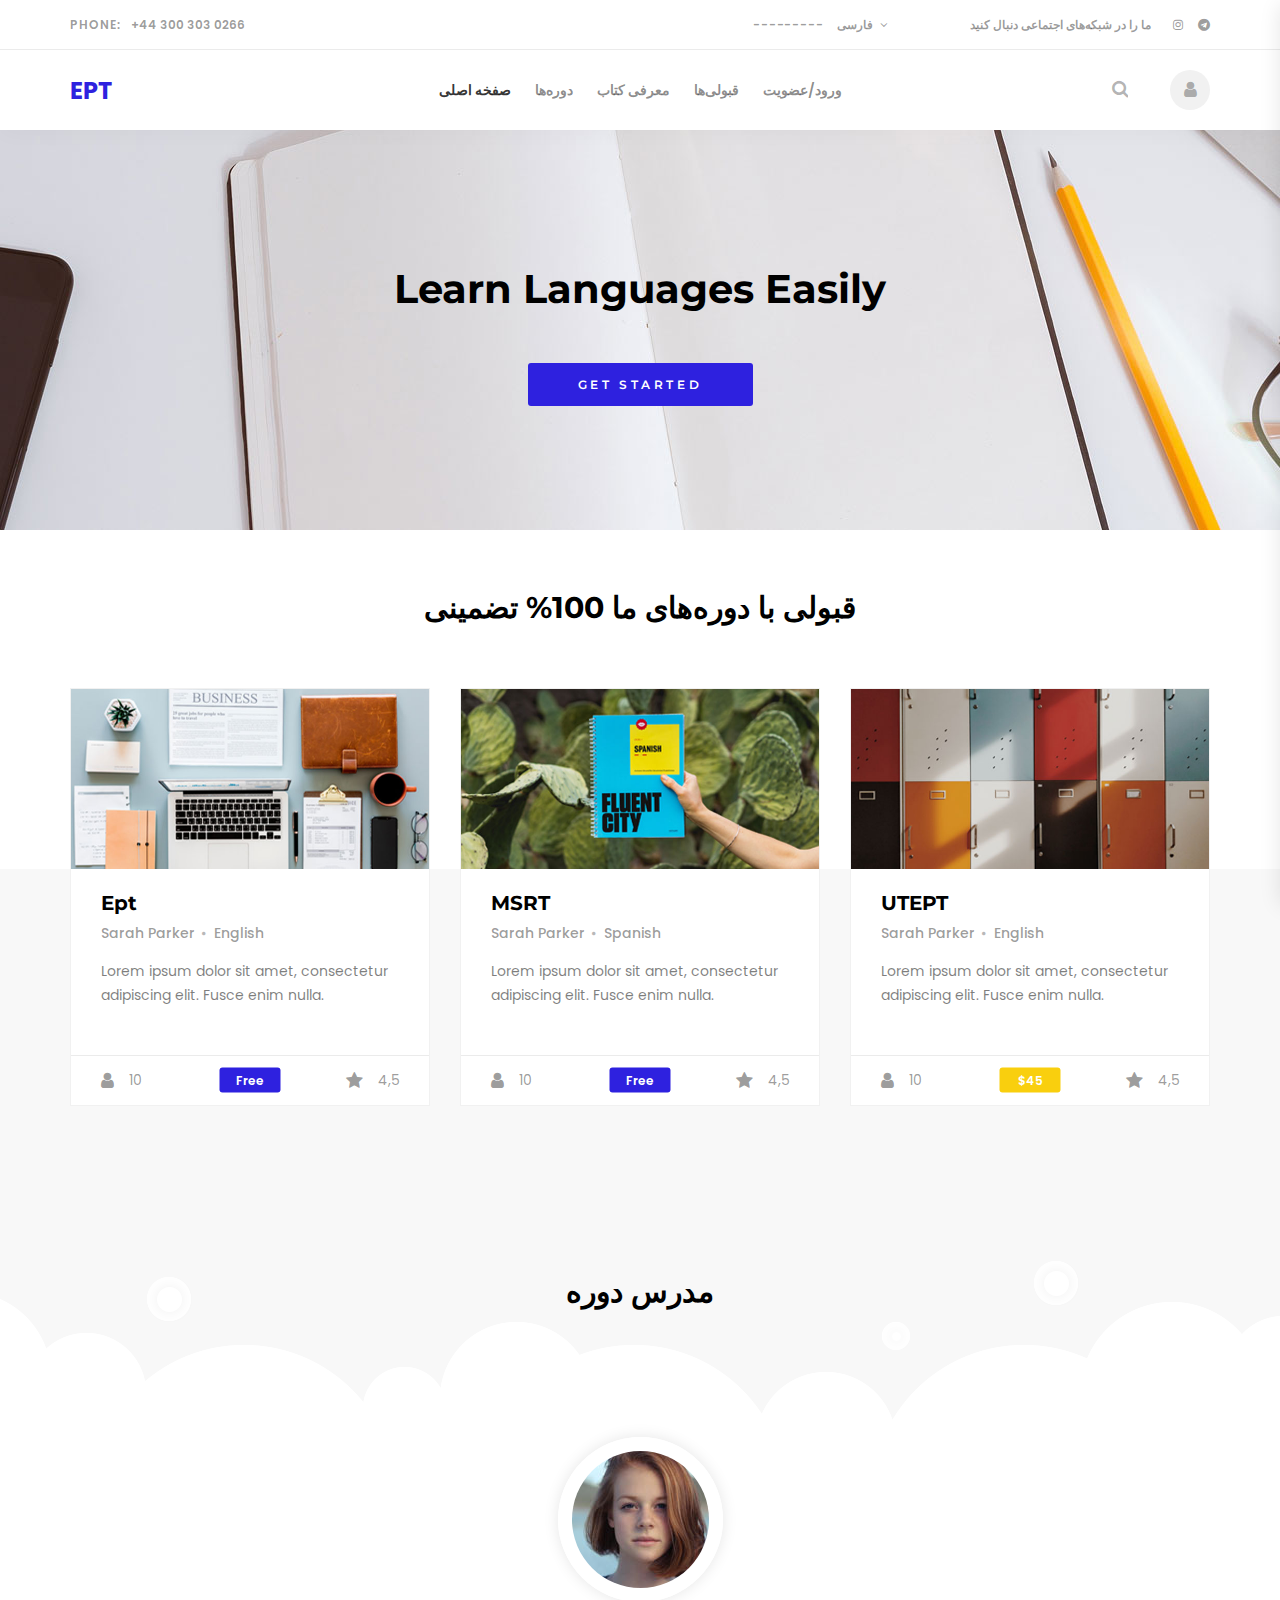
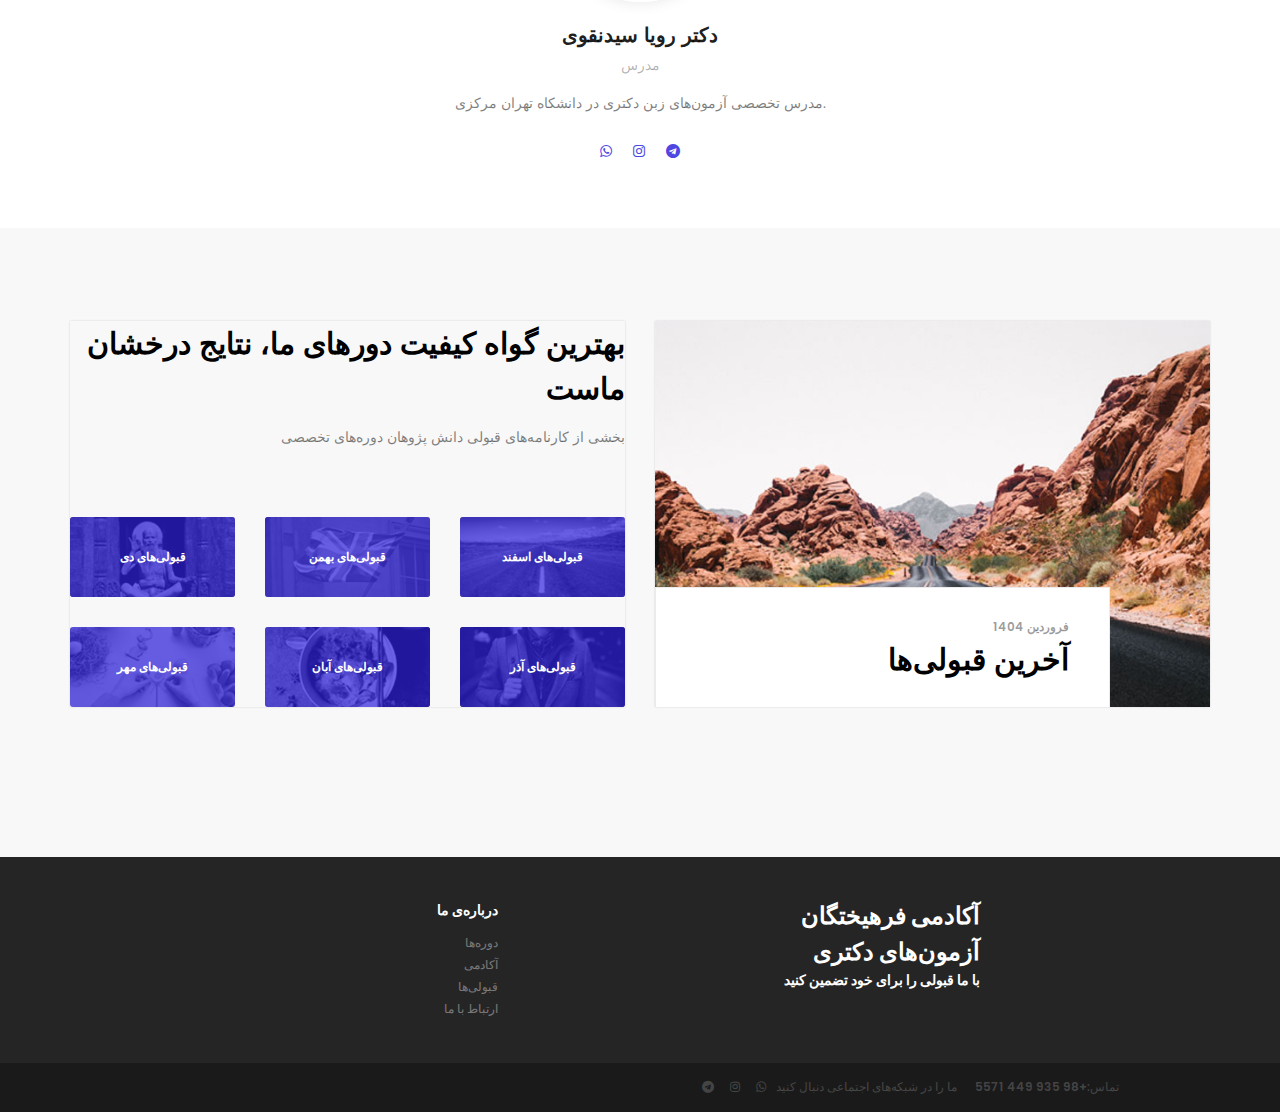
<file: index.html>
<!DOCTYPE html>
<html lang="en">
<head>
<title>صفحه اصلی</title>
<meta charset="utf-8">
<meta http-equiv="X-UA-Compatible" content="IE=edge">
<meta name="description" content="EPT project">
<meta name="viewport" content="width=device-width, initial-scale=1">
<link rel="stylesheet" type="text/css" href="styles/bootstrap4/bootstrap.min.css">
<link href="plugins/font-awesome-4.7.0/css/font-awesome.min.css" rel="stylesheet" type="text/css">
<link rel="stylesheet" type="text/css" href="plugins/OwlCarousel2-2.2.1/owl.carousel.css">
<link rel="stylesheet" type="text/css" href="plugins/OwlCarousel2-2.2.1/owl.theme.default.css">
<link rel="stylesheet" type="text/css" href="plugins/OwlCarousel2-2.2.1/animate.css">
<link rel="stylesheet" type="text/css" href="styles/main_styles.css">
<link rel="stylesheet" type="text/css" href="styles/responsive.css">
</head>
<body>

<div class="super_container">

	<!-- Header -->

	<header class="header">
			
		<!-- Top Bar -->
		<div class="top_bar">
			<div class="top_bar_container">
				<div class="container">
					<div class="row">
						<div class="col">
							<div class="top_bar_content d-flex flex-row align-items-center justify-content-start">
								<div class="top_bar_phone"><span class="top_bar_title">phone:</span>+44 300 303 0266</div>
								<div class="top_bar_right ml-auto">

									<!-- Language -->
									<div class="top_bar_lang">
										<span class="top_bar_title">---------</span>
										<ul class="lang_list">
											<li class="hassubs">
												<a href="#">فارسی<i class="fa fa-angle-down" aria-hidden="true"></i></a>
												<ul>
													<li><a href="#">English</a></li>
													<li><a href="#">Japanese</a></li>
													<li><a href="#">Italian</a></li>
												</ul>
											</li>
										</ul>
									</div>

									<!-- Social -->
									<div class="top_bar_social">
										<span class="top_bar_title social_title">ما را در شبکه‌های اجتماعی دنبال کنید</span>
										<ul>
											<li><a href="#"><i class="fa fa-instagram" aria-hidden="true"></i></a></li>
											<li><a href="#"><i class="fa fa-telegram" aria-hidden="true"></i></a></li>
										</ul>
									</div>
								</div>
							</div>
						</div>
					</div>
				</div>
			</div>				
		</div>

		<!-- Header Content -->
		<div class="header_container">
			<div class="container">
				<div class="row">
					<div class="col">
						<div class="header_content d-flex flex-row align-items-center justify-content-start">
							<div class="logo_container mr-auto">
								<a href="#">
									<div class="logo_text">EPT</div>
								</a>
							</div>
							<nav class="main_nav_contaner">
								<ul class="main_nav">
									<li class="active"><a href="index.html">صفخه اصلی</a></li>
									<li><a href="courses.html">دوره‌ها</a></li>
									<li><a href="instructors.html">معرفی کتاب</a></li>
									<li><a href="blog.html">قبولی‌ها</a></li>
									<li><a href="contact.html">ورود/عضویت</a></li>
								</ul>
							</nav>
							<div class="header_content_right ml-auto text-right">
								<div class="header_search">
									<div class="search_form_container">
										<form action="#" id="search_form" class="search_form trans_400">
											<input type="search" class="header_search_input trans_400" placeholder="Type for Search" required="required">
											<div class="search_button">
												<i class="fa fa-search" aria-hidden="true"></i>
											</div>
										</form>
									</div>
								</div>

								<!-- Hamburger -->

								<div class="user"><a href="#"><i class="fa fa-user" aria-hidden="true"></i></a></div>
								<div class="hamburger menu_mm">
									<i class="fa fa-bars menu_mm" aria-hidden="true"></i>
								</div>
							</div>

						</div>
					</div>
				</div>
			</div>
		</div>

	</header>

	<!-- Menu -->

	<div class="menu d-flex flex-column align-items-end justify-content-start text-right menu_mm trans_400">
		<div class="menu_close_container"><div class="menu_close"><div></div><div></div></div></div>
		<div class="search">
			<form action="#" class="header_search_form menu_mm">
				<input type="search" class="search_input menu_mm" placeholder="Search" required="required">
				<button class="header_search_button d-flex flex-column align-items-center justify-content-center menu_mm">
					<i class="fa fa-search menu_mm" aria-hidden="true"></i>
				</button>
			</form>
		</div>
		<nav class="menu_nav">
			<ul class="menu_mm">
				<li class="menu_mm"><a href="index.html">صفحه اصلی</a></li>
				<li class="menu_mm"><a href="courses.html">دوره‌ها</a></li>
				<li class="menu_mm"><a href="instructors.html">معرفی کتاب</a></li>
				<li class="menu_mm"><a href="#">قبولی</a></li>
				<li class="menu_mm"><a href="blog.html">Blog</a></li>
				<li class="menu_mm"><a href="contact.html">ورود/عضویت</a></li>
			</ul>
		</nav>
		<div class="menu_extra">
			<div class="menu_phone"><span class="menu_title">phone:</span>+44 300 303 0266</div>
			<div class="menu_social">
				<span class="menu_title">follow us</span>
				<ul>
					<li><a href="#"><i class="fa fa-facebook" aria-hidden="true"></i></a></li>
					<li><a href="#"><i class="fa fa-instagram" aria-hidden="true"></i></a></li>
					<li><a href="#"><i class="fa fa-twitter" aria-hidden="true"></i></a></li>
				</ul>
			</div>
		</div>
	</div>
	
	<!-- Home -->

	<div class="home">
		<div class="home_background" style="background-image: url(images/index_background.jpg);"></div>
		<div class="home_content">
			<div class="container">
				<div class="row">
					<div class="col text-center">
						<h1 class="home_title">Learn Languages Easily</h1>
						<div class="home_button trans_200"><a href="#">get started</a></div>
					</div>
				</div>
			</div>
		</div>
	</div>


	<!-- Courses -->

	<div class="courses">
		<div class="courses_background"></div>
		<div class="container">
			<div class="row">
				<div class="col">
					<h2 class="section_title text-center">قبولی با دوره‌های ما 100% تضمینی</h2>
				</div>
			</div>
			<div class="row courses_row">

				<!-- Course -->
				<div class="col-lg-4 course_col">
					<div class="course">
						<div class="course_image"><img src="images/course_1.jpg" alt=""></div>
						<div class="course_body">
							<div class="course_title"><a href="course.html">Ept</a></div>
							<div class="course_info">
								<ul>
									<li><a href="instructors.html">Sarah Parker</a></li>
									<li><a href="#">English</a></li>
								</ul>
							</div>
							<div class="course_text">
								<p>Lorem ipsum dolor sit amet, consectetur adipiscing elit. Fusce enim nulla.</p>
							</div>
						</div>
						<div class="course_footer d-flex flex-row align-items-center justify-content-start">
							<div class="course_students"><i class="fa fa-user" aria-hidden="true"></i><span>10</span></div>
							<div class="course_rating ml-auto"><i class="fa fa-star" aria-hidden="true"></i><span>4,5</span></div>
							<div class="course_mark course_free trans_200"><a href="#">Free</a></div>
						</div>
					</div>
				</div>

				<!-- Course -->
				<div class="col-lg-4 course_col">
					<div class="course">
						<div class="course_image"><img src="images/course_2.jpg" alt=""></div>
						<div class="course_body">
							<div class="course_title"><a href="course.html">MSRT</a></div>
							<div class="course_info">
								<ul>
									<li><a href="instructors.html">Sarah Parker</a></li>
									<li><a href="#">Spanish</a></li>
								</ul>
							</div>
							<div class="course_text">
								<p>Lorem ipsum dolor sit amet, consectetur adipiscing elit. Fusce enim nulla.</p>
							</div>
						</div>
						<div class="course_footer d-flex flex-row align-items-center justify-content-start">
							<div class="course_students"><i class="fa fa-user" aria-hidden="true"></i><span>10</span></div>
							<div class="course_rating ml-auto"><i class="fa fa-star" aria-hidden="true"></i><span>4,5</span></div>
							<div class="course_mark course_free trans_200"><a href="#">Free</a></div>
						</div>
					</div>
				</div>

				<!-- Course -->
				<div class="col-lg-4 course_col">
					<div class="course">
						<div class="course_image"><img src="images/course_3.jpg" alt=""></div>
						<div class="course_body">
							<div class="course_title"><a href="course.html">UTEPT</a></div>
							<div class="course_info">
								<ul>
									<li><a href="instructors.html">Sarah Parker</a></li>
									<li><a href="#">English</a></li>
								</ul>
							</div>
							<div class="course_text">
								<p>Lorem ipsum dolor sit amet, consectetur adipiscing elit. Fusce enim nulla.</p>
							</div>
						</div>
						<div class="course_footer d-flex flex-row align-items-center justify-content-start">
							<div class="course_students"><i class="fa fa-user" aria-hidden="true"></i><span>10</span></div>
							<div class="course_rating ml-auto"><i class="fa fa-star" aria-hidden="true"></i><span>4,5</span></div>
							<div class="course_mark trans_200"><a href="#">$45</a></div>
						</div>
					</div>
				</div>

			</div>
		</div>
	</div>

	<!-- Instructors -->

	<div class="instructors">
		<div class="instructors_background" style="background-image:url(images/instructors_background.png)"></div>
		<div class="container">
			<div class="row">
				<div class="col">
					<h2 class="section_title text-center">مدرس دوره‌</h2>
				</div>
			</div>
			<div class="row instructors_row">

				<!-- Instructor -->
				<div class="col-lg-12 instructor_col">
					<div class="instructor text-center">
						<div class="instructor_image_container">
							<div class="instructor_image"><img src="images/instructor_1.jpg" alt=""></div>
						</div>
						<div class="instructor_name"><a href="instructors.html">دکتر رویا سیدنقوی</a></div>
						<div class="instructor_title">مدرس</div>
						<div class="instructor_text">
							<p>مدرس تخصصی آزمون‌های زبن دکتری در دانشکاه تهران مرکزی.</p>
						</div>
						<div class="instructor_social">
							<ul>
								<li><a href="#"><i class="fa fa-whatsapp" aria-hidden="true"></i></a></li>
								<li><a href="#"><i class="fa fa-instagram" aria-hidden="true"></i></a></li>
								<li><a href="#"><i class="fa fa-telegram" aria-hidden="true"></i></a></li>
							</ul>
						</div>
					</div>
				</div>

			</div>
		</div>
	</div>


	<!-- Blog -->

	<div class="blog">
		<div class="container">
			<div class="row row-lg-eq-height">
				
				<!-- Blog Left -->
				<div class="col-lg-6 order_lg_1">
					<div class="blog_right">
						<div class="blog_title">بهترین گواه کیفیت دورهای ما، نتایج درخشان ماست</div>
						<div class="blog_text">
							<p>بخشی از کارنامه‌های قبولی دانش‌ پژوهان دوره‌های تخصصی</p>
						</div>
						<div class="blog_categories">
							<div class="row categories_row">

								<!-- Category -->
								<div class="col-md-4 blog_category_col">
									<a href="blog.html">
										<div class="blog_category">
											<div class="blog_category_image"><img src="images/blog_1.jpg" alt=""></div>
											<div class="blog_category_title">قبولی‌های اسفند</div>
										</div>
									</a>
								</div>

								<!-- Category -->
								<div class="col-md-4 blog_category_col">
									<a href="blog.html">
										<div class="blog_category">
											<div class="blog_category_image"><img src="images/blog_2.jpg" alt=""></div>
											<div class="blog_category_title">قبولی‌های بهمن</div>
										</div>
									</a>
								</div>

								<!-- Category -->
								<div class="col-md-4 blog_category_col">
									<a href="blog.html">
										<div class="blog_category">
											<div class="blog_category_image"><img src="images/blog_3.jpg" alt=""></div>
											<div class="blog_category_title">قبولی‌های دی</div>
										</div>
									</a>
								</div>

								<!-- Category -->
								<div class="col-md-4 blog_category_col">
									<a href="blog.html">
										<div class="blog_category">
											<div class="blog_category_image"><img src="images/blog_4.jpg" alt=""></div>
											<div class="blog_category_title">قبولی‌های آذر</div>
										</div>
									</a>
								</div>

								<!-- Category -->
								<div class="col-md-4 blog_category_col">
									<a href="blog.html">
										<div class="blog_category">
											<div class="blog_category_image"><img src="images/blog_5.jpg" alt=""></div>
											<div class="blog_category_title">قبولی‌های آبان</div>
										</div>
									</a>
								</div>

								<!-- Category -->
								<div class="col-md-4 blog_category_col">
									<a href="blog.html">
										<div class="blog_category">
											<div class="blog_category_image"><img src="images/blog_6.jpg" alt=""></div>
											<div class="blog_category_title">قبولی‌های مهر</div>
										</div>
									</a>
								</div>

							</div>
						</div>
					</div>
				</div>

				<!-- Blog Right -->

				<div class="col-lg-6">
					<div class="blog_right">
						<div class="blog_image" style="background-image:url(images/blog_7.jpg)"></div>
						<div class="blog_title_container">
							<div class="blog_right_category"><a href="#">فروردین 1404</a></div>
							<div class="blog_right_title"><a href="blog_single.html">آخرین قبولی‌ها</a></div>
							<div class="blog_right_text">
								<p>Whether it is a signup flow, a multi-view stepper, or a monotonous data entry interface, forms are one of the most important components of digital product design.</p>
							</div>
							<div class="read_more"><a href="blog_single.html">Read More <img src="images/right.png" alt=""></a></div>
						</div>
					</div>
				</div>
			</div>
		</div>
	</div>

	<!-- Footer -->

	<footer class="footer">
		<div class="footer_body">
			<div class="container">
				<div class="row">

					<!-- Newsletter -->
					<div class="col-lg-3 footer_col">
						<div class="newsletter_container d-flex flex-column align-items-start justify-content-end">
							<div class="footer_logo mb-auto"><a href="#">آکادمی فرهیختگان آزمون‌های دکتری</a></div>
							<div class="footer_title">با ما قبولی را برای خود تضمین کنید</div>
							<form action="#" id="newsletter_form" class="newsletter_form">
							</form>
						</div>
					</div>

					<!-- About -->
					<div class="col-lg-2 offset-lg-3 footer_col">
						<div>
							<div class="footer_title">درباره‌ی ما</div>
							<ul class="footer_list">
								<li><a href="#">دوره‌ها</a></li>
								<li><a href="#">آکادمی</a></li>
								<li><a href="#">قبولی‌ها</a></li>
								<li><a href="#">ارتباط با ما</a></li>
							</ul>
						</div>
					</div>


				</div>
			</div>
		</div>
		<div class="copyright">
			<div class="container">
				<div class="row">
					<div class="col">
						<div class="copyright_content d-flex flex-md-row flex-column align-items-md-center align-items-start justify-content-start">
							
							<div class="cr_right ml-md-auto">
								<div class="footer_phone"><span class="cr_title">تماس:</span>+98 935 449 5571</div>
								<div class="footer_social">
									<span class="cr_social_title">ما را در شبکه‌های اجتماعی دنبال کنید</span>
									<ul>
										<li><a href="#"><i class="fa fa-whatsapp" aria-hidden="true"></i></a></li>
										<li><a href="#"><i class="fa fa-instagram" aria-hidden="true"></i></a></li>
										<li><a href="#"><i class="fa fa-telegram" aria-hidden="true"></i></a></li>
									</ul>
								</div>
							</div>
						</div>
					</div>
				</div>
			</div>
		</div>
	</footer>
</div>

<script src="js/jquery-3.2.1.min.js"></script>
<script src="styles/bootstrap4/popper.js"></script>
<script src="styles/bootstrap4/bootstrap.min.js"></script>
<script src="plugins/OwlCarousel2-2.2.1/owl.carousel.js"></script>
<script src="plugins/easing/easing.js"></script>
<script src="js/custom.js"></script>
</body>
</html>
</file>
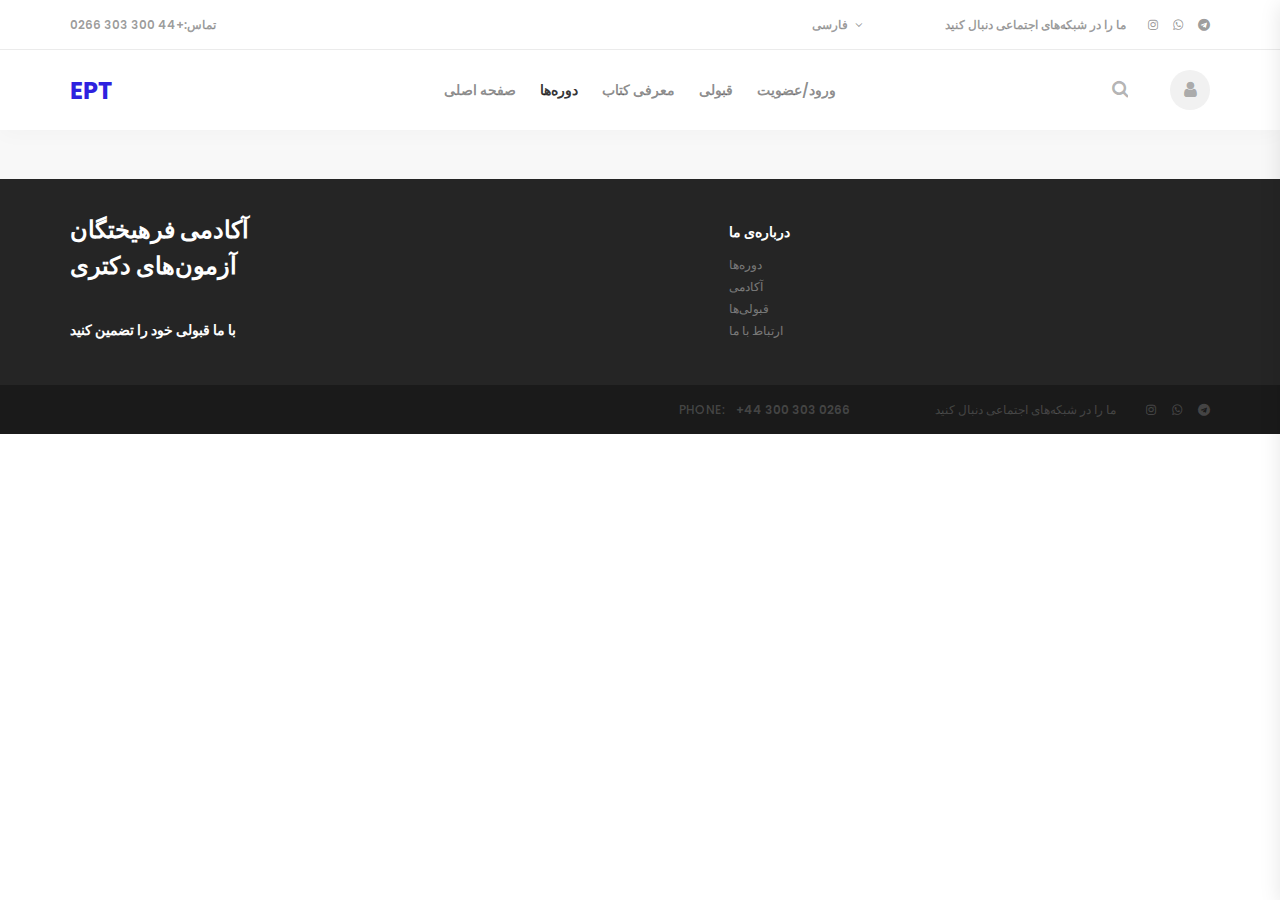
<file: blog.html>
<!DOCTYPE html>
<html lang="en">
<head>
<title>Blog</title>
<meta charset="utf-8">
<meta http-equiv="X-UA-Compatible" content="IE=edge">
<meta name="description" content="Lingua project">
<meta name="viewport" content="width=device-width, initial-scale=1">
<link rel="stylesheet" type="text/css" href="styles/bootstrap4/bootstrap.min.css">
<link href="plugins/font-awesome-4.7.0/css/font-awesome.min.css" rel="stylesheet" type="text/css">
<link rel="stylesheet" type="text/css" href="plugins/OwlCarousel2-2.2.1/owl.carousel.css">
<link rel="stylesheet" type="text/css" href="plugins/OwlCarousel2-2.2.1/owl.theme.default.css">
<link rel="stylesheet" type="text/css" href="plugins/OwlCarousel2-2.2.1/animate.css">
<link href="plugins/video-js/video-js.css" rel="stylesheet" type="text/css">
<link rel="stylesheet" type="text/css" href="styles/blog.css">
<link rel="stylesheet" type="text/css" href="styles/blog_responsive.css">
</head>
<body>

<div class="super_container">

	<!-- Header -->

	<header class="header">
			
		<!-- Top Bar -->
		<div class="top_bar">
			<div class="top_bar_container">
				<div class="container">
					<div class="row">
						<div class="col">
							<div class="top_bar_content d-flex flex-row align-items-center justify-content-start">
								<div class="top_bar_phone"><span class="top_bar_title">تماس:</span>+44 300 303 0266</div>
								<div class="top_bar_right ml-auto">

									<!-- Language -->
									<div class="top_bar_lang">
										<span class="top_bar_title"></span>
										<ul class="lang_list">
											<li class="hassubs">
												<a href="#">فارسی<i class="fa fa-angle-down" aria-hidden="true"></i></a>
												<ul>
													<li><a href="#">English</a></li>
													<li><a href="#">Italian</a></li>
												</ul>
											</li>
										</ul>
									</div>

									<!-- Social -->
									<div class="top_bar_social">
										<span class="top_bar_title social_title">ما را در شبکه‌های اجتماعی دنبال کنید</span>
										<ul>
											<li><a href="#"><i class="fa fa-instagram" aria-hidden="true"></i></a></li>
											<li><a href="#"><i class="fa fa-whatsapp" aria-hidden="true"></i></a></li>
											<li><a href="#"><i class="fa fa-telegram" aria-hidden="true"></i></a></li>
										</ul>
									</div>
								</div>
							</div>
						</div>
					</div>
				</div>
			</div>				
		</div>

		<!-- Header Content -->
		<div class="header_container">
			<div class="container">
				<div class="row">
					<div class="col">
						<div class="header_content d-flex flex-row align-items-center justify-content-start">
							<div class="logo_container mr-auto">
								<a href="#">
									<div class="logo_text">EPT</div>
								</a>
							</div>
							<nav class="main_nav_contaner">
								<ul class="main_nav">
									<li><a href="index.html">صفحه اصلی</a></li>
									<li class="active"><a href="courses.html">دوره‌ها</a></li>
									<li><a href="instructors.html">معرفی کتاب</a></li>
									<li><a href="blog.html">قبولی</a></li>
									<li><a href="contact.html">ورود/عضویت</a></li>
								</ul>
							</nav>
							<div class="header_content_right ml-auto text-right">
								<div class="header_search">
									<div class="search_form_container">
										<form action="#" id="search_form" class="search_form trans_400">
											<input type="search" class="header_search_input trans_400" placeholder="Type for Search" required="required">
											<div class="search_button">
												<i class="fa fa-search" aria-hidden="true"></i>
											</div>
										</form>
									</div>
								</div>

								<!-- Hamburger -->

								<div class="user"><a href="#"><i class="fa fa-user" aria-hidden="true"></i></a></div>
								<div class="hamburger menu_mm">
									<i class="fa fa-bars menu_mm" aria-hidden="true"></i>
								</div>
							</div>

						</div>
					</div>
				</div>
			</div>
		</div>

	</header>

	<!-- Menu -->

	<div class="menu d-flex flex-column align-items-end justify-content-start text-right menu_mm trans_400">
		<div class="menu_close_container"><div class="menu_close"><div></div><div></div></div></div>
		<div class="search">
			<form action="#" class="header_search_form menu_mm">
				<input type="search" class="search_input menu_mm" placeholder="Search" required="required">
				<button class="header_search_button d-flex flex-column align-items-center justify-content-center menu_mm">
					<i class="fa fa-search menu_mm" aria-hidden="true"></i>
				</button>
			</form>
		</div>
		<nav class="menu_nav">
			<ul class="menu_mm">
				<li class="menu_mm"><a href="index.html">ص</a></li>
				<li class="menu_mm"><a href="courses.html">Courses</a></li>
				<li class="menu_mm"><a href="instructors.html">Instructors</a></li>
				<li class="menu_mm"><a href="#">Events</a></li>
				<li class="menu_mm"><a href="blog.html">Blog</a></li>
				<li class="menu_mm"><a href="contact.html">Contact</a></li>
			</ul>
		</nav>
		<div class="menu_extra">
			<div class="menu_phone"><span class="menu_title">phone:</span>+44 300 303 0266</div>
			<div class="menu_social">
				<span class="menu_title">follow us</span>
				<ul>
					<li><a href="#"><i class="fa fa-facebook" aria-hidden="true"></i></a></li>
					<li><a href="#"><i class="fa fa-instagram" aria-hidden="true"></i></a></li>
					<li><a href="#"><i class="fa fa-twitter" aria-hidden="true"></i></a></li>
				</ul>
			</div>
		</div>
	</div>
	
	<!-- Home -->

	<div class="home">
		
	</div>

	<!-- Blog -->

	<!-- <div class="blog">
		<div class="container">
			<div class="row">
				<div class="col">
					<div class="welcome_title">Welcome to our blog!</div>
				</div>
			</div>
			<div class="row categories_row"> -->

				<!-- Category -->
				<!-- <div class="col-xl-2 col-lg-4 col-md-6 blog_category_col">
					<a href="blog.html">
						<div class="blog_category">
							<div class="blog_category_image"><img src="images/blog_1.jpg" alt=""></div>
							<div class="blog_category_title">travel</div>
						</div>
					</a>
				</div> -->

				<!-- Category -->
				<!-- <div class="col-xl-2 col-lg-4 col-md-6 blog_category_col">
					<a href="blog.html">
						<div class="blog_category">
							<div class="blog_category_image"><img src="images/blog_2.jpg" alt=""></div>
							<div class="blog_category_title">languages</div>
						</div>
					</a>
				</div> -->

				<!-- Category -->
				<!-- <div class="col-xl-2 col-lg-4 col-md-6 blog_category_col">
					<a href="blog.html">
						<div class="blog_category">
							<div class="blog_category_image"><img src="images/blog_3.jpg" alt=""></div>
							<div class="blog_category_title">cultures</div>
						</div>
					</a>
				</div> -->

				<!-- Category -->
				<!-- <div class="col-xl-2 col-lg-4 col-md-6 blog_category_col">
					<a href="blog.html">
						<div class="blog_category">
							<div class="blog_category_image"><img src="images/blog_4.jpg" alt=""></div>
							<div class="blog_category_title">fashion</div>
						</div>
					</a>
				</div> -->

				<!-- Category -->
				<!-- <div class="col-xl-2 col-lg-4 col-md-6 blog_category_col">
					<a href="blog.html">
						<div class="blog_category">
							<div class="blog_category_image"><img src="images/blog_5.jpg" alt=""></div>
							<div class="blog_category_title">cooking</div>
						</div>
					</a>
				</div> -->

				<!-- Category -->
				<!-- <div class="col-xl-2 col-lg-4 col-md-6 blog_category_col">
					<a href="blog.html">
						<div class="blog_category">
							<div class="blog_category_image"><img src="images/blog_6.jpg" alt=""></div>
							<div class="blog_category_title">hobbies</div>
						</div>
					</a>
				</div>
			</div> -->

			<!-- Blog Posts -->
			
			<!-- <div class="row blog_row"> -->

				<!-- Blog Post -->
				<!-- <div class="col-lg-6">
					<div class="blog_post">
						<div class="blog_image" style="background-image:url(images/blog_7.jpg)"></div>
						<div class="blog_title_container">
							<div class="blog_post_category"><a href="#">travel</a></div>
							<div class="blog_post_title"><a href="blog_single.html">Design Better Forms</a></div>
							<div class="blog_post_text">
								<p>Whether it is a signup flow, a multi-view stepper, or a monotonous data entry interface, forms are one of the most important components of digital product design.</p>
							</div>
							<div class="read_more"><a href="blog_single.html">Read More <img src="images/right.png" alt=""></a></div>
						</div>
					</div>
				</div> -->

				<!-- Blog Post -->
				<!-- <div class="col-lg-6">
					<div class="blog_post">
						<div class="blog_image" style="background-image:url(images/blog_8.jpg)"></div>
						<div class="blog_title_container">
							<div class="blog_post_category"><a href="#">travel</a></div>
							<div class="blog_post_title"><a href="blog_single.html">Art Helps Healing</a></div>
							<div class="blog_post_text">
								<p>Whether it is a signup flow, a multi-view stepper, or a monotonous data entry interface, forms are one of the most important components of digital product design.</p>
							</div>
							<div class="read_more"><a href="blog_single.html">Read More <img src="images/right.png" alt=""></a></div>
						</div>
					</div>
				</div> -->

				<!-- Blog Post -->
				<!-- <div class="col-lg-6">
					<div class="blog_post">
						<div class="blog_image" style="background-image:url(images/blog_9.jpg)"></div>
						<div class="blog_title_container">
							<div class="blog_post_category"><a href="#">travel</a></div>
							<div class="blog_post_title"><a href="blog_single.html">Art Helps Healing</a></div>
							<div class="blog_post_text">
								<p>Whether it is a signup flow, a multi-view stepper, or a monotonous data entry interface, forms are one of the most important components of digital product design.</p>
							</div>
							<div class="read_more"><a href="blog_single.html">Read More <img src="images/right.png" alt=""></a></div>
						</div>
					</div>
				</div> -->

				<!-- Blog Post -->
				<!-- <div class="col-lg-6">
					<div class="blog_post">
						<div class="blog_image" style="background-image:url(images/blog_10.jpg)"></div>
						<div class="blog_title_container">
							<div class="blog_post_category"><a href="#">travel</a></div>
							<div class="blog_post_title"><a href="blog_single.html">Art Helps Healing</a></div>
							<div class="blog_post_text">
								<p>Whether it is a signup flow, a multi-view stepper, or a monotonous data entry interface, forms are one of the most important components of digital product design.</p>
							</div>
							<div class="read_more"><a href="blog_single.html">Read More <img src="images/right.png" alt=""></a></div>
						</div>
					</div>
				</div> -->

				<!-- Blog Post -->
				<!-- <div class="col-lg-6">
					<div class="blog_post">
						<div class="blog_image" style="background-image:url(images/blog_11.jpg)"></div>
						<div class="blog_title_container">
							<div class="blog_post_category"><a href="#">travel</a></div>
							<div class="blog_post_title"><a href="blog_single.html">Art Helps Healing</a></div>
							<div class="blog_post_text">
								<p>Whether it is a signup flow, a multi-view stepper, or a monotonous data entry interface, forms are one of the most important components of digital product design.</p>
							</div>
							<div class="read_more"><a href="blog_single.html">Read More <img src="images/right.png" alt=""></a></div>
						</div>
					</div>
				</div> -->

				<!-- Blog Post -->
				<!-- <div class="col-lg-6">
					<div class="blog_post">
						<div class="blog_image" style="background-image:url(images/blog_12.jpg)"></div>
						<div class="blog_title_container">
							<div class="blog_post_category"><a href="#">travel</a></div>
							<div class="blog_post_title"><a href="blog_single.html">Art Helps Healing</a></div>
							<div class="blog_post_text">
								<p>Whether it is a signup flow, a multi-view stepper, or a monotonous data entry interface, forms are one of the most important components of digital product design.</p>
							</div>
							<div class="read_more"><a href="blog_single.html">Read More <img src="images/right.png" alt=""></a></div>
						</div>
					</div>
				</div>

			</div> -->

			<!-- Load More -->
			<!-- <div class="row">
				<div class="col">
					<div class="load_more_button"><a href="#">load more</a></div>
				</div>
			</div>
		</div>
	</div> -->

	<!-- Footer -->

	<footer class="footer">
		<div class="footer_body">
			<div class="container">
				<div class="row">

					<!-- Newsletter -->
					<div class="col-lg-3 footer_col">
						<div class="newsletter_container d-flex flex-column align-items-start justify-content-end">
							<div class="footer_logo mb-auto"><a href="#">آکادمی فرهیختگان آزمون‌های دکتری</a></div>
							<div class="footer_title">با ما قبولی خود را تضمین کنید</div>
						</div>
					</div>

					<!-- About -->
					<div class="col-lg-2 offset-lg-3 footer_col">
						<div>
							<div class="footer_title">درباره‌ی ما</div>
							<ul class="footer_list">
								<li><a href="#">دوره‌ها</a></li>
								<li><a href="#">آکادمی</a></li>
								<li><a href="#">قبولی‌ها</a></li>
								<li><a href="#">ارتباط با ما</a></li>
							</ul>
						</div>
					</div>
				</div>
			</div>
		</div>
		<div class="copyright">
			<div class="container">
				<div class="row">
					<div class="col">
						<div class="copyright_content d-flex flex-md-row flex-column align-items-md-center align-items-start justify-content-start">
							
							<div class="cr_right ml-md-auto">
								<div class="footer_phone"><span class="cr_title">phone:</span>+44 300 303 0266</div>
								<div class="footer_social">
									<span class="cr_social_title">ما را در شبکه‌های اجتماعی دنبال کنید</span>
									<ul>
										<li><a href="#"><i class="fa fa-instagram" aria-hidden="true"></i></a></li>
										<li><a href="#"><i class="fa fa-whatsapp" aria-hidden="true"></i></a></li>
										<li><a href="#"><i class="fa fa-telegram" aria-hidden="true"></i></a></li>
									</ul>
								</div>
							</div>
						</div>
					</div>
				</div>
			</div>
		</div>
	</footer>
</div>

<script src="js/jquery-3.2.1.min.js"></script>
<script src="styles/bootstrap4/popper.js"></script>
<script src="styles/bootstrap4/bootstrap.min.js"></script>
<script src="plugins/OwlCarousel2-2.2.1/owl.carousel.js"></script>
<script src="plugins/easing/easing.js"></script>
<script src="plugins/parallax-js-master/parallax.min.js"></script>
<script src="js/blog.js"></script>
</body>
</html>
</file>
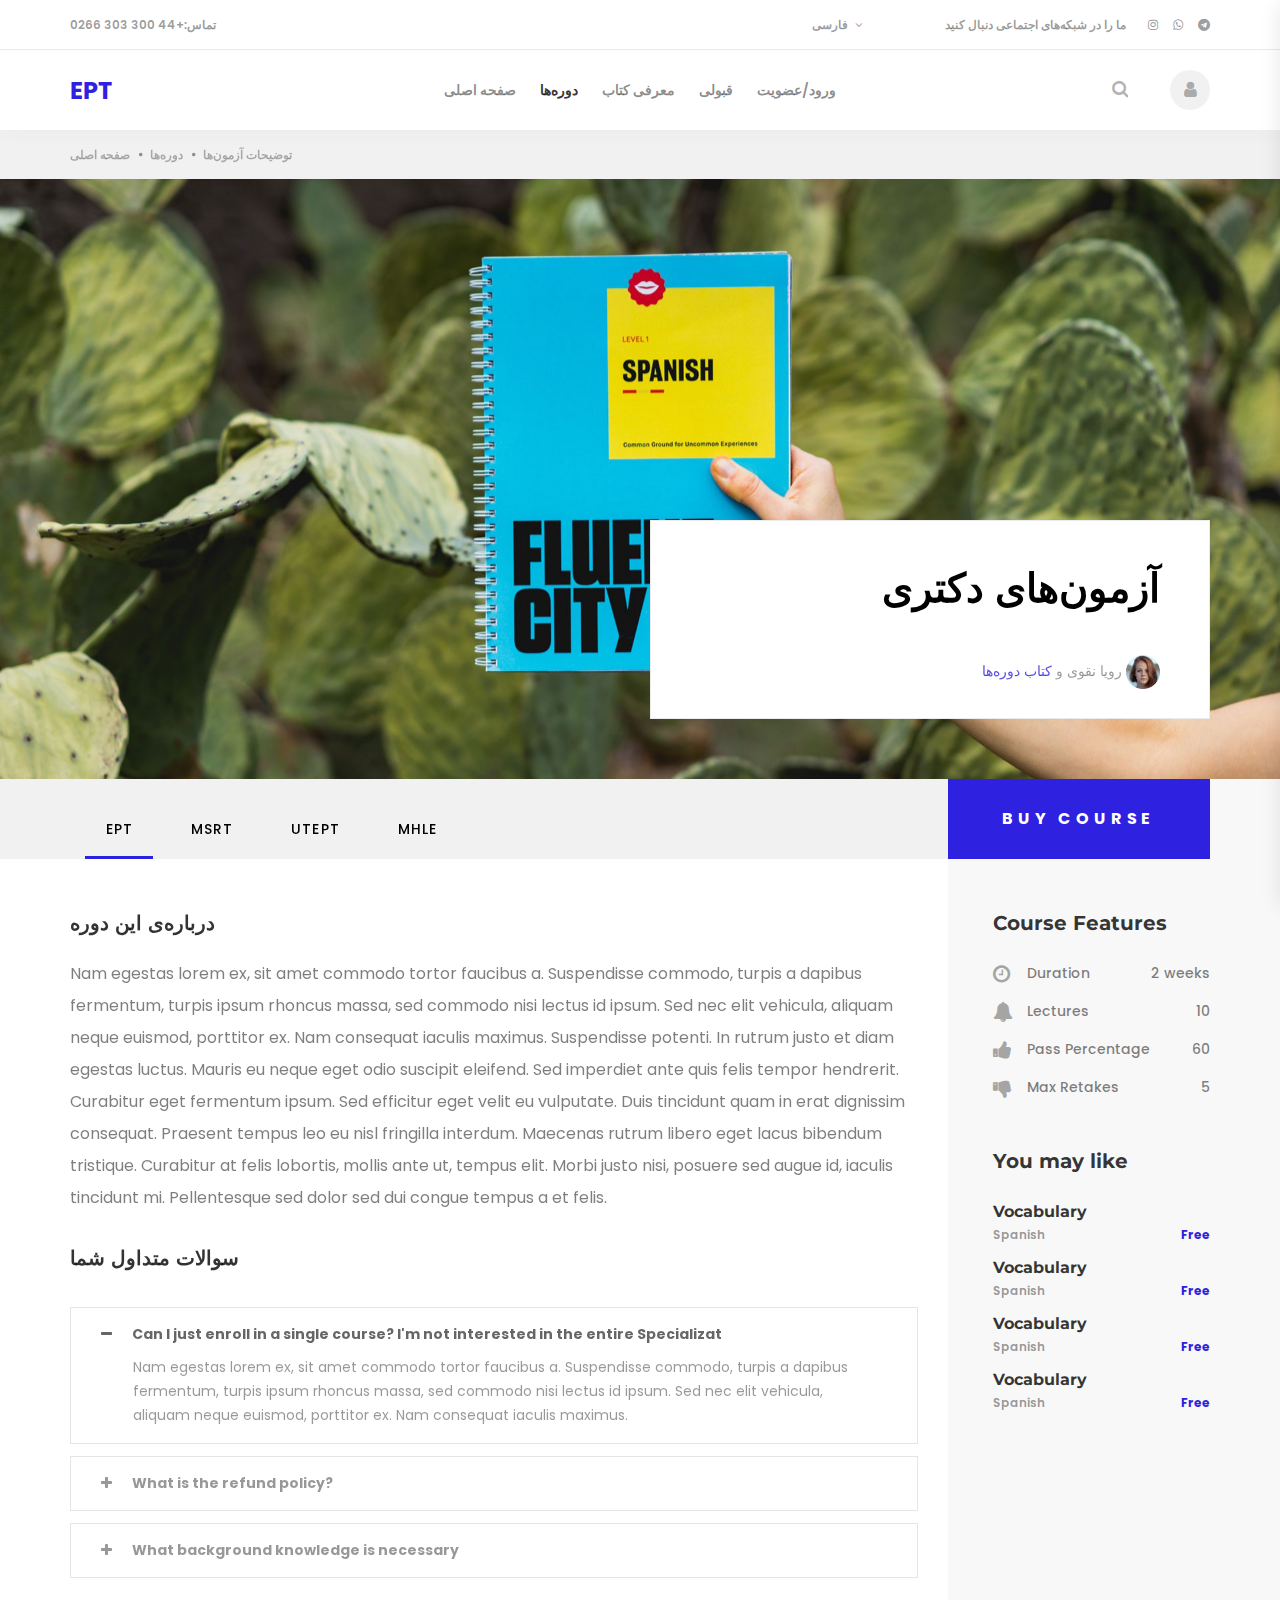
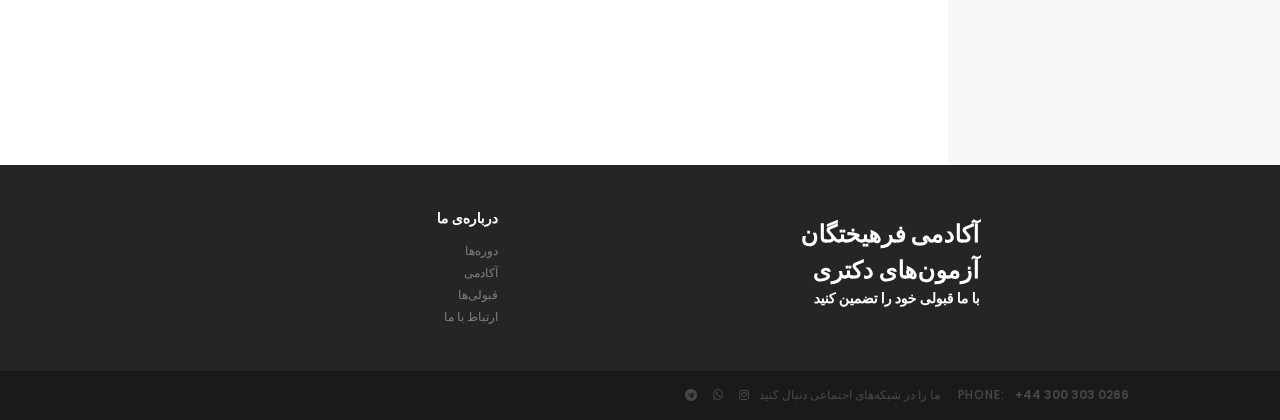
<file: course.html>
<!DOCTYPE html>
<html lang="en">
<head>
<title>دوره‌ها</title>
<meta charset="utf-8">
<meta http-equiv="X-UA-Compatible" content="IE=edge">
<meta name="description" content="Lingua project">
<meta name="viewport" content="width=device-width, initial-scale=1">
<link rel="stylesheet" type="text/css" href="styles/bootstrap4/bootstrap.min.css">
<link href="plugins/font-awesome-4.7.0/css/font-awesome.min.css" rel="stylesheet" type="text/css">
<link rel="stylesheet" type="text/css" href="plugins/OwlCarousel2-2.2.1/owl.carousel.css">
<link rel="stylesheet" type="text/css" href="plugins/OwlCarousel2-2.2.1/owl.theme.default.css">
<link rel="stylesheet" type="text/css" href="plugins/OwlCarousel2-2.2.1/animate.css">
<link rel="stylesheet" type="text/css" href="styles/course.css">
<link rel="stylesheet" type="text/css" href="styles/course_responsive.css">
</head>
<body>

<div class="super_container">

	<!-- Header -->

	<header class="header">
			
		<!-- Top Bar -->
		<div class="top_bar">
			<div class="top_bar_container">
				<div class="container">
					<div class="row">
						<div class="col">
							<div class="top_bar_content d-flex flex-row align-items-center justify-content-start">
								<div class="top_bar_phone"><span class="top_bar_title">تماس:</span>+44 300 303 0266</div>
								<div class="top_bar_right ml-auto">

									<!-- Language -->
									<div class="top_bar_lang">
										<span class="top_bar_title"></span>
										<ul class="lang_list">
											<li class="hassubs">
												<a href="#">فارسی<i class="fa fa-angle-down" aria-hidden="true"></i></a>
												<ul>
													<li><a href="#">English</a></li>
													<li><a href="#">Italian</a></li>
												</ul>
											</li>
										</ul>
									</div>

									<!-- Social -->
									<div class="top_bar_social">
										<span class="top_bar_title social_title">ما را در شبکه‌های اجتماعی دنبال کنید</span>
										<ul>
											<li><a href="#"><i class="fa fa-instagram" aria-hidden="true"></i></a></li>
											<li><a href="#"><i class="fa fa-whatsapp" aria-hidden="true"></i></a></li>
											<li><a href="#"><i class="fa fa-telegram" aria-hidden="true"></i></a></li>
										</ul>
									</div>
								</div>
							</div>
						</div>
					</div>
				</div>
			</div>				
		</div>

		<!-- Header Content -->
		<div class="header_container">
			<div class="container">
				<div class="row">
					<div class="col">
						<div class="header_content d-flex flex-row align-items-center justify-content-start">
							<div class="logo_container mr-auto">
								<a href="#">
									<div class="logo_text">EPT</div>
								</a>
							</div>
							<nav class="main_nav_contaner">
								<ul class="main_nav">
									<li><a href="index.html">صفحه اصلی</a></li>
									<li class="active"><a href="courses.html">دوره‌ها</a></li>
									<li><a href="instructors.html">معرفی کتاب</a></li>
									<li><a href="blog.html">قبولی</a></li>
									<li><a href="contact.html">ورود/عضویت</a></li>
								</ul>
							</nav>
							<div class="header_content_right ml-auto text-right">
								<div class="header_search">
									<div class="search_form_container">
										<form action="#" id="search_form" class="search_form trans_400">
											<input type="search" class="header_search_input trans_400" placeholder="Type for Search" required="required">
											<div class="search_button">
												<i class="fa fa-search" aria-hidden="true"></i>
											</div>
										</form>
									</div>
								</div>

								<!-- Hamburger -->

								<div class="user"><a href="#"><i class="fa fa-user" aria-hidden="true"></i></a></div>
								<div class="hamburger menu_mm">
									<i class="fa fa-bars menu_mm" aria-hidden="true"></i>
								</div>
							</div>

						</div>
					</div>
				</div>
			</div>
		</div>

	</header>

	<!-- Menu -->

	<div class="menu d-flex flex-column align-items-end justify-content-start text-right menu_mm trans_400">
		<div class="menu_close_container"><div class="menu_close"><div></div><div></div></div></div>
		<div class="search">
			<form action="#" class="header_search_form menu_mm">
				<input type="search" class="search_input menu_mm" placeholder="Search" required="required">
				<button class="header_search_button d-flex flex-column align-items-center justify-content-center menu_mm">
					<i class="fa fa-search menu_mm" aria-hidden="true"></i>
				</button>
			</form>
		</div>
		<nav class="menu_nav">
			<ul class="menu_mm">
				<li class="menu_mm"><a href="index.html">ص</a></li>
				<li class="menu_mm"><a href="courses.html">Courses</a></li>
				<li class="menu_mm"><a href="instructors.html">Instructors</a></li>
				<li class="menu_mm"><a href="#">Events</a></li>
				<li class="menu_mm"><a href="blog.html">Blog</a></li>
				<li class="menu_mm"><a href="contact.html">Contact</a></li>
			</ul>
		</nav>
		<div class="menu_extra">
			<div class="menu_phone"><span class="menu_title">phone:</span>+44 300 303 0266</div>
			<div class="menu_social">
				<span class="menu_title">follow us</span>
				<ul>
					<li><a href="#"><i class="fa fa-facebook" aria-hidden="true"></i></a></li>
					<li><a href="#"><i class="fa fa-instagram" aria-hidden="true"></i></a></li>
					<li><a href="#"><i class="fa fa-twitter" aria-hidden="true"></i></a></li>
				</ul>
			</div>
		</div>
	</div>
	
	<!-- Home -->

	<div class="home">
		<div class="breadcrumbs_container">
			<div class="container">
				<div class="row">
					<div class="col">
						<ul class="breadcrumbs_list d-flex flex-row align-items-center justify-content-start">
							<li><a href="index.html">صفحه اصلی</a></li>
							<li><a href="courses.html">دوره‌ها</a></li>
							<li><a href="courses.html">توضیحات آزمون‌ها</a></li>
						</ul>
					</div>
				</div>
			</div>
		</div>
	</div>

	<!-- Intro -->

	<div class="intro">
		<div class="intro_background parallax-window" data-parallax="scroll" data-image-src="images/intro.jpg" data-speed="0.8"></div>
		<div class="container">
			<div class="row">
				<div class="col">
					<div class="intro_container d-flex flex-column align-items-start justify-content-end">
						<div class="intro_content">
							<div class="intro_title">آزمون‌های دکتری</div>
							<div class="intro_meta">
								<div class="intro_image"><img src="images/intro_user.jpg" alt=""></div>
								<div class="intro_instructors"><a href="instructors.html">رویا نقوی</a>  و  <span><a href="instructors.html">‌کتاب دوره‌ها</a></span></div>
							</div>
						</div>
					</div>
				</div>
			</div>
		</div>		
	</div>

	<!-- Course -->

	<div class="course">
		<div class="course_top"></div>
		<div class="container">
			<div class="row row-lg-eq-height">

				<!-- Panels -->
				<div class="col-lg-9">
					<div class="tab_panels">

						<!-- Tabs -->
						<div class="course_tabs_container">
							<div class="container">
								<div class="row">
									<div class="col-lg-9">
										<div class="tabs d-flex flex-row align-items-center justify-content-start">
											<div class="tab active">EPT</div>
											<div class="tab">MSRT</div>
											<div class="tab">UTEPT</div>
											<div class="tab">MHLE</div>
										</div>
									</div>
								</div>
							</div>		
						</div>

						<!-- EPT -->
						<div class="tab_panel description active">
							<div class="panel_title">درباره‌ی این دوره</div>
							<div class="panel_text">
								<p>Nam egestas lorem ex, sit amet commodo tortor faucibus a. Suspendisse commodo, turpis a dapibus fermentum, turpis ipsum rhoncus massa, sed commodo nisi lectus id ipsum. Sed nec elit vehicula, aliquam neque euismod, porttitor ex. Nam consequat iaculis maximus. Suspendisse potenti. In rutrum justo et diam egestas luctus. Mauris eu neque eget odio suscipit eleifend. Sed imperdiet ante quis felis tempor hendrerit. Curabitur eget fermentum ipsum. Sed efficitur eget velit eu vulputate. Duis tincidunt quam in erat dignissim consequat. Praesent tempus leo eu nisl fringilla interdum. Maecenas rutrum libero eget lacus bibendum tristique. Curabitur at felis lobortis, mollis ante ut, tempus elit. Morbi justo nisi, posuere sed augue id, iaculis tincidunt mi. Pellentesque sed dolor sed dui congue tempus a et felis.</p>
							</div>
							

							<!-- FAQs -->
							<div class="faqs">
								<div class="panel_title">سوالات متداول شما</div>
								<div class="accordions">
												
									<div class="elements_accordions">

										<div class="accordion_container">
											<div class="accordion d-flex flex-row align-items-center active"><div>Can I just enroll in a single course? I'm not interested in the entire Specializat</div></div>
											<div class="accordion_panel">
												<p>Nam egestas lorem ex, sit amet commodo tortor faucibus a. Suspendisse commodo, turpis a dapibus fermentum, turpis ipsum rhoncus massa, sed commodo nisi lectus id ipsum. Sed nec elit vehicula, aliquam neque euismod, porttitor ex. Nam consequat iaculis maximus.</p>
											</div>
										</div>

										<div class="accordion_container">
											<div class="accordion d-flex flex-row align-items-center"><div>What is the refund policy?</div></div>
											<div class="accordion_panel">
												<p>Nam egestas lorem ex, sit amet commodo tortor faucibus a. Suspendisse commodo, turpis a dapibus fermentum, turpis ipsum rhoncus massa, sed commodo nisi lectus id ipsum. Sed nec elit vehicula, aliquam neque euismod, porttitor ex. Nam consequat iaculis maximus.</p>
											</div>
										</div>

										<div class="accordion_container">
											<div class="accordion d-flex flex-row align-items-center"><div>What background knowledge is necessary</div></div>
											<div class="accordion_panel">
												<p>Nam egestas lorem ex, sit amet commodo tortor faucibus a. Suspendisse commodo, turpis a dapibus fermentum, turpis ipsum rhoncus massa, sed commodo nisi lectus id ipsum. Sed nec elit vehicula, aliquam neque euismod, porttitor ex. Nam consequat iaculis maximus.</p>
											</div>
										</div>

									</div>

								</div>
							</div>
						</div>

						<!-- MSRT -->
						<div class="tab_panel curriculum">
							<div class="panel_title">درباره‌ی این دوره</div>
							<div class="panel_text">
								<p>Nam egestas lorem ex, sit amet commodo tortor faucibus a. Suspendisse commodo, turpis a dapibus fermentum, turpis ipsum rhoncus massa, sed commodo nisi lectus id ipsum. Sed nec elit vehicula, aliquam neque euismod, porttitor ex. Nam consequat iaculis maximus. Suspendisse potenti. In rutrum justo et diam egestas luctus. Mauris eu neque eget odio suscipit eleifend. Sed imperdiet ante quis felis tempor hendrerit. Curabitur eget fermentum ipsum. Sed efficitur eget velit eu vulputate. Duis tincidunt quam in erat dignissim consequat. Praesent tempus leo eu nisl fringilla interdum. Maecenas rutrum libero eget lacus bibendum tristique. Curabitur at felis lobortis, mollis ante ut, tempus elit. Morbi justo nisi, posuere sed augue id, iaculis tincidunt mi. Pellentesque sed dolor sed dui congue tempus a et felis.</p>
							</div>
							<div class="curriculum_items">
								<div class="cur_item">
								</div>
								<div class="cur_item">
								</div>
							</div>
						</div>

						<!-- UTEPT -->
						<div class="tab_panel reviews">
							<div class="panel_title">درباره‌ی این دوره</div>
							<div class="panel_text">
								<p>Lorem ipsum dolor sit amet, te eros consulatu pro, quem labores petentium no sea, atqui posidonium interpretaris pri eu. At soleat maiorum platonem vix, no mei case fierent. Primis quidam ancillae te mei.</p>
							</div>
							
							<div class="cur_reviews">

							</div>
						</div>

						<!-- MHLE -->
						<div class="tab_panel members">
							<div class="panel_title">درباره‌ی این دوره</div>
							<div class="panel_text">
								<p>Lorem ipsum dolor sit amet, te eros consulatu pro, quem labores petentium no sea, atqui posidonium interpretaris pri eu. At soleat maiorum platonem vix, no mei case fierent. Primis quidam ancillae te mei.</p>
							</div>
							<div class="members_list d-flex flex-row flex-wrap align-items-start justify-content-start">
							</div>
						</div>
					</div>
				</div>

				<!-- Sidebar -->
				<div class="col-lg-3">
					<div class="sidebar">
						<div class="sidebar_background"></div>
						<div class="sidebar_top"><a href="#">buy course</a></div>
						<div class="sidebar_content">

							<!-- Features -->
							<div class="sidebar_section features">
								<div class="sidebar_title">Course Features</div>
								<div class="features_content">
									<ul class="features_list">

										<!-- Feature -->
										<li class="d-flex flex-row align-items-start justify-content-start">
											<div class="feature_title"><i class="fa fa-clock-o" aria-hidden="true"></i><span>Duration</span></div>
											<div class="feature_text ml-auto">2 weeks</div>
										</li>

										<!-- Feature -->
										<li class="d-flex flex-row align-items-start justify-content-start">
											<div class="feature_title"><i class="fa fa-bell" aria-hidden="true"></i><span>Lectures</span></div>
											<div class="feature_text ml-auto">10</div>
										</li>

										<!-- Feature -->
										<li class="d-flex flex-row align-items-start justify-content-start">
											<div class="feature_title"><i class="fa fa-thumbs-up" aria-hidden="true"></i><span>Pass Percentage</span></div>
											<div class="feature_text ml-auto">60</div>
										</li>

										<!-- Feature -->
										<li class="d-flex flex-row align-items-start justify-content-start">
											<div class="feature_title"><i class="fa fa-thumbs-down" aria-hidden="true"></i><span>Max Retakes</span></div>
											<div class="feature_text ml-auto">5</div>
										</li>
									</ul>
								</div>
							</div>

							<!-- You may like -->
							<div class="sidebar_section like">
								<div class="sidebar_title">You may like</div>
								<div class="like_items">

									<!-- Like Item -->
									<div class="like_item d-flex flex-row align-items-end justify-content-start">
										<div class="like_title_container">
											<div class="like_title">Vocabulary</div>
											<div class="like_subtitle">Spanish</div>
										</div>
										<div class="like_price ml-auto">Free</div>
									</div>
									<!-- Like Item -->
									<div class="like_item d-flex flex-row align-items-end justify-content-start">
										<div class="like_title_container">
											<div class="like_title">Vocabulary</div>
											<div class="like_subtitle">Spanish</div>
										</div>
										<div class="like_price ml-auto">Free</div>
									</div>
									<!-- Like Item -->
									<div class="like_item d-flex flex-row align-items-end justify-content-start">
										<div class="like_title_container">
											<div class="like_title">Vocabulary</div>
											<div class="like_subtitle">Spanish</div>
										</div>
										<div class="like_price ml-auto">Free</div>
									</div>
									<!-- Like Item -->
									<div class="like_item d-flex flex-row align-items-end justify-content-start">
										<div class="like_title_container">
											<div class="like_title">Vocabulary</div>
											<div class="like_subtitle">Spanish</div>
										</div>
										<div class="like_price ml-auto">Free</div>
									</div>
								</div>
							</div>
						</div>
					</div>
				</div>

			</div>
		</div>
	</div>

	<!-- Footer -->

	<footer class="footer">
		<div class="footer_body">
			<div class="container">
				<div class="row">

					<!-- Newsletter -->
					<div class="col-lg-3 footer_col">
						<div class="newsletter_container d-flex flex-column align-items-start justify-content-end">
							<div class="footer_logo mb-auto"><a href="#">آکادمی فرهیختگان آزمون‌های دکتری</a></div>
							<div class="footer_title">با ما قبولی خود را تضمین کنید</div>
						</div>
					</div>

					<!-- About -->
					<div class="col-lg-2 offset-lg-3 footer_col">
						<div>
							<div class="footer_title">درباره‌ی ما</div>
							<ul class="footer_list">
								<li><a href="#">دوره‌ها</a></li>
								<li><a href="#">آکادمی</a></li>
								<li><a href="#">قبولی‌ها</a></li>
								<li><a href="#">ارتباط با ما</a></li>
							</ul>
						</div>
					</div>
				</div>
			</div>
		</div>
		<div class="copyright">
			<div class="container">
				<div class="row">
					<div class="col">
						<div class="copyright_content d-flex flex-md-row flex-column align-items-md-center align-items-start justify-content-start">
							
							<div class="cr_right ml-md-auto">
								<div class="footer_phone"><span class="cr_title">phone:</span>+44 300 303 0266</div>
								<div class="footer_social">
									<span class="cr_social_title">ما را در شبکه‌های اجتماعی دنبال کنید</span>
									<ul>
										<li><a href="#"><i class="fa fa-instagram" aria-hidden="true"></i></a></li>
										<li><a href="#"><i class="fa fa-whatsapp" aria-hidden="true"></i></a></li>
										<li><a href="#"><i class="fa fa-telegram" aria-hidden="true"></i></a></li>
									</ul>
								</div>
							</div>
						</div>
					</div>
				</div>
			</div>
		</div>
	</footer>
</div>

<script src="js/jquery-3.2.1.min.js"></script>
<script src="styles/bootstrap4/popper.js"></script>
<script src="styles/bootstrap4/bootstrap.min.js"></script>
<script src="plugins/OwlCarousel2-2.2.1/owl.carousel.js"></script>
<script src="plugins/easing/easing.js"></script>
<script src="plugins/parallax-js-master/parallax.min.js"></script>
<script src="plugins/progressbar/progressbar.min.js"></script>
<script src="js/course.js"></script>
</body>
</html>
</file>
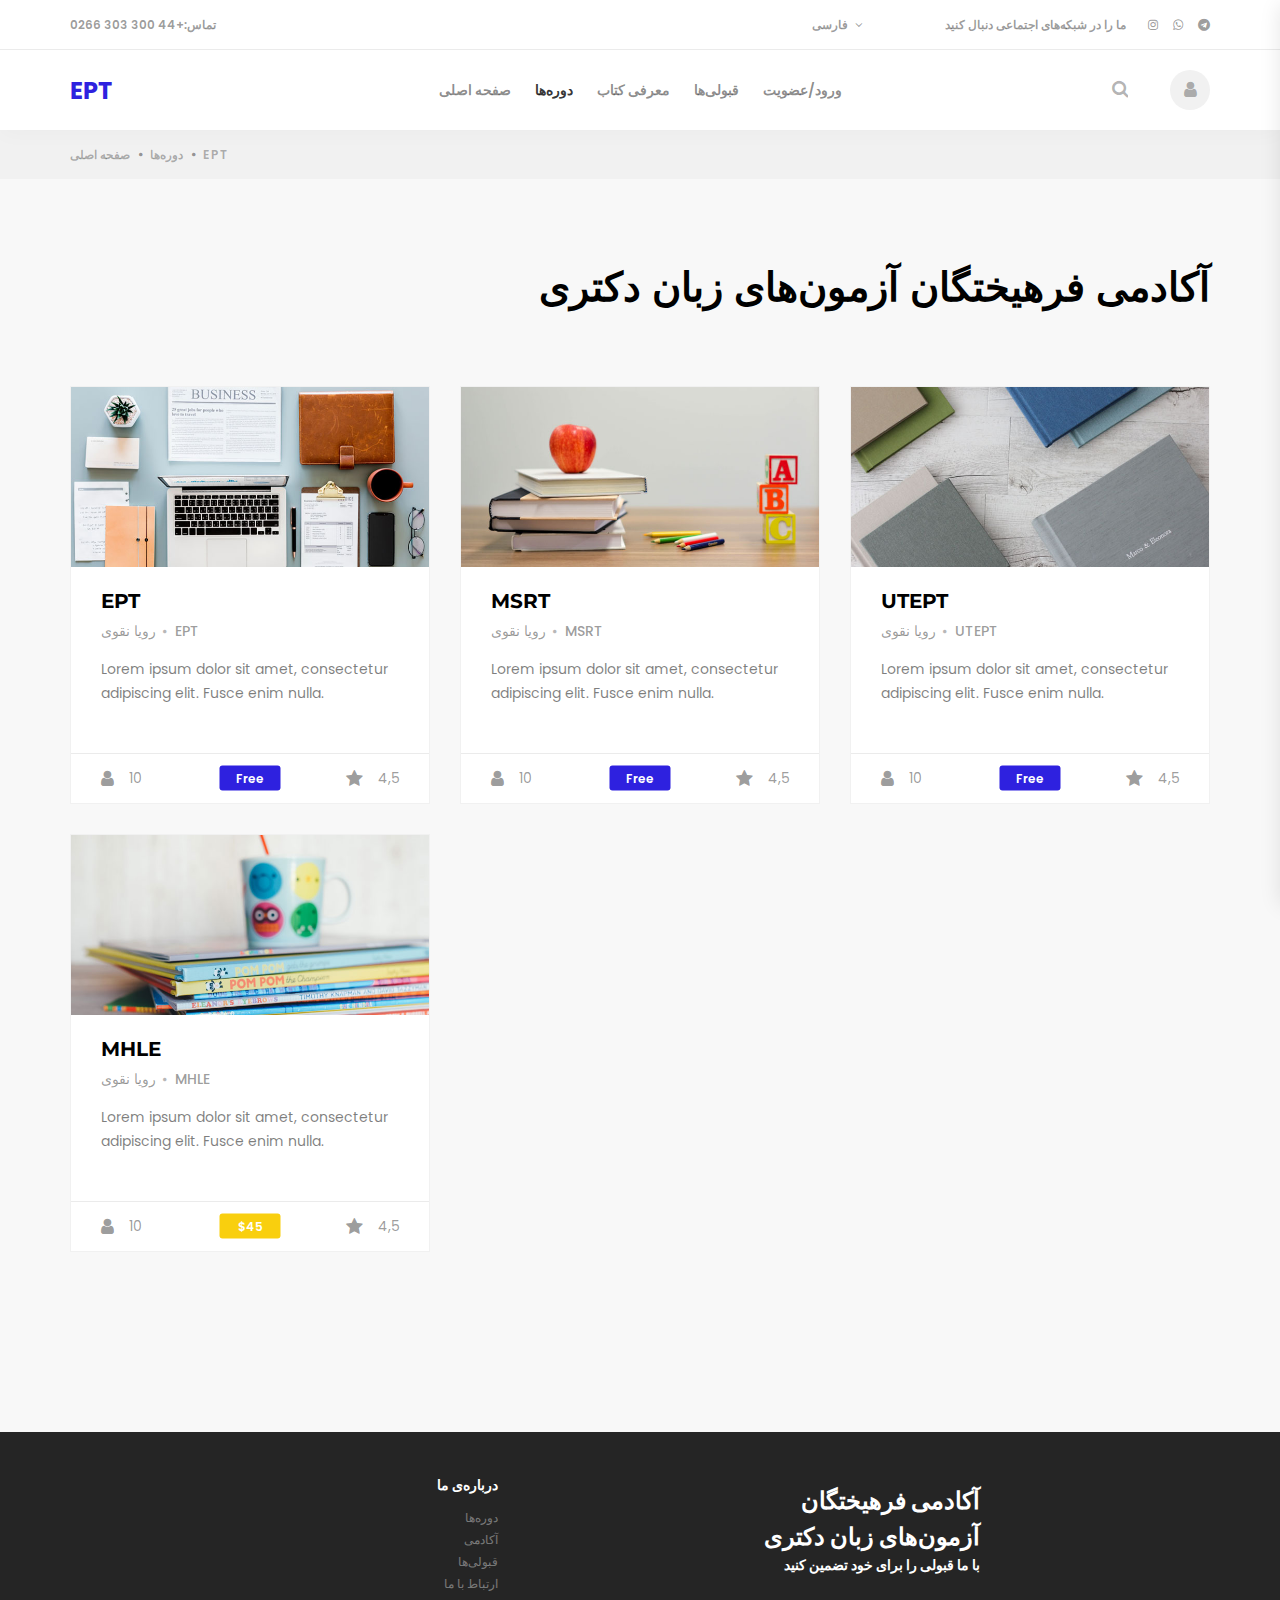
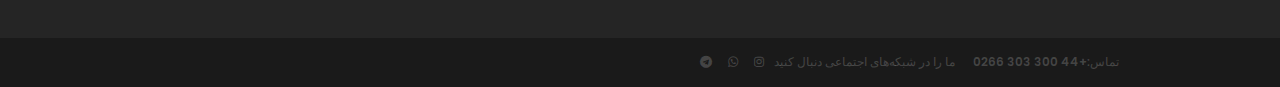
<file: courses.html>
<!DOCTYPE html>
<html lang="en">
<head>
<title>دوره‌ها</title>
<meta charset="utf-8">
<meta http-equiv="X-UA-Compatible" content="IE=edge">
<meta name="description" content="Lingua project">
<meta name="viewport" content="width=device-width, initial-scale=1">
<link rel="stylesheet" type="text/css" href="styles/bootstrap4/bootstrap.min.css">
<link href="plugins/font-awesome-4.7.0/css/font-awesome.min.css" rel="stylesheet" type="text/css">
<link rel="stylesheet" type="text/css" href="plugins/OwlCarousel2-2.2.1/owl.carousel.css">
<link rel="stylesheet" type="text/css" href="plugins/OwlCarousel2-2.2.1/owl.theme.default.css">
<link rel="stylesheet" type="text/css" href="plugins/OwlCarousel2-2.2.1/animate.css">
<link rel="stylesheet" type="text/css" href="styles/courses.css">
<link rel="stylesheet" type="text/css" href="styles/courses_responsive.css">
</head>
<body>

<div class="super_container">

	<!-- Header -->

	<header class="header">
			
		<!-- Top Bar -->
		<div class="top_bar">
			<div class="top_bar_container">
				<div class="container">
					<div class="row">
						<div class="col">
							<div class="top_bar_content d-flex flex-row align-items-center justify-content-start">
								<div class="top_bar_phone"><span class="top_bar_title">تماس:</span>+44 300 303 0266</div>
								<div class="top_bar_right ml-auto">

									<!-- Language -->
									<div class="top_bar_lang">
										<span class="top_bar_title"></span>
										<ul class="lang_list">
											<li class="hassubs">
												<a href="#">فارسی<i class="fa fa-angle-down" aria-hidden="true"></i></a>
												<ul>
													<li><a href="#">English</a></li>
													<li><a href="#">Italian</a></li>
												</ul>
											</li>
										</ul>
									</div>

									<!-- Social -->
									<div class="top_bar_social">
										<span class="top_bar_title social_title">ما را در شبکه‌های اجتماعی دنبال کنید</span>
										<ul>
											<li><a href="#"><i class="fa fa-instagram" aria-hidden="true"></i></a></li>
											<li><a href="#"><i class="fa fa-whatsapp" aria-hidden="true"></i></a></li>
											<li><a href="#"><i class="fa fa-telegram" aria-hidden="true"></i></a></li>
										</ul>
									</div>
								</div>
							</div>
						</div>
					</div>
				</div>
			</div>				
		</div>

		<!-- Header Content -->
		<div class="header_container">
			<div class="container">
				<div class="row">
					<div class="col">
						<div class="header_content d-flex flex-row align-items-center justify-content-start">
							<div class="logo_container mr-auto">
								<a href="#">
									<div class="logo_text">EPT</div>
								</a>
							</div>
							<nav class="main_nav_contaner">
								<ul class="main_nav">
									<li><a href="index.html">صفحه اصلی</a></li>
									<li class="active"><a href="courses.html">دوره‌ها</a></li>
									<li><a href="instructors.html">معرفی کتاب</a></li>
									<li><a href="blog.html">قبولی‌ها</a></li>
									<li><a href="contact.html">ورود/عضویت</a></li>
								</ul>
							</nav>
							<div class="header_content_right ml-auto text-right">
								<div class="header_search">
									<div class="search_form_container">
										<form action="#" id="search_form" class="search_form trans_400">
											<input type="search" class="header_search_input trans_400" placeholder="Type for Search" required="required">
											<div class="search_button">
												<i class="fa fa-search" aria-hidden="true"></i>
											</div>
										</form>
									</div>
								</div>

								<!-- Hamburger -->

								<div class="user"><a href="#"><i class="fa fa-user" aria-hidden="true"></i></a></div>
								<div class="hamburger menu_mm">
									<i class="fa fa-bars menu_mm" aria-hidden="true"></i>
								</div>
							</div>

						</div>
					</div>
				</div>
			</div>
		</div>

	</header>

	<!-- Menu -->

	<div class="menu d-flex flex-column align-items-end justify-content-start text-right menu_mm trans_400">
		<div class="menu_close_container"><div class="menu_close"><div></div><div></div></div></div>
		<div class="search">
			<form action="#" class="header_search_form menu_mm">
				<input type="search" class="search_input menu_mm" placeholder="Search" required="required">
				<button class="header_search_button d-flex flex-column align-items-center justify-content-center menu_mm">
					<i class="fa fa-search menu_mm" aria-hidden="true"></i>
				</button>
			</form>
		</div>
		<nav class="menu_nav">
			<ul class="menu_mm">
				<li class="menu_mm"><a href="index.html">صفحه اصلی</a></li>
				<li class="menu_mm"><a href="courses.html">دوره‌ها</a></li>
				<li class="menu_mm"><a href="instructors.html">معرفی کتاب</a></li>
				<li class="menu_mm"><a href="blog.html">قبولی‌ها</a></li>
				<li class="menu_mm"><a href="contact.html">ورود/عضویت</a></li>
			</ul>
		</nav>
		<div class="menu_extra">
			<div class="menu_phone"><span class="menu_title">تماس:</span>+44 300 303 0266</div>
			<div class="menu_social">
				<span class="menu_title">ما را در شبکه‌های اجتماعی دنبال کنید</span>
				<ul>
					<li><a href="#"><i class="fa fa-instagram" aria-hidden="true"></i></a></li>
					<li><a href="#"><i class="fa fa-whatsapp" aria-hidden="true"></i></a></li>
					<li><a href="#"><i class="fa fa-telegram" aria-hidden="true"></i></a></li>
				</ul>
			</div>
		</div>
	</div>
	
	<!-- Home -->

	<div class="home">
		<div class="breadcrumbs_container">
			<div class="container">
				<div class="row">
					<div class="col">
						<ul class="breadcrumbs_list d-flex flex-row align-items-center justify-content-start">
							<li><a href="index.html">صفحه اصلی</a></li>
							<li><a href="courses.html">دوره‌ها</a></li>
							<li>EPT</li>
						</ul>
					</div>
				</div>
			</div>
		</div>
	</div>

	<!-- Language -->

	<div class="language">
		<div class="container">
			<div class="row">
				<div class="col">
					<div class="language_title">آکادمی فرهیختگان آزمون‌های زبان دکتری</div>
				</div>
			</div>
			
			</div>
		</div>
	</div>

	<!-- Courses -->

	<div class="courses">
		<div class="container">
			<div class="row courses_row">

				<!-- Course -->
				<div class="col-lg-4 course_col">
					<div class="course">
						<div class="course_image"><img src="images/course_4.jpg" alt=""></div>
						<div class="course_body">
							<div class="course_title"><a href="course.html">EPT</a></div>
							<div class="course_info">
								<ul>
									<li><a href="instructors.html">رویا نقوی</a></li>
									<li><a href="#">EPT</a></li>
								</ul>
							</div>
							<div class="course_text">
								<p>Lorem ipsum dolor sit amet, consectetur adipiscing elit. Fusce enim nulla.</p>
							</div>
						</div>
						<div class="course_footer d-flex flex-row align-items-center justify-content-start">
							<div class="course_students"><i class="fa fa-user" aria-hidden="true"></i><span>10</span></div>
							<div class="course_rating ml-auto"><i class="fa fa-star" aria-hidden="true"></i><span>4,5</span></div>
							<div class="course_mark course_free trans_200"><a href="#">Free</a></div>
						</div>
					</div>
				</div>

				<!-- Course -->
				<div class="col-lg-4 course_col">
					<div class="course">
						<div class="course_image"><img src="images/course_5.jpg" alt=""></div>
						<div class="course_body">
							<div class="course_title"><a href="course.html">MSRT</a></div>
							<div class="course_info">
								<ul>
									<li><a href="instructors.html">رویا نقوی</a></li>
									<li><a href="#">MSRT</a></li>
								</ul>
							</div>
							<div class="course_text">
								<p>Lorem ipsum dolor sit amet, consectetur adipiscing elit. Fusce enim nulla.</p>
							</div>
						</div>
						<div class="course_footer d-flex flex-row align-items-center justify-content-start">
							<div class="course_students"><i class="fa fa-user" aria-hidden="true"></i><span>10</span></div>
							<div class="course_rating ml-auto"><i class="fa fa-star" aria-hidden="true"></i><span>4,5</span></div>
							<div class="course_mark course_free trans_200"><a href="#">Free</a></div>
						</div>
					</div>
				</div>

				<!-- Course -->
				<div class="col-lg-4 course_col">
					<div class="course">
						<div class="course_image"><img src="images/course_8.jpg" alt=""></div>
						<div class="course_body">
							<div class="course_title"><a href="course.html">UTEPT</a></div>
							<div class="course_info">
								<ul>
									<li><a href="instructors.html">رویا نقوی</a></li>
									<li><a href="#">UTEPT</a></li>
								</ul>
							</div>
							<div class="course_text">
								<p>Lorem ipsum dolor sit amet, consectetur adipiscing elit. Fusce enim nulla.</p>
							</div>
						</div>
						<div class="course_footer d-flex flex-row align-items-center justify-content-start">
							<div class="course_students"><i class="fa fa-user" aria-hidden="true"></i><span>10</span></div>
							<div class="course_rating ml-auto"><i class="fa fa-star" aria-hidden="true"></i><span>4,5</span></div>
							<div class="course_mark course_free trans_200"><a href="#">Free</a></div>
						</div>
					</div>
				</div>

				<!-- Course -->
				<div class="col-lg-4 course_col">
					<div class="course">
						<div class="course_image"><img src="images/course_9.jpg" alt=""></div>
						<div class="course_body">
							<div class="course_title"><a href="course.html">MHLE</a></div>
							<div class="course_info">
								<ul>
									<li><a href="instructors.html">رویا نقوی</a></li>
									<li><a href="#">MHLE</a></li>
								</ul>
							</div>
							<div class="course_text">
								<p>Lorem ipsum dolor sit amet, consectetur adipiscing elit. Fusce enim nulla.</p>
							</div>
						</div>
						<div class="course_footer d-flex flex-row align-items-center justify-content-start">
							<div class="course_students"><i class="fa fa-user" aria-hidden="true"></i><span>10</span></div>
							<div class="course_rating ml-auto"><i class="fa fa-star" aria-hidden="true"></i><span>4,5</span></div>
							<div class="course_mark trans_200"><a href="#">$45</a></div>
						</div>
					</div>
				</div>

			</div>
		</div>
	</div>

	<!-- Footer -->

	<footer class="footer">
		<div class="footer_body">
			<div class="container">
				<div class="row">

					<!-- Newsletter -->
					<div class="col-lg-3 footer_col">
						<div class="newsletter_container d-flex flex-column align-items-start justify-content-end">
							<div class="footer_logo mb-auto"><a href="#">آکادمی فرهیختگان آزمون‌های زبان دکتری</a></div>
							<div class="footer_title">با ما قبولی را برای خود تضمین کنید</div>
							
						</div>
					</div>

					<!-- About -->
					<div class="col-lg-2 offset-lg-3 footer_col">
						<div>
							<div class="footer_title">درباره‌ی ما</div>
							<ul class="footer_list">
								<li><a href="#">دوره‌ها</a></li>
								<li><a href="#">آکادمی</a></li>
								<li><a href="#">قبولی‌ها</a></li>
								<li><a href="#">ارتباط با ما</a></li>
							</ul>
						</div>
					</div>

				</div>
			</div>
		</div>
		<div class="copyright">
			<div class="container">
				<div class="row">
					<div class="col">
						<div class="copyright_content d-flex flex-md-row flex-column align-items-md-center align-items-start justify-content-start">
							<div class="cr_right ml-md-auto">
								<div class="footer_phone"><span class="cr_title">تماس:</span>+44 300 303 0266</div>
								<div class="footer_social">
									<span class="cr_social_title">ما را در شبکه‌های اجتماعی دنبال کنید</span>
									<ul>
										<li><a href="#"><i class="fa fa-instagram" aria-hidden="true"></i></a></li>
										<li><a href="#"><i class="fa fa-whatsapp" aria-hidden="true"></i></a></li>
										<li><a href="#"><i class="fa fa-telegram" aria-hidden="true"></i></a></li>
									</ul>
								</div>
							</div>
						</div>
					</div>
				</div>
			</div>
		</div>
	</footer>
</div>

<script src="js/jquery-3.2.1.min.js"></script>
<script src="styles/bootstrap4/popper.js"></script>
<script src="styles/bootstrap4/bootstrap.min.js"></script>
<script src="plugins/OwlCarousel2-2.2.1/owl.carousel.js"></script>
<script src="plugins/easing/easing.js"></script>
<script src="js/courses.js"></script>
</body>
</html>
</file>
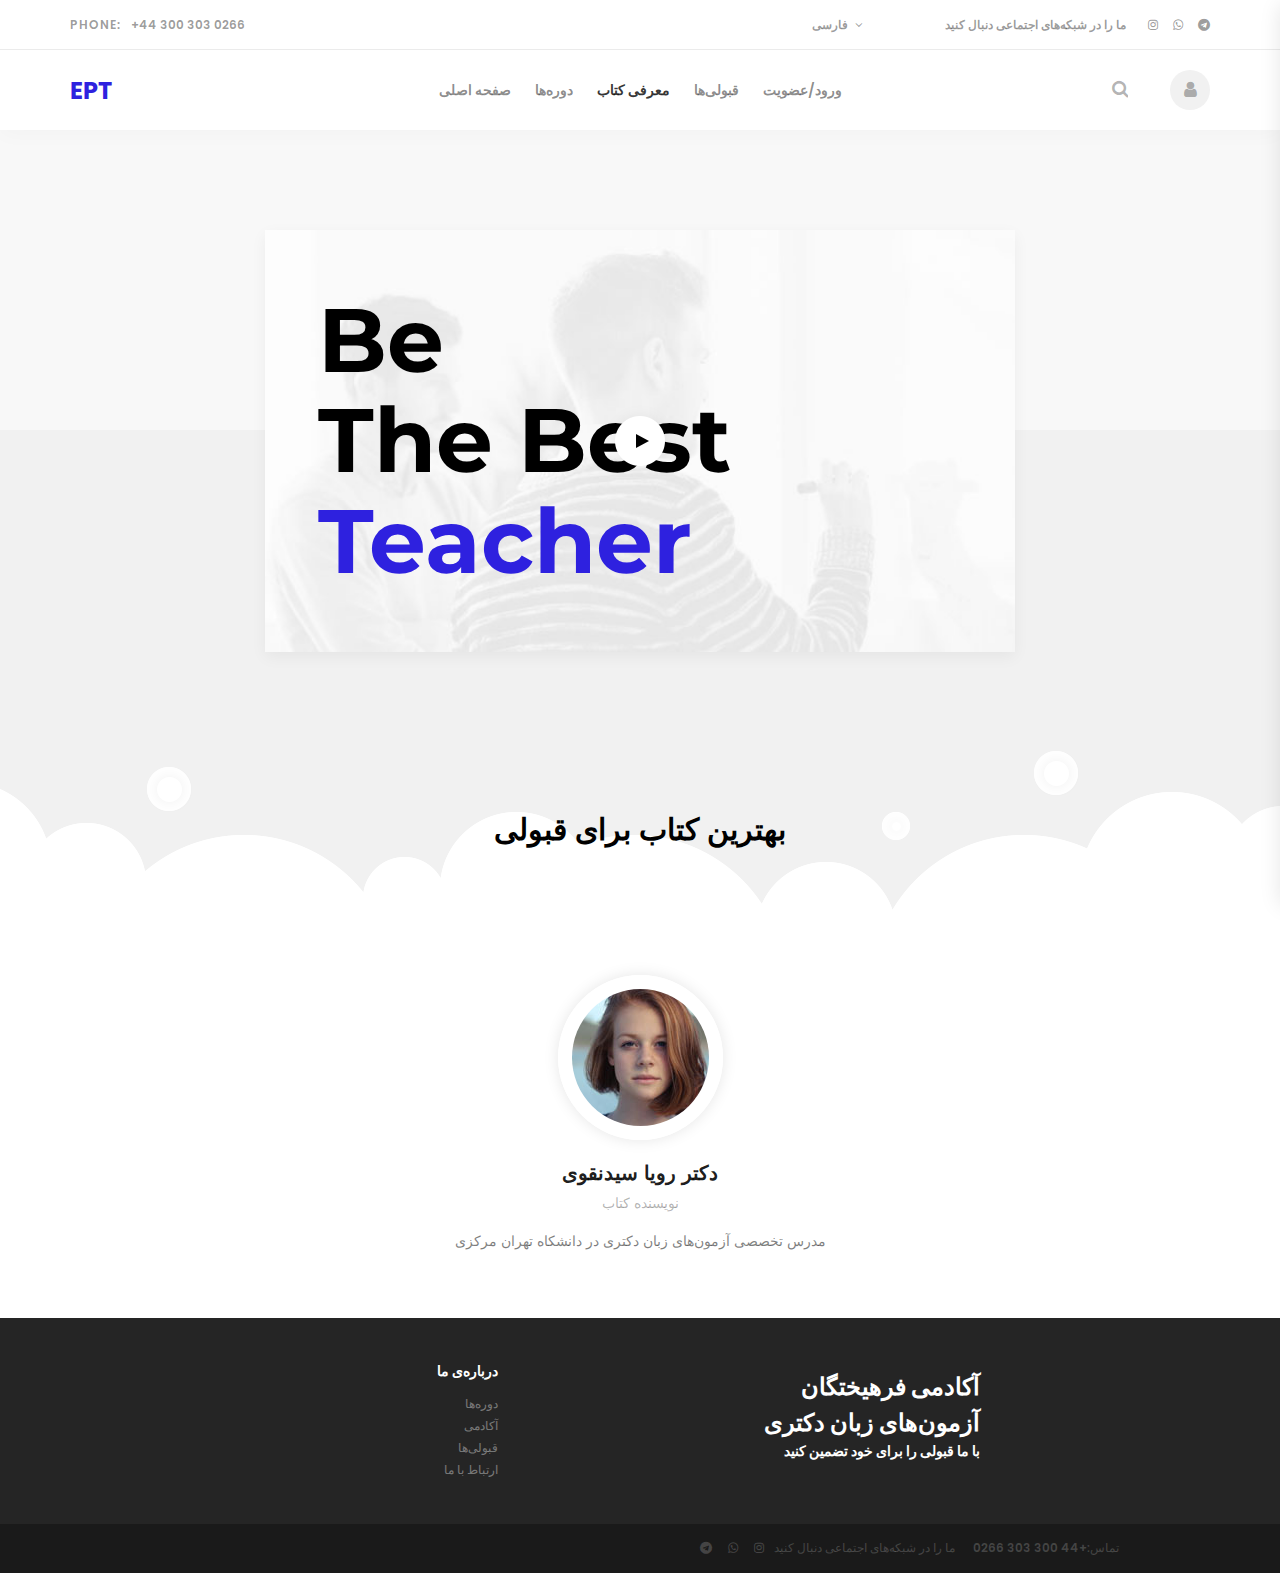
<file: instructors.html>
<!DOCTYPE html>
<html lang="en">
<head>
<title>معرفی کتاب</title>
<meta charset="utf-8">
<meta http-equiv="X-UA-Compatible" content="IE=edge">
<meta name="description" content="Lingua project">
<meta name="viewport" content="width=device-width, initial-scale=1">
<link rel="stylesheet" type="text/css" href="styles/bootstrap4/bootstrap.min.css">
<link href="plugins/font-awesome-4.7.0/css/font-awesome.min.css" rel="stylesheet" type="text/css">
<link rel="stylesheet" type="text/css" href="plugins/OwlCarousel2-2.2.1/owl.carousel.css">
<link rel="stylesheet" type="text/css" href="plugins/OwlCarousel2-2.2.1/owl.theme.default.css">
<link rel="stylesheet" type="text/css" href="plugins/OwlCarousel2-2.2.1/animate.css">
<link href="plugins/video-js/video-js.css" rel="stylesheet" type="text/css">
<link rel="stylesheet" type="text/css" href="styles/instructors.css">
<link rel="stylesheet" type="text/css" href="styles/instructors_responsive.css">
</head>
<body>

<div class="super_container">

	<!-- Header -->

	<header class="header">
			
		<!-- Top Bar -->
		<div class="top_bar">
			<div class="top_bar_container">
				<div class="container">
					<div class="row">
						<div class="col">
							<div class="top_bar_content d-flex flex-row align-items-center justify-content-start">
								<div class="top_bar_phone"><span class="top_bar_title">phone:</span>+44 300 303 0266</div>
								<div class="top_bar_right ml-auto">

									<!-- Language -->
									<div class="top_bar_lang">
										<span class="top_bar_title"></span>
										<ul class="lang_list">
											<li class="hassubs">
												<a href="#">فارسی<i class="fa fa-angle-down" aria-hidden="true"></i></a>
												<ul>
													<li><a href="#">English</a></li>
													<li><a href="#">Italian</a></li>
												</ul>
											</li>
										</ul>
									</div>

									<!-- Social -->
									<div class="top_bar_social">
										<span class="top_bar_title social_title">ما را در شبکه‌های اجتماعی دنبال کنید</span>
										<ul>
											<li><a href="#"><i class="fa fa-instagram" aria-hidden="true"></i></a></li>
											<li><a href="#"><i class="fa fa-whatsapp" aria-hidden="true"></i></a></li>
											<li><a href="#"><i class="fa fa-telegram" aria-hidden="true"></i></a></li>
										</ul>
									</div>
								</div>
							</div>
						</div>
					</div>
				</div>
			</div>				
		</div>

		<!-- Header Content -->
		<div class="header_container">
			<div class="container">
				<div class="row">
					<div class="col">
						<div class="header_content d-flex flex-row align-items-center justify-content-start">
							<div class="logo_container mr-auto">
								<a href="#">
									<div class="logo_text">EPT</div>
								</a>
							</div>
							<nav class="main_nav_contaner">
								<ul class="main_nav">
									<li><a href="index.html">صفحه اصلی</a></li>
									<li><a href="courses.html">دوره‌ها</a></li>
									<li class="active"><a href="instructors.html">معرفی کتاب</a></li>
									<li><a href="blog.html">قبولی‌ها</a></li>
									<li><a href="contact.html">ورود/عضویت</a></li>
								</ul>
							</nav>
							<div class="header_content_right ml-auto text-right">
								<div class="header_search">
									<div class="search_form_container">
										<form action="#" id="search_form" class="search_form trans_400">
											<input type="search" class="header_search_input trans_400" placeholder="Type for Search" required="required">
											<div class="search_button">
												<i class="fa fa-search" aria-hidden="true"></i>
											</div>
										</form>
									</div>
								</div>

								<!-- Hamburger -->

								<div class="user"><a href="#"><i class="fa fa-user" aria-hidden="true"></i></a></div>
								<div class="hamburger menu_mm">
									<i class="fa fa-bars menu_mm" aria-hidden="true"></i>
								</div>
							</div>

						</div>
					</div>
				</div>
			</div>
		</div>

	</header>

	<!-- Menu -->

	<div class="menu d-flex flex-column align-items-end justify-content-start text-right menu_mm trans_400">
		<div class="menu_close_container"><div class="menu_close"><div></div><div></div></div></div>
		<div class="search">
			<form action="#" class="header_search_form menu_mm">
				<input type="search" class="search_input menu_mm" placeholder="Search" required="required">
				<button class="header_search_button d-flex flex-column align-items-center justify-content-center menu_mm">
					<i class="fa fa-search menu_mm" aria-hidden="true"></i>
				</button>
			</form>
		</div>
		<nav class="menu_nav">
			<ul class="menu_mm">
				<li class="menu_mm"><a href="index.html">Home</a></li>
				<li class="menu_mm"><a href="courses.html">Courses</a></li>
				<li class="menu_mm"><a href="instructors.html">Instructors</a></li>
				<li class="menu_mm"><a href="#">Events</a></li>
				<li class="menu_mm"><a href="blog.html">Blog</a></li>
				<li class="menu_mm"><a href="contact.html">Contact</a></li>
			</ul>
		</nav>
		<div class="menu_extra">
			<div class="menu_phone"><span class="menu_title">phone:</span>+44 300 303 0266</div>
			<div class="menu_social">
				<span class="menu_title">follow us</span>
				<ul>
					<li><a href="#"><i class="fa fa-facebook" aria-hidden="true"></i></a></li>
					<li><a href="#"><i class="fa fa-instagram" aria-hidden="true"></i></a></li>
					<li><a href="#"><i class="fa fa-twitter" aria-hidden="true"></i></a></li>
				</ul>
			</div>
		</div>
	</div>
	
	<!-- Home -->

	<div class="home"></div>

	<!-- Video -->

	<div class="video">
		<div class="container">
			<div class="row">
				<div class="col-lg-8 offset-lg-2">
					<div class="video_content">
						<div class="video_container_outer">
							<div class="video_overlay d-flex flex-column align-items-start justify-content-center">
								<div>Be</div><div>The Best</div><div>Teacher</div>
							</div>
							<div class="video_container">
								<video id="vid1" class="video-js vjs-default-skin" controls width="100%" height="100%" data-setup='{ "poster": "images/video.jpg", "techOrder": ["youtube"], "sources": [{ "type": "video/youtube", "src": "https://youtu.be/IV3ueyrp5M4"}], "youtube": { "iv_load_policy": 1 } }'>
								</video>
							</div>
						</div>
					</div>
				</div>
			</div>
		</div>
	</div>

	<!-- Instructors -->

	<div class="instructors">
		<div class="instructors_background" style="background-image:url(images/instructors_background.png)"></div>
		<div class="container">
			<div class="row">
				<div class="col">
					<h2 class="section_title text-center">بهترین کتاب برای قبولی</h2>
				</div>
			</div>
			<div class="row instructors_row">

				<!-- Instructor -->
				<div class="col-lg-12 instructor_col">
					<div class="instructor text-center">
						<div class="instructor_image_container">
							<div class="instructor_image"><img src="images/instructor_1.jpg" alt=""></div>
						</div>
						<div class="instructor_name"><a href="instructors.html">دکتر رویا سیدنقوی</a></div>
						<div class="instructor_title">نویسنده کتاب</div>
						<div class="instructor_text">
							<p>مدرس تخصصی آزمون‌های زبان دکتری در دانشکاه تهران مرکزی</p>
						</div>
						
					</div>
				</div>

			</div>
		</div>
	</div>

		<!-- Footer -->

		<footer class="footer">
			<div class="footer_body">
				<div class="container">
					<div class="row">
	
						<!-- Newsletter -->
						<div class="col-lg-3 footer_col">
							<div class="newsletter_container d-flex flex-column align-items-start justify-content-end">
								<div class="footer_logo mb-auto"><a href="#">آکادمی فرهیختگان آزمون‌های زبان دکتری</a></div>
								<div class="footer_title">با ما قبولی را برای خود تضمین کنید</div>
								
							</div>
						</div>
	
						<!-- About -->
						<div class="col-lg-2 offset-lg-3 footer_col">
							<div>
								<div class="footer_title">درباره‌ی ما</div>
								<ul class="footer_list">
									<li><a href="#">دوره‌ها</a></li>
									<li><a href="#">آکادمی</a></li>
									<li><a href="#">قبولی‌ها</a></li>
									<li><a href="#">ارتباط با ما</a></li>
								</ul>
							</div>
						</div>
	
					</div>
				</div>
			</div>
			<div class="copyright">
				<div class="container">
					<div class="row">
						<div class="col">
							<div class="copyright_content d-flex flex-md-row flex-column align-items-md-center align-items-start justify-content-start">
								<div class="cr_right ml-md-auto">
									<div class="footer_phone"><span class="cr_title">تماس:</span>+44 300 303 0266</div>
									<div class="footer_social">
										<span class="cr_social_title">ما را در شبکه‌های اجتماعی دنبال کنید</span>
										<ul>
											<li><a href="#"><i class="fa fa-instagram" aria-hidden="true"></i></a></li>
											<li><a href="#"><i class="fa fa-whatsapp" aria-hidden="true"></i></a></li>
											<li><a href="#"><i class="fa fa-telegram" aria-hidden="true"></i></a></li>
										</ul>
									</div>
								</div>
							</div>
						</div>
					</div>
				</div>
			</div>
		</footer>
	</div>

<script src="js/jquery-3.2.1.min.js"></script>
<script src="styles/bootstrap4/popper.js"></script>
<script src="styles/bootstrap4/bootstrap.min.js"></script>
<script src="plugins/OwlCarousel2-2.2.1/owl.carousel.js"></script>
<script src="plugins/easing/easing.js"></script>
<script src="plugins/parallax-js-master/parallax.min.js"></script>
<script src="plugins/progressbar/progressbar.min.js"></script>
<script src="plugins/video-js/video.min.js"></script>
<script src="plugins/video-js/Youtube.min.js"></script>
<script src="js/instructors.js"></script>
</body>
</html>
</file>
<file: styles/main_styles.css>
@charset "utf-8";
/* CSS Document */

/******************************

[Table of Contents]

1. Fonts
2. Body and some general stuff
3. Header
	3.1 Top Bar
	3.2 Header Content
	3.3 Logo
	3.4 Main Nav
	3.5 Hamburger
4. Menu
5. Home
6. Language
7. Courses
8. Instructors
9. Register
10. Events
11. Blog
12. Footer



******************************/

/***********
1. Fonts
***********/

@import url('https://fonts.googleapis.com/css?family=Montserrat:400,500,600,700,800,900|Poppins:300,400,500,600,700,800,900');

/*********************************
2. Body and some general stuff
*********************************/

*
{
	margin: 0;
	padding: 0;
	-webkit-font-smoothing: antialiased;
	-webkit-text-shadow: rgba(0,0,0,.01) 0 0 1px;
	text-shadow: rgba(0,0,0,.01) 0 0 1px;
}
body
{
	font-family: 'Poppins', sans-serif;
	font-size: 14px;
	font-weight: 400;
	background: #FFFFFF;
	color: #a5a5a5;
}
div
{
	display: block;
	position: relative;
	-webkit-box-sizing: border-box;
    -moz-box-sizing: border-box;
    box-sizing: border-box;
}
ul
{
	list-style: none;
	margin-bottom: 0px;
}
p
{
	font-family: 'Poppins', sans-serif;
	font-size: 14px;
	line-height: 1.71;
	font-weight: 400;
	color: rgba(0,0,0,0.5);
	-webkit-font-smoothing: antialiased;
	-webkit-text-shadow: rgba(0,0,0,.01) 0 0 1px;
	text-shadow: rgba(0,0,0,.01) 0 0 1px;
}
p a
{
	display: inline;
	position: relative;
	color: inherit;
	border-bottom: solid 1px #ffa07f;
	-webkit-transition: all 200ms ease;
	-moz-transition: all 200ms ease;
	-ms-transition: all 200ms ease;
	-o-transition: all 200ms ease;
	transition: all 200ms ease;
}
p:last-of-type
{
	margin-bottom: 0;
}
a, a:hover, a:visited, a:active, a:link
{
	text-decoration: none;
	-webkit-font-smoothing: antialiased;
	-webkit-text-shadow: rgba(0,0,0,.01) 0 0 1px;
	text-shadow: rgba(0,0,0,.01) 0 0 1px;
}
p a:active
{
	position: relative;
	color: #FF6347;
}
p a:hover
{
	color: #FFFFFF;
	background: #ffa07f;
}
p a:hover::after
{
	opacity: 0.2;
}
::selection
{
	
}
p::selection
{
	
}
h1{font-size: 40px;}
h2{font-size: 30px;}
h3{font-size: 24px;}
h4{font-size: 18px;}
h5{font-size: 14px;}
h1, h2, h3, h4, h5, h6
{
	font-family: 'Montserrat', sans-serif;
	font-weight: 700;
	color: #000000;
	-webkit-font-smoothing: antialiased;
	-webkit-text-shadow: rgba(0,0,0,.01) 0 0 1px;
	text-shadow: rgba(0,0,0,.01) 0 0 1px;
}
h1::selection, 
h2::selection, 
h3::selection, 
h4::selection, 
h5::selection, 
h6::selection
{
	
}
.form-control
{
	color: #db5246;
}
section
{
	display: block;
	position: relative;
	box-sizing: border-box;
}
.clear
{
	clear: both;
}
.clearfix::before, .clearfix::after
{
	content: "";
	display: table;
}
.clearfix::after
{
	clear: both;
}
.clearfix
{
	zoom: 1;
}
.float_left
{
	float: left;
}
.float_right
{
	float: right;
}
.trans_200
{
	-webkit-transition: all 200ms ease;
	-moz-transition: all 200ms ease;
	-ms-transition: all 200ms ease;
	-o-transition: all 200ms ease;
	transition: all 200ms ease;
}
.trans_300
{
	-webkit-transition: all 300ms ease;
	-moz-transition: all 300ms ease;
	-ms-transition: all 300ms ease;
	-o-transition: all 300ms ease;
	transition: all 300ms ease;
}
.trans_400
{
	-webkit-transition: all 400ms ease;
	-moz-transition: all 400ms ease;
	-ms-transition: all 400ms ease;
	-o-transition: all 400ms ease;
	transition: all 400ms ease;
}
.trans_500
{
	-webkit-transition: all 500ms ease;
	-moz-transition: all 500ms ease;
	-ms-transition: all 500ms ease;
	-o-transition: all 500ms ease;
	transition: all 500ms ease;
}
.fill_height
{
	height: 100%;
}
.super_container
{
	width: 100%;
	overflow: hidden;
}
.prlx_parent
{
	overflow: hidden;
}
.prlx
{
	height: 130% !important;
}
.parallax-window
{
    min-height: 400px;
    background: transparent;
}
.nopadding
{
	padding: 0px !important;
}

/*********************************
3. Header
*********************************/

.header
{
	position: fixed;
	top: 0;
	left: 0;
	width: 100%;
	z-index: 100;
	box-shadow: 0px 5px 20px rgba(0,0,0,0.025);
	-webkit-transition: all 200ms ease;
	-moz-transition: all 200ms ease;
	-ms-transition: all 200ms ease;
	-o-transition: all 200ms ease;
	transition: all 200ms ease;
}
.header.scrolled
{
	top: -51px;
}

/*********************************
3.1 Top Bar
*********************************/

.top_bar
{
	width: 100%;
	background: #FFFFFF;
	border-bottom: solid 1px #ebebeb;
	z-index: 10;
}
.top_bar_container
{
	width: 100%;
}
.top_bar_content
{
	height: 49px;
	font-size: 12px;
	color: rgba(0,0,0,0.4);
	font-weight: 600;
}
.top_bar_phone
{
	
}
.top_bar_title
{
	margin-right: 10px;
	letter-spacing: 0.075em;
	text-transform: uppercase;
}
.top_bar_lang
{
	display: inline-block;	
}
.lang_list
{
	display: inline-block;
}
.lang_list > li
{
	display: inline-block;
}
.lang_list li a
{
	color: rgba(0,0,0,0.4);
	padding-top: 17px;
	padding-bottom: 17px;
}
.lang_list li a:hover
{
	color: rgba(0,0,0,1);
}
.lang_list li a i
{
	margin-left: 7px;
}
.lang_list > li ul
{
	position: absolute;
	right: -10px;
	top: 44px;
	background: #FFFFFF;
	padding-right: 23px;
	padding-left: 20px;
	padding-top: 15px;
	padding-bottom: 15px;
	box-shadow: 0px 5px 10px rgba(0,0,0,0.15);
	visibility: hidden;
	opacity: 0;
	-webkit-transition: all 200ms ease;
	-moz-transition: all 200ms ease;
	-ms-transition: all 200ms ease;
	-o-transition: all 200ms ease;
	transition: all 200ms ease;
}
.lang_list > li:hover ul
{
	top: 34px;
	visibility: visible;
	opacity: 1;
}
.lang_list > li ul li
{
	text-align: right;
	
	
}
.lang_list > li ul li a
{
	display: block;
	padding-top: 7px;
	padding-bottom: 7px;
}
.top_bar_social
{
	display: inline-block;
	margin-left: 79px;
	margin-right: -6px;
}
.social_title
{
	margin-right: 13px;
}
.top_bar_social ul
{
	display: inline-block;
}
.top_bar_social ul li
{
	display: inline-block;
}
.top_bar_social ul li a i
{
	font-size: 12px;
	color: rgba(0,0,0,0.4);
	padding: 6px;
	-webkit-transition: all 200ms ease;
	-moz-transition: all 200ms ease;
	-ms-transition: all 200ms ease;
	-o-transition: all 200ms ease;
	transition: all 200ms ease;
}
.top_bar_social ul li a i:hover
{
	color: rgba(0,0,0,1);
}

/*********************************
3.2 Header Content
*********************************/

.header_container
{
	width: 100%;
	background: #FFFFFF;
}
.header_content
{
	height: 80px;
	-webkit-transition: all 200ms ease;
	-moz-transition: all 200ms ease;
	-ms-transition: all 200ms ease;
	-o-transition: all 200ms ease;
	transition: all 200ms ease;
}
.header.scrolled .header_content
{
	height: 80px;
}

/*********************************
3.3 Logo
*********************************/

.logo,
.logo_text
{
	display: inline-block;
}
.logo_container
{
	width: 100px;
}
.logo
{
	width: 60px;
	height: 60px;
	-webkit-transition: all 200ms ease;
	-moz-transition: all 200ms ease;
	-ms-transition: all 200ms ease;
	-o-transition: all 200ms ease;
	transition: all 200ms ease;
}
.logo img
{
	max-width: 100%;
}
.logo_text
{
	font-family: 'Poppins', serif;
	font-size: 24px;
	font-weight: 700;
	line-height: 0.75;
	color: #2e21df;
	vertical-align: middle;
	-webkit-transition: all 200ms ease;
	-moz-transition: all 200ms ease;
	-ms-transition: all 200ms ease;
	-o-transition: all 200ms ease;
	transition: all 200ms ease;
}
.header.scrolled .logo
{
	width: 40px;
	height: 40px;
}
.header.scrolled .logo_text
{
	font-size: 18px;
}

/*********************************
3.4 Main Nav
*********************************/

.main_nav_contaner
{

}
.main_nav,
.user
{
	display: inline-block;
}
.main_nav li
{
	display: inline-block;
	position: relative;
}
.main_nav li:not(:last-child)
{
	margin-right: 20px;
}
.main_nav li a
{
	font-size: 14px;
	font-weight: 600;
	color: rgba(0,0,0,0.45);
	-webkit-transition: all 200ms ease;
	-moz-transition: all 200ms ease;
	-ms-transition: all 200ms ease;
	-o-transition: all 200ms ease;
	transition: all 200ms ease;
}
.main_nav li a:hover,
.main_nav li.active a
{
	color: rgba(0,0,0,0.8);
}
.header_content_right
{
	width: 100px;
}
.header_search
{
	display: inline-block;
	width: 18px;
	height: 42px;
	vertical-align: middle;
}
.search_form_container
{
	position: absolute;
	top: 50%;
	-webkit-transform: translateY(-50%);
	-moz-transform: translateY(-50%);
	-ms-transform: translateY(-50%);
	-o-transform: translateY(-50%);
	transform: translateY(-50%);
	right: 0;
	background: #FFFFFF;
	width: auto;
	height: 42px;
	overflow: hidden;
}
.search_form_container.active .search_form
{
	left: 0;
}
.search_form
{
	display: block;
	position: relative;
	left: 196px;
	width: 212px;
	height: 42px;
}
.header_search_input
{
	width: 100%;
	background: transparent;
	height: 42px;
	border: none;
	outline: none;
	padding-left: 33px;
	visibility: hidden;
	opacity: 0;
}
.header_search_input:focus
{
	border-bottom: solid 2px #2e21df !important;
}
.header_search_input::-webkit-input-placeholder
{
	font-family: 'Poppins', sans-serif;
	font-size: 14px !important;
	font-weight: 500 !important;
	color: rgba(0,0,0,0.15) !important;
}
.header_search_input:-moz-placeholder
{
	font-family: 'Poppins', sans-serif;
	font-size: 14px !important;
	font-weight: 500 !important;
	color: rgba(0,0,0,0.15) !important;
}
.header_search_input::-moz-placeholder
{
	font-family: 'Poppins', sans-serif;
	font-size: 14px !important;
	font-weight: 500 !important;
	color: rgba(0,0,0,0.15) !important;
} 
.header_search_input:-ms-input-placeholder
{ 
	font-family: 'Poppins', sans-serif;
	font-size: 14px !important;
	font-weight: 500 !important;
	color: rgba(0,0,0,0.15) !important;
}
.header_search_input::input-placeholder
{
	font-family: 'Poppins', sans-serif;
	font-size: 14px !important;
	font-weight: 500 !important;
	color: rgba(0,0,0,0.15) !important;
}
.search_form_container.active .header_search_input
{
	visibility: visible;
	opacity: 1;
	border-bottom: solid 2px #d9d9d9;
}
.search_button
{
	position: absolute;
	left: 0;
	top: 50%;
	-webkit-transform: translateY(-50%);
	-moz-transform: translateY(-50%);
	-ms-transform: translateY(-50%);
	-o-transform: translateY(-50%);
	transform: translateY(-50%);
	cursor: pointer;
}
.user
{
	display: inline-block;
	width: 40px;
	height: 40px;
	text-align: center;
	margin-left: 38px;
	cursor: pointer;
	background: #f1f1f1;
	border-radius: 50%;
	vertical-align: middle;
}
.search_button i,
.user i
{
	font-size: 18px;
	color: rgba(0,0,0,0.3);
	-webkit-transition: all 200ms ease;
	-moz-transition: all 200ms ease;
	-ms-transition: all 200ms ease;
	-o-transition: all 200ms ease;
	transition: all 200ms ease;
}
.user i
{
	line-height: 40px;
}
.search_button:hover i,
.user:hover i
{
	color: rgba(0,0,0,0.8);
}

/*********************************
3.5 Hamburger
*********************************/

.hamburger_container
{

}
.hamburger
{
	display: none;
	cursor: pointer;
}
.hamburger i
{
	font-size: 20px;
	color: #000000;
	-webkit-transition: all 200ms ease;
	-moz-transition: all 200ms ease;
	-ms-transition: all 200ms ease;
	-o-transition: all 200ms ease;
	transition: all 200ms ease;
}
.hamburger:hover i
{
	color: #2e21df;
}

/*********************************
4. Menu
*********************************/

.menu
{
	position: fixed;
	top: 0;
	right: -400px;
	width: 400px;
	height: 100vh;
	background: #FFFFFF;
	z-index: 101;
	padding-right: 60px;
	padding-top: 87px;
	padding-left: 50px;
	box-shadow: 0px 5px 20px rgba(0,0,0,0.1);
}
.menu .logo a
{
	color: #000000;
}
.menu.active
{
	right: 0;
}
.menu_close_container
{
	position: absolute;
	top: 30px;
	right: 60px;
	width: 18px;
	height: 18px;
	transform-origin: center center;
	-webkit-transform: rotate(45deg);
	-moz-transform: rotate(45deg);
	-ms-transform: rotate(45deg);
	-o-transform: rotate(45deg);
	transform: rotate(45deg);
	cursor: pointer;
}
.menu_close
{
	width: 100%;
	height: 100%;
	transform-style: preserve-3D;
}
.menu_close div
{
	width: 100%;
	height: 2px;
	background: #232323;
	top: 8px;
	-webkit-transition: all 200ms ease;
	-moz-transition: all 200ms ease;
	-ms-transition: all 200ms ease;
	-o-transition: all 200ms ease;
	transition: all 200ms ease;
}
.menu_close div:last-of-type
{
	-webkit-transform: rotate(90deg) translateX(-2px);
	-moz-transform: rotate(90deg) translateX(-2px);
	-ms-transform: rotate(90deg) translateX(-2px);
	-o-transform: rotate(90deg) translateX(-2px);
	transform: rotate(90deg) translateX(-2px);
	transform-origin: center;
}
.menu_close:hover div
{
	background: #937c6f;
}
.menu .logo
{
	margin-bottom: 60px;
}
.menu_nav ul li
{
	margin-bottom: 9px;
}
.menu_nav ul li a
{
	font-family: 'Poppins', sans-serif;
	font-size: 14px;
	text-transform: uppercase;
	color: rgba(0,0,0,1);
	font-weight: 700;
	letter-spacing: 0.1em;
	-webkit-transition: all 200ms ease;
	-moz-transition: all 200ms ease;
	-ms-transition: all 200ms ease;
	-o-transition: all 200ms ease;
	transition: all 200ms ease;
}
.menu_nav ul li a:hover
{
	color: #2e21df;
}
.menu .search
{
	width: 100%;
	margin-bottom: 67px;
}
.search
{
	display: inline-block;
	width: 400px;
	-webkit-transform: translateY(2px);
	-moz-transform: translateY(2px);
	-ms-transform: translateY(2px);
	-o-transform: translateY(2px);
	transform: translateY(2px);
}
.menu .header_search_form
{
	width: 100%;
}
.search form
{
	position: relative;
}
.menu .search_input
{
	width: 100%;
	background: transparent;
	height: 42px;
	border: none;
	outline: none;
	padding-left: 20px;
	border-bottom: solid 2px #d9d9d9;
	-webkit-transition: all 200ms ease;
	-moz-transition: all 200ms ease;
	-ms-transition: all 200ms ease;
	-o-transition: all 200ms ease;
	transition: all 200ms ease;
}
.menu .search_input::-webkit-input-placeholder
{
	font-family: 'Poppins', sans-serif;
	font-size: 14px !important;
	font-weight: 500 !important;
	color: rgba(0,0,0,0.15) !important;
}
.menu .search_input:-moz-placeholder
{
	font-family: 'Poppins', sans-serif;
	font-size: 14px !important;
	font-weight: 500 !important;
	color: rgba(0,0,0,0.15) !important;
}
.menu .search_input::-moz-placeholder
{
	font-family: 'Poppins', sans-serif;
	font-size: 14px !important;
	font-weight: 500 !important;
	color: rgba(0,0,0,0.15) !important;
} 
.menu .search_input:-ms-input-placeholder
{ 
	font-family: 'Poppins', sans-serif;
	font-size: 14px !important;
	font-weight: 500 !important;
	color: rgba(0,0,0,0.15) !important;
}
.menu .search_input::input-placeholder
{
	font-family: 'Poppins', sans-serif;
	font-size: 14px !important;
	font-weight: 500 !important;
	color: rgba(0,0,0,0.15) !important;
}
.menu .search_input:focus
{
	border-bottom: solid 2px #2e21df;
}
.header_search_button
{
	position: absolute;
	top: 0;
	right: 0;
	width: 40px;
	height: 100%;
	border: none;
	outline: none;
	cursor: pointer;
	background: transparent;
}
.header_search_button:focus
{
	outline: none;
}
.header_search_button i
{
	font-size: 16px;
	color: #d9d9d9;
	-webkit-transition: all 200ms ease;
	-moz-transition: all 200ms ease;
	-ms-transition: all 200ms ease;
	-o-transition: all 200ms ease;
	transition: all 200ms ease;
}
.header_search_button:hover i
{
	color: rgba(0,0,0,0.8);
}
.menu_extra
{
	position: absolute;
	right: 60px;
	bottom: 30px;
}
.menu_phone,
.menu_social
{
	font-size: 12px;
}
.menu_social
{
	margin-right: -6px;
	margin-top: 5px;
}
.menu_title
{
	text-transform: uppercase;
	margin-right: 10px;
}
.menu_social ul
{
	display: inline-block;
}
.menu_social ul li
{
	display: inline-block;
}
.menu_social ul li a i
{
	font-size: 12px;
	color: rgba(0,0,0,0.4);
	padding: 6px;
	-webkit-transition: all 200ms ease;
	-moz-transition: all 200ms ease;
	-ms-transition: all 200ms ease;
	-o-transition: all 200ms ease;
	transition: all 200ms ease;
}
.menu_social ul li a i:hover
{
	color: rgba(0,0,0,1);
}

/*********************************
5. Home
*********************************/

.home
{
	width: 100%;
	height: 530px;
}
.home_background
{
	position: absolute;
	top: 0;
	left: 0;
	width: 100%;
	height: 100%;
	background-repeat: no-repeat;
	background-size: cover;
	background-position: center center;
}
.home_content
{
	position: absolute;
	left: 0;
	top: 50%;
	width: 100%;
}
.home_button
{
	width: 225px;
	height: 43px;
	background: #2e21df;
	text-align: center;
	border-radius: 3px;
	margin-left: auto;
	margin-right: auto;
	margin-top: 50px;
}
.home_button:hover
{
	box-shadow: 0px 10px 40px rgba(0,0,0,0.3);
}
.home_button a
{
	display: block;
	font-family: 'Montserrat', sans-serif;
	font-size: 12px;
	text-transform: uppercase;
	color: #FFFFFF;
	font-weight: 600;
	line-height: 43px;
	letter-spacing: 0.3em;
}

/*********************************
6. Language
*********************************/

.language
{
	width: 100%;
	padding-top: 50px;
	padding-bottom: 50px;
}
.language_slider_container
{
	width: 100%;
	padding-left: 52px;
	padding-right: 52px;
}
.language_item
{
	text-align: center;
	padding-top: 25px;
	padding-bottom: 25px;
	cursor: pointer;
}
.flag
{
	width: 50px;
	margin: 0 auto;
	-webkit-transition: all 400ms ease;
	-moz-transition: all 400ms ease;
	-ms-transition: all 400ms ease;
	-o-transition: all 400ms ease;
	transition: all 400ms ease;
}
.flag img
{
	max-width: 100%;
}
.lang_name
{
	font-size: 12px;
	font-weight: 600;
	color: rgba(0,0,0,0.4);
	margin-top: 14px;
	-webkit-transition: all 200ms ease;
	-moz-transition: all 200ms ease;
	-ms-transition: all 200ms ease;
	-o-transition: all 200ms ease;
	transition: all 200ms ease;
}
.language_item:hover .lang_name
{
	color: rgba(0,0,0,0.8);
}
.language_item:hover .flag
{
	-webkig-transform: translateY(-10px);
	-moz-transform: translateY(-10px);
	-ms-transform: translateY(-10px);
	-o-transform: translateY(-10px);
	transform: translateY(-10px);
	box-shadow: 0px 5px 15px rgba(0,0,0,0.25);
}
.lang_nav
{
	position: absolute;
	top: 45%;
	-webkit-transform: translateY(-50%);
	-moz-transform: translateY(-50%);
	-ms-transform: translateY(-50%);
	-o-transform: translateY(-50%);
	transform: translateY(-50%);
	width: 30px;
	height: 30px;
	background: transparent;
	text-align: center;
	cursor: pointer;
}
.lang_nav i
{
	font-size: 18px;
	line-height: 30px;
	color: rgba(0,0,0,0.3);
	font-weight: 700;
	-webkit-transition: all 200ms ease;
	-moz-transition: all 200ms ease;
	-ms-transition: all 200ms ease;
	-o-transition: all 200ms ease;
	transition: all 200ms ease;
}
.lang_nav:hover i
{
	color: rgba(0,0,0,0.8);
}
.lang_prev
{
	left: -13px;
}
.lang_next
{
	right: -13px;
}

/*********************************
7. Courses
*********************************/

.courses
{
	padding-top: 60px;
	padding-bottom: 80px;
	background: #FFFFFF;
}
.courses_background
{
	position: absolute;
	left: 0;
	top: 339px;
	width: 100%;
	height: calc(100% - 339px);
	background: #f8f8f8;
}
.courses_row
{
	margin-top: 54px;
}
.course
{
	border: solid 1px #f1f1f1;
}
.course_image
{
	width: 100%;
}
.course_image img
{
	max-width: 100%;
}
.course_body
{
	padding-left: 30px;
	padding-right: 30px;
	padding-top: 19px;
	padding-bottom: 47px;
	background: #FFFFFF;
}
.course_title a
{
	font-family: 'Montserrat', sans-serif;
	font-size: 20px;
	font-weight: 700;
	color: #000000;
	-webkit-transition: all 200ms ease;
	-moz-transition: all 200ms ease;
	-ms-transition: all 200ms ease;
	-o-transition: all 200ms ease;
	transition: all 200ms ease;
}
.course_title a:hover
{
	color: #2e21df;
}
.course_info
{
	margin-top: 5px;
}
.course_info ul li
{
	display: inline-block;
	position: relative;
}
.course_info ul li a
{
	font-size: 14px;
	font-weight: 500;
	color: rgba(0,0,0,0.4);
	-webkit-transition: all 200ms ease;
	-moz-transition: all 200ms ease;
	-ms-transition: all 200ms ease;
	-o-transition: all 200ms ease;
	transition: all 200ms ease;
}
.course_info ul li a:hover
{
	color: #2e21df;
}
.course_info ul li:not(:last-child)::after
{
	display: inline-block;
	font-family: 'FontAwesome';
	color: #b8b8b8;
	font-size: 4px;
	margin-left: 7px;
	margin-right: 5px;
	content: '\f111';
	vertical-align: middle;
}
.course_text
{
	margin-top: 16px;
}
.course_footer
{
	width: 100%;
	height: 50px;
	padding-left: 30px;
	padding-right: 30px;
	border-top: solid 1px #ebebeb;
	background: #FFFFFF;
}
.course_students,
.course_rating
{
	color: rgba(0,0,0,0.4);
}
.course_students i,
.course_rating i
{
	font-size: 18px;
	margin-right: 15px;
	vertical-align: middle;
}
.course_mark
{
	position: absolute;
	top: 50%;
	left: 50%;
	-webkit-transform: translate(-50%, -50%);
	-moz-transform: translate(-50%, -50%);
	-ms-transform: translate(-50%, -50%);
	-o-transform: translate(-50%, -50%);
	transform: translate(-50%, -50%);
	width: 61px;
	height: 25px;
	background: #f9cf0e;
	border-radius: 3px;
	text-align: center;
}
.course_mark:hover
{
	box-shadow: 0px 5px 20px rgba(0,0,0,0.35);
}
.course_mark a
{
	display: block;
	font-size: 12px;
	font-weight: 600;
	color: #FFFFFF;
	line-height: 25px;
}
.course_free
{
	background: #2e21df;
}

/*********************************
8. Instructors
*********************************/

.instructors
{
	width: 100%;
	padding-top: 88px;
	padding-bottom: 30px;
	background: #f8f8f8;
}
.instructors_background
{
	position: absolute;
	bottom: 0;
	left: 0;
	width: 100%;
	height: 567px;
	background-repeat: no-repeat;
	background-size: cover;
	background-position: center center;
}
.instructors_row
{
	margin-top: 79px;
}
.instructor
{
	padding-top: 40px;
	padding-bottom: 34px;
	padding-left: 30px;
	padding-right: 30px;
}
.instructor_image_container
{
	width: 165px;
	height: 165px;
	border: solid 14px #FFFFFF;
	border-radius: 50%;
	overflow: hidden;
	box-shadow: 0px 0px 15px rgba(0,0,0,0.1);
	margin-left: auto;
	margin-right: auto;
}
.instructor_image
{
	position: absolute;
	top: -14px;
	left: -14px;
	width: 165px;
	height: 165px;
}
.instructor_image img
{
	max-width: 100%;
}
.instructor_name
{
	margin-top: 18px;
}
.instructor_name a
{
	font-family: 'Montserrat', sans-serif;
	font-size: 20px;
	color: rgba(0,0,0,0.9);
	font-weight: 700;
	-webkit-transition: all 200ms ease;
	-moz-transition: all 200ms ease;
	-ms-transition: all 200ms ease;
	-o-transition: all 200ms ease;
	transition: all 200ms ease;
}
.instructor_name a:hover
{
	color: #2e21df;
}
.instructor_title
{
	font-size: 14px;
	font-weight: 500;
	color: rgba(0,0,0,0.3);
	margin-top: 5px;
}
.instructor_text
{
	margin-top: 16px;
}
.instructor_social
{
	margin-top: 22px;
}
.instructor_social ul li
{
	display: inline-block;
}
.instructor_social ul li:not(:last-child)
{
	margin-right: 5px;
}
.instructor_social ul li a i
{
	font-size: 14px;
	color: #4f47e2;
	padding: 6px;
	-webkit-transition: all 200ms ease;
	-moz-transition: all 200ms ease;
	-ms-transition: all 200ms ease;
	-o-transition: all 200ms ease;
	transition: all 200ms ease;
}
.instructor_social ul li a i:hover
{
	color: rgba(0,0,0,1);
}

/*********************************
11. Blog
*********************************/

.blog
{
	width: 100%;
	padding-top: 93px;
	padding-bottom: 150px;
	background: #f8f8f8;
}
.blog_left
{
	width: 100%;
}
.blog_title
{
	font-family: 'Montserrat', sans-serif;
	font-size: 30px;
	font-weight: 700;
	color: #000000;
	direction:rtl;
    text-align: right;
}
.blog_text
{
	margin-top: 15px;
	direction:rtl;
    text-align: right;
}
.categories_row
{
	margin-top: 67px;
}
.blog_categories
{
	width: 100%;
}
.blog_category
{
	width: 100%;
	border-radius: 3px;
	overflow: hidden;
}
.blog_category_image
{
	width: 100%;
}
.blog_category_image img
{
	max-width: 100%;
}
.blog_category_image::after
{
	display: block;
	position: absolute;
	top: 0;
	left: 0;
	width: 100%;
	height: 100%;
	content: '';
	background: rgba(46, 33, 223, 0.7);
	-webkit-transition: all 200ms ease;
	-moz-transition: all 200ms ease;
	-ms-transition: all 200ms ease;
	-o-transition: all 200ms ease;
	transition: all 200ms ease;
}
.blog_category:hover .blog_category_image::after
{
	background: rgba(46, 33, 223, 0);
}
.blog_category_title
{
	position: absolute;
	top: 50%;
	left: 50%;
	-webkit-transform: translate(-50%, -50%);
	-moz-transform: translate(-50%, -50%);
	-ms-transform: translate(-50%, -50%);
	-o-transform: translate(-50%, -50%);
	transform: translate(-50%, -50%);
	font-size: 12px;
	font-weight: 600;
	color: #FFFFFF;
	text-transform: uppercase;
	letter-spacing: 0.075em;
}
.blog_category_col:not(:nth-last-child(-n+3))
{
	margin-bottom: 30px;
}
.blog_right
{
	width: 100%;
	height: 100%;
	box-shadow: 0px 0px 2px rgba(0,0,0,0.15);
	overflow: hidden;
	direction:rtl;
    text-align: right;
}
.blog_image
{
	position: absolute;
	top: 0;
	left: 0;
	width: 100%;
	height: 100%;
	background-repeat: no-repeat;
	background-size: cover;
	background-position: center center;
}
.blog_title_container
{
	position: absolute;
	left: 0;
	top: calc(100% - 120px);
	width: 82%;
	height: 100%;
	background: #FFFFFF;
	border: solid 1px #ebebeb;
	padding-left: 39px;
	padding-right: 40px;
	padding-top: 28px;
	-webkit-transition: all 300ms cubic-bezier(0.39, 0.575, 0.565, 1);
	-moz-transition: all 300ms cubic-bezier(0.39, 0.575, 0.565, 1);
	-ms-transition: all 300ms cubic-bezier(0.39, 0.575, 0.565, 1);
	-o-transition: all 300ms cubic-bezier(0.39, 0.575, 0.565, 1);
	transition: all 300ms cubic-bezier(0.39, 0.575, 0.565, 1);
}
.blog_right:hover .blog_title_container
{
	top: 0;
}
.blog_right_category a
{
	font-size: 12px;
	font-weight: 600;
	color: rgba(0,0,0,0.4);
	text-transform: uppercase;
	letter-spacing: 0.075em;
	-webkit-transition: all 200ms ease;
	-moz-transition: all 200ms ease;
	-ms-transition: all 200ms ease;
	-o-transition: all 200ms ease;
	transition: all 200ms ease;
}
.blog_right_category a:hover
{
	color: #2e21df;
}
.blog_right_title
{
	padding-left: 1px;
}
.blog_right_title a
{
	font-family: 'Montserrat', sans-serif;
	font-size: 30px;
	color: #000000;
	font-weight: 700;
	-webkit-transition: all 200ms ease;
	-moz-transition: all 200ms ease;
	-ms-transition: all 200ms ease;
	-o-transition: all 200ms ease;
	transition: all 200ms ease;
}
.blog_right_title a:hover
{
	color: #2e21df;
}
.blog_right_text
{
	margin-top: 16px;
}
.blog_right_text p
{
	font-size: 16px;
	line-height: 2;
	color: rgba(0,0,0,0.6);
}
.read_more
{
	margin-top: 31px;
}
.read_more a
{
	font-size: 14px;
	font-weight: 500;
	color: #2e21df;
}
.read_more img
{
	display: inline-block;
	margin-left: 14px;
	vertical-align: middle;
	-webkit-transition: all 200ms ease;
	-moz-transition: all 200ms ease;
	-ms-transition: all 200ms ease;
	-o-transition: all 200ms ease;
	transition: all 200ms ease;
}
.read_more a:hover img
{
	transform: translateX(5px);
}

/*********************************
12. Footer
*********************************/

.footer
{
	background: #252525;
	direction:rtl;
    text-align: right;

}
.footer_col
{
	padding-right: 50px;
}
.footer_col:first-child
{
	margin: auto;
}
.footer_logo
{
	margin-top: -10px;
}
.footer_logo a
{
	font-size: 24px;
	font-weight: 700;
	color: #FFFFFF;
}
.footer_body
{
	padding-top: 43px;
	padding-bottom: 44px;
}
.footer_title
{
	font-size: 14px;
	font-weight: 700;
	color: #FFFFFF;

}
.newsletter_container
{
	width: 100%;
	height: 100%;
}
.newsletter_form
{
	display: block;
	position: relative;
	width: 100%;
	margin-top: 20px;
}
.newsletter_input
{
	width: 100%;
	height: 36px;
	background: transparent;
	border: none;
	outline: none;
	border-bottom: solid 1px #929292;
	color: #FFFFFF;
	-webkit-transition: all 200ms ease;
	-moz-transition: all 200ms ease;
	-ms-transition: all 200ms ease;
	-o-transition: all 200ms ease;
	transition: all 200ms ease;
}
.newsletter_input::-webkit-input-placeholder
{
	font-size: 14px !important;
	font-weight: 600 !important;
	color: rgba(255,255,255,0.4) !important;
	-webkit-transition: all 200ms ease;
	-moz-transition: all 200ms ease;
	-ms-transition: all 200ms ease;
	-o-transition: all 200ms ease;
	transition: all 200ms ease;
}
.newsletter_input:-moz-placeholder
{
	font-size: 14px !important;
	font-weight: 600 !important;
	color: rgba(255,255,255,0.4) !important;
	-webkit-transition: all 200ms ease;
	-moz-transition: all 200ms ease;
	-ms-transition: all 200ms ease;
	-o-transition: all 200ms ease;
	transition: all 200ms ease;
}
.newsletter_input::-moz-placeholder
{
	font-size: 14px !important;
	font-weight: 600 !important;
	color: rgba(255,255,255,0.4) !important;
	-webkit-transition: all 200ms ease;
	-moz-transition: all 200ms ease;
	-ms-transition: all 200ms ease;
	-o-transition: all 200ms ease;
	transition: all 200ms ease;
} 
.newsletter_input:-ms-input-placeholder
{ 
	font-size: 14px !important;
	font-weight: 600 !important;
	color: rgba(255,255,255,0.4) !important;
	-webkit-transition: all 200ms ease;
	-moz-transition: all 200ms ease;
	-ms-transition: all 200ms ease;
	-o-transition: all 200ms ease;
	transition: all 200ms ease;
}
.newsletter_input::input-placeholder
{
	font-size: 14px !important;
	font-weight: 600 !important;
	color: rgba(255,255,255,0.4) !important;
	-webkit-transition: all 200ms ease;
	-moz-transition: all 200ms ease;
	-ms-transition: all 200ms ease;
	-o-transition: all 200ms ease;
	transition: all 200ms ease;
}
.newsletter_input:hover::-webkit-input-placeholder,
.newsletter_input:focus::-webkit-input-placeholder
{
	color: rgba(255,255,255,1) !important;
}
.newsletter_input:hover:-moz-placeholder,
.newsletter_input:focus:-moz-placeholder
{
	color: rgba(255,255,255,1) !important;
}
.newsletter_input:hover::-moz-placeholder,
.newsletter_input:focus::-moz-placeholder
{
	color: rgba(255,255,255,1) !important;
} 
.newsletter_input:hover:-ms-input-placeholder,
.newsletter_input:focus:-ms-input-placeholder
{ 
	color: rgba(255,255,255,1) !important;
}
.newsletter_input:hover::input-placeholder,
.newsletter_input:focus::input-placeholder
{
	color: rgba(255,255,255,1) !important;
}
.newsletter_button
{
	position: absolute;
	top: 0;
	right: 0;
	width: 18px;
	height: 36px;
	background: transparent;
	border: none;
	outline: none;
}
.newsletter_button:focus
{
	outline: none;
}
.newsletter_button i
{
	font-size: 16px;
	color: #7c7c7c;
	-webkit-transition: all 200ms ease;
	-moz-transition: all 200ms ease;
	-ms-transition: all 200ms ease;
	-o-transition: all 200ms ease;
	transition: all 200ms ease;
}
.newsletter_form:hover .newsletter_input
{
	border-bottom: solid 1px #FFFFFF;
}
.newsletter_input:focus
{
	border-bottom: solid 1px #2e21df !important;
}
.newsletter_form:hover .newsletter_button i
{
	color: #FFFFFF;
}
.footer_list
{
	margin-top: 11px;
}
.footer_list li a
{
	font-size: 12px;
	font-weight: 500;
	color: rgba(255,255,255,0.4);
	-webkit-transition: all 200ms ease;
	-moz-transition: all 200ms ease;
	-ms-transition: all 200ms ease;
	-o-transition: all 200ms ease;
	transition: all 200ms ease;
}
.footer_list li a:hover
{
	color: rgba(255,255,255,1);
}
.footer_list li:not(:last-child)
{
	margin-bottom: 1px;
}
.footer_col:last-child
{
	padding-right: 15px;
}
.footer_col:nth-child(2) > div
{
	left: -30px;
}
.footer_col:last-child > div
{
	display: inline-block;
	float: right;
}
.copyright
{
	width: 100%;
	background: #1a1a1a;
}
.copyright_content
{
	width: 100%;
	height: 49px;
}
.cr
{
	font-size: 12px;
	font-weight: 500;
	color: rgba(255,255,255,0.3);
}
.footer_phone,
.footer_social
{
	display: inline-block;

}
.footer_social
{
	margin-right: -6px;

}
.footer_social ul
{
	display: inline-block;
}
.footer_social ul li
{
	display: inline-block;
}
.footer_phone
{
	font-size: 12px;
	font-weight: 600;
	color: rgba(255,255,255,0.2);
	margin-right: 81px;
}
.cr_title
{
	font-size: 12px;
	font-weight: 500;
	text-transform: uppercase;
	margin-right: 10px;
	letter-spacing: 0.075em;
	text-transform: uppercase;
	color: rgba(255,255,255,0.2);
}
.cr_social_title
{
	font-size: 12px;
	font-weight: 500;
	color: rgba(255,255,255,0.2);
	text-transform: uppercase;
	margin-right: 20px;
}
.footer_social ul li a i
{
	font-size: 12px;
    color: rgba(255,255,255,0.2);
    padding: 6px;
    -webkit-transition: all 200ms ease;
    -moz-transition: all 200ms ease;
    -ms-transition: all 200ms ease;
    -o-transition: all 200ms ease;
    transition: all 200ms ease;
}
.footer_social ul li a i:hover
{
	color: rgba(255,255,255,1);
}
</file>
<file: styles/responsive.css>
@charset "utf-8";
/* CSS Document */

/******************************

[Table of Contents]

1. 1600px
2. 1440px
3. 1280px
4. 1199px
5. 1024px
6. 991px
7. 959px
8. 880px
9. 768px
10. 767px
11. 539px
12. 479px
13. 400px

******************************/

/************
1. 1600px
************/

@media only screen and (max-width: 1600px)
{
	
}

/************
2. 1440px
************/

@media only screen and (max-width: 1440px)
{
	
}

/************
3. 1380px
************/

@media only screen and (max-width: 1380px)
{
	
}

/************
3. 1280px
************/

@media only screen and (max-width: 1280px)
{
	
}

/************
4. 1199px
************/

@media only screen and (max-width: 1199px)
{
	.search_form
	{
		width: 152px;
		left: 134px;
	}
	.courses_background
	{
		top: 304px;
		height: calc(100% - 304px);
	}
	.blog_title_container
	{
		width: 92%;
	}
	.footer_col
	{
		padding-right: 30px;
	}
}

/************
4. 1100px
************/

@media only screen and (max-width: 1100px)
{
	
}

/************
5. 1024px
************/

@media only screen and (max-width: 1024px)
{
	
}

/************
6. 991px
************/

@media only screen and (max-width: 991px)
{
	.main_nav_contaner,
	.header_search,
	.user
	{
		display: none;
	}
	.hamburger
	{
		display: inline-block;
	}
	.top_bar_social
	{
		margin-left: 33px;
	}
	.courses_background
	{
		top: 0;
		height: 100%;
	}
	.course_col:not(:last-child)
	{
		margin-bottom: 30px;
	}
	.timer_container
	{
		margin-top: 57px;
	}
	.register_timer_container
	{
		padding-left: 0px;
		top: auto;
		-webkit-transform: none;
		-moz-transform: none;
		-ms-transform: none;
		-o-transform: none;
		transform: none;
		margin-top: 50px;
	}
	.event_col:not(:last-child)
	{
		margin-bottom: 40px;
	}
	.blog_right
	{
		height: auto;
		margin-top: 40px;
	}
	.blog_image
	{
	    position: relative;
	    top: auto;
	    left: auto;
	    width: 100%;
	    height: 400px;
	}
	.footer_logo
	{
		margin-top: 0;
		margin-bottom: 20px !important;
	}
	.footer_col
	{
		padding-right: 15px;
	}
	.footer_col:not(:last-child)
	{
		/* margin-bottom: 40px; */
		margin-bottom: 20px;
	}
	.footer_col:nth-child(2) > div
	{
		left: auto;
		text-align: left !important;
		direction: ltr !important;
	}
	.footer_col:last-child > div
	{
		display: flex !important;
		justify-content: flex-end !important;
		align-items: center;
		text-align: left;
	}
	.footer_phone
	{
		margin-right: 0;
		margin-left: 42px;
	}
	.copyright_content
	{
		height: auto;
		padding-top: 30px;
		padding-bottom: 30px;
	}
	.cr_right
	{
		margin-top: 10px;
	}
	.footer_phone,
	.footer_social
	{
		display: block;
		margin-right: 0;
		margin-left: auto;
	}
	.footer_social
	{
		margin-top: 8px;
	}
}

/************
7. 959px
************/

@media only screen and (max-width: 959px)
{
	
}

/************
8. 880px
************/

@media only screen and (max-width: 880px)
{
	
}

/************
9. 768px
************/

@media only screen and (max-width: 768px)
{
	
}

/************
10. 767px
************/

@media only screen and (max-width: 767px)
{
	.top_bar
	{
		display: none;
	}
	.header.scrolled
	{
		top: 0px;
	}
	.header.scrolled .header_content
	{
		height: 60px;
	}
	.blog_category_col:not(:nth-last-child(-n+3))
	{
		margin-bottom: 0px;
	}
	.blog_category_col:not(:last-child)
	{
		margin-bottom: 30px;
	}
	.blog_image
	{
		height: 330px;
	}
}

/************
11. 575px
************/

@media only screen and (max-width: 575px)
{
	h1{font-size: 28px;}
	h2{font-size: 24px;}
	p{font-size: 13px;}
	.header_content
	{
		height: 70px;
	}
	.logo_text
	{
		font-size: 20px;
	}
	.menu
	{
		width: 100%;
		right: -100%;
		padding-right: 20px;
		padding-left: 20px;
		padding-top: 75px;
	}
	.menu_close_container
	{
		right: 18px;
	}
	.menu .search
	{
		margin-bottom: 40px;
	}
	.menu_extra
	{
		right: 20px;
		bottom: 10px;
	}
	.menu_phone, .menu_social
	{
		font-size: 10px;
	}
	.menu_social
	{
		margin-top: 0;
	}
	.home
	{
		height: 330px;
	}
	.home_content
	{
		top: 60%;
		-webkit-transform: translateY(-50%);
		-moz-transform: translateY(-50%);
		-ms-transform: translateY(-50%);
		-o-transform: translateY(-50%);
		transform: translateY(-50%);
	}
	.home_title
	{
		font-size: 24px;
	}
	.home_button
	{
		width: 185px;
		height: 36px;
		margin-top: 28px;
	}
	.home_button a
	{
		line-height: 36px;
		font-size: 10px;
		font-size: 10px;
	}
	.course_body,
	.course_footer
	{
		padding-left: 15px;
		padding-right: 15px;
	}
	.course_title a
	{
		font-size: 16px;
	}
	.course_info ul li a
	{
		font-size: 13px;
	}
	.instructor_image_container
	{
		width: 120px;
		height: 120px;
		border: solid 8px #ffffff;
	}
	.instructor_image
	{
		top: -8px;
		left: -8px;
		width: 120px;
		height: 120px;
	}
	.register_form_container
	{
		padding-left: 15px;
		padding-right: 15px;
	}
	.register_timer_title,
	.timer_num
	{
		font-size: 24px;
	}
	.form_button
	{
		height: 36px;
		font-size: 10px;
	}
	.timer_list li:not(:last-child)
	{
		margin-right: 12px;
	}
	.event_date
	{
		width: 60px;
		height: 60px;
	}
	.event_day
	{
		font-size: 24px;
	}
	.event_month
	{
		font-size: 9px;
		margin-top: 8px;
	}
	.event_body
	{
		padding-left: 15px;
		padding-right: 15px;
	}
	.event_title a
	{
		font-size: 16px;
	}
	.blog_title
	{
		font-size: 24px;
	}
	.blog_title_container
	{
		top: calc(100% - 105px);
		padding-left: 20px;
		padding-right: 15px;
	}
	.blog_right_title a
	{
		font-size: 24px;
	}
	.blog_right_text p
	{
		font-size: 13px;
	}
}

/************
11. 539px
************/

@media only screen and (max-width: 539px)
{
	
}

/************
12. 480px
************/

@media only screen and (max-width: 480px)
{
	
}

/************
13. 479px
************/

@media only screen and (max-width: 479px)
{
	
}

/************
14. 400px
************/

@media only screen and (max-width: 400px)
{
	
}
</file>
<file: plugins/video-js/video-js.css>
.video-js .vjs-big-play-button .vjs-icon-placeholder:before, .vjs-button > .vjs-icon-placeholder:before, .video-js .vjs-modal-dialog, .vjs-modal-dialog .vjs-modal-dialog-content {
  position: absolute;
  top: 0;
  left: 0;
  width: 100%;
  height: 100%; }

.video-js .vjs-big-play-button .vjs-icon-placeholder:before, .vjs-button > .vjs-icon-placeholder:before {
  text-align: center; }

@font-face {
  font-family: VideoJS;
  src: url([data-uri]) format("woff");
  font-weight: normal;
  font-style: normal; }

.vjs-icon-play, .video-js .vjs-big-play-button .vjs-icon-placeholder:before, .video-js .vjs-play-control .vjs-icon-placeholder {
  font-family: VideoJS;
  font-weight: normal;
  font-style: normal; }
  .vjs-icon-play:before, .video-js .vjs-play-control .vjs-icon-placeholder:before {
    content: "\f101"; }

.vjs-icon-play-circle {
  font-family: VideoJS;
  font-weight: normal;
  font-style: normal; }
  .vjs-icon-play-circle:before {
    content: "\f102"; }

.vjs-icon-pause, .video-js .vjs-play-control.vjs-playing .vjs-icon-placeholder {
  font-family: VideoJS;
  font-weight: normal;
  font-style: normal; }
  .vjs-icon-pause:before, .video-js .vjs-play-control.vjs-playing .vjs-icon-placeholder:before {
    content: "\f103"; }

.vjs-icon-volume-mute, .video-js .vjs-mute-control.vjs-vol-0 .vjs-icon-placeholder {
  font-family: VideoJS;
  font-weight: normal;
  font-style: normal; }
  .vjs-icon-volume-mute:before, .video-js .vjs-mute-control.vjs-vol-0 .vjs-icon-placeholder:before {
    content: "\f104"; }

.vjs-icon-volume-low, .video-js .vjs-mute-control.vjs-vol-1 .vjs-icon-placeholder {
  font-family: VideoJS;
  font-weight: normal;
  font-style: normal; }
  .vjs-icon-volume-low:before, .video-js .vjs-mute-control.vjs-vol-1 .vjs-icon-placeholder:before {
    content: "\f105"; }

.vjs-icon-volume-mid, .video-js .vjs-mute-control.vjs-vol-2 .vjs-icon-placeholder {
  font-family: VideoJS;
  font-weight: normal;
  font-style: normal; }
  .vjs-icon-volume-mid:before, .video-js .vjs-mute-control.vjs-vol-2 .vjs-icon-placeholder:before {
    content: "\f106"; }

.vjs-icon-volume-high, .video-js .vjs-mute-control .vjs-icon-placeholder {
  font-family: VideoJS;
  font-weight: normal;
  font-style: normal; }
  .vjs-icon-volume-high:before, .video-js .vjs-mute-control .vjs-icon-placeholder:before {
    content: "\f107"; }

.vjs-icon-fullscreen-enter, .video-js .vjs-fullscreen-control .vjs-icon-placeholder {
  font-family: VideoJS;
  font-weight: normal;
  font-style: normal; }
  .vjs-icon-fullscreen-enter:before, .video-js .vjs-fullscreen-control .vjs-icon-placeholder:before {
    content: "\f108"; }

.vjs-icon-fullscreen-exit, .video-js.vjs-fullscreen .vjs-fullscreen-control .vjs-icon-placeholder {
  font-family: VideoJS;
  font-weight: normal;
  font-style: normal; }
  .vjs-icon-fullscreen-exit:before, .video-js.vjs-fullscreen .vjs-fullscreen-control .vjs-icon-placeholder:before {
    content: "\f109"; }

.vjs-icon-square {
  font-family: VideoJS;
  font-weight: normal;
  font-style: normal; }
  .vjs-icon-square:before {
    content: "\f10a"; }

.vjs-icon-spinner {
  font-family: VideoJS;
  font-weight: normal;
  font-style: normal; }
  .vjs-icon-spinner:before {
    content: "\f10b"; }

.vjs-icon-subtitles, .video-js .vjs-subtitles-button .vjs-icon-placeholder, .video-js .vjs-subs-caps-button .vjs-icon-placeholder,
.video-js.video-js:lang(en-GB) .vjs-subs-caps-button .vjs-icon-placeholder,
.video-js.video-js:lang(en-IE) .vjs-subs-caps-button .vjs-icon-placeholder,
.video-js.video-js:lang(en-AU) .vjs-subs-caps-button .vjs-icon-placeholder,
.video-js.video-js:lang(en-NZ) .vjs-subs-caps-button .vjs-icon-placeholder {
  font-family: VideoJS;
  font-weight: normal;
  font-style: normal; }
  .vjs-icon-subtitles:before, .video-js .vjs-subtitles-button .vjs-icon-placeholder:before, .video-js .vjs-subs-caps-button .vjs-icon-placeholder:before,
  .video-js.video-js:lang(en-GB) .vjs-subs-caps-button .vjs-icon-placeholder:before,
  .video-js.video-js:lang(en-IE) .vjs-subs-caps-button .vjs-icon-placeholder:before,
  .video-js.video-js:lang(en-AU) .vjs-subs-caps-button .vjs-icon-placeholder:before,
  .video-js.video-js:lang(en-NZ) .vjs-subs-caps-button .vjs-icon-placeholder:before {
    content: "\f10c"; }

.vjs-icon-captions, .video-js .vjs-captions-button .vjs-icon-placeholder, .video-js:lang(en) .vjs-subs-caps-button .vjs-icon-placeholder,
.video-js:lang(fr-CA) .vjs-subs-caps-button .vjs-icon-placeholder {
  font-family: VideoJS;
  font-weight: normal;
  font-style: normal; }
  .vjs-icon-captions:before, .video-js .vjs-captions-button .vjs-icon-placeholder:before, .video-js:lang(en) .vjs-subs-caps-button .vjs-icon-placeholder:before,
  .video-js:lang(fr-CA) .vjs-subs-caps-button .vjs-icon-placeholder:before {
    content: "\f10d"; }

.vjs-icon-chapters, .video-js .vjs-chapters-button .vjs-icon-placeholder {
  font-family: VideoJS;
  font-weight: normal;
  font-style: normal; }
  .vjs-icon-chapters:before, .video-js .vjs-chapters-button .vjs-icon-placeholder:before {
    content: "\f10e"; }

.vjs-icon-share {
  font-family: VideoJS;
  font-weight: normal;
  font-style: normal; }
  .vjs-icon-share:before {
    content: "\f10f"; }

.vjs-icon-cog {
  font-family: VideoJS;
  font-weight: normal;
  font-style: normal; }
  .vjs-icon-cog:before {
    content: "\f110"; }

.vjs-icon-circle, .video-js .vjs-play-progress, .video-js .vjs-volume-level {
  font-family: VideoJS;
  font-weight: normal;
  font-style: normal; }
  .vjs-icon-circle:before, .video-js .vjs-play-progress:before, .video-js .vjs-volume-level:before {
    content: "\f111"; }

.vjs-icon-circle-outline {
  font-family: VideoJS;
  font-weight: normal;
  font-style: normal; }
  .vjs-icon-circle-outline:before {
    content: "\f112"; }

.vjs-icon-circle-inner-circle {
  font-family: VideoJS;
  font-weight: normal;
  font-style: normal; }
  .vjs-icon-circle-inner-circle:before {
    content: "\f113"; }

.vjs-icon-hd {
  font-family: VideoJS;
  font-weight: normal;
  font-style: normal; }
  .vjs-icon-hd:before {
    content: "\f114"; }

.vjs-icon-cancel, .video-js .vjs-control.vjs-close-button .vjs-icon-placeholder {
  font-family: VideoJS;
  font-weight: normal;
  font-style: normal; }
  .vjs-icon-cancel:before, .video-js .vjs-control.vjs-close-button .vjs-icon-placeholder:before {
    content: "\f115"; }

.vjs-icon-replay, .video-js .vjs-play-control.vjs-ended .vjs-icon-placeholder {
  font-family: VideoJS;
  font-weight: normal;
  font-style: normal; }
  .vjs-icon-replay:before, .video-js .vjs-play-control.vjs-ended .vjs-icon-placeholder:before {
    content: "\f116"; }

.vjs-icon-facebook {
  font-family: VideoJS;
  font-weight: normal;
  font-style: normal; }
  .vjs-icon-facebook:before {
    content: "\f117"; }

.vjs-icon-gplus {
  font-family: VideoJS;
  font-weight: normal;
  font-style: normal; }
  .vjs-icon-gplus:before {
    content: "\f118"; }

.vjs-icon-linkedin {
  font-family: VideoJS;
  font-weight: normal;
  font-style: normal; }
  .vjs-icon-linkedin:before {
    content: "\f119"; }

.vjs-icon-twitter {
  font-family: VideoJS;
  font-weight: normal;
  font-style: normal; }
  .vjs-icon-twitter:before {
    content: "\f11a"; }

.vjs-icon-tumblr {
  font-family: VideoJS;
  font-weight: normal;
  font-style: normal; }
  .vjs-icon-tumblr:before {
    content: "\f11b"; }

.vjs-icon-pinterest {
  font-family: VideoJS;
  font-weight: normal;
  font-style: normal; }
  .vjs-icon-pinterest:before {
    content: "\f11c"; }

.vjs-icon-audio-description, .video-js .vjs-descriptions-button .vjs-icon-placeholder {
  font-family: VideoJS;
  font-weight: normal;
  font-style: normal; }
  .vjs-icon-audio-description:before, .video-js .vjs-descriptions-button .vjs-icon-placeholder:before {
    content: "\f11d"; }

.vjs-icon-audio, .video-js .vjs-audio-button .vjs-icon-placeholder {
  font-family: VideoJS;
  font-weight: normal;
  font-style: normal; }
  .vjs-icon-audio:before, .video-js .vjs-audio-button .vjs-icon-placeholder:before {
    content: "\f11e"; }

.vjs-icon-next-item {
  font-family: VideoJS;
  font-weight: normal;
  font-style: normal; }
  .vjs-icon-next-item:before {
    content: "\f11f"; }

.vjs-icon-previous-item {
  font-family: VideoJS;
  font-weight: normal;
  font-style: normal; }
  .vjs-icon-previous-item:before {
    content: "\f120"; }

.video-js {
  display: block;
  vertical-align: top;
  box-sizing: border-box;
  color: #fff;
  background-color: #000;
  position: relative;
  padding: 0;
  font-size: 10px;
  line-height: 1;
  font-weight: normal;
  font-style: normal;
  width: 100% !important;
    height: auto !important;
  font-family: Arial, Helvetica, sans-serif;
  word-break: initial; }
  .video-js:-moz-full-screen {
    position: absolute; }
  .video-js:-webkit-full-screen {
    width: 100% !important;
    height: 100% !important; }

.video-js[tabindex="-1"] {
  outline: none; }

.video-js *,
.video-js *:before,
.video-js *:after {
  box-sizing: inherit; }

.video-js ul {
  font-family: inherit;
  font-size: inherit;
  line-height: inherit;
  list-style-position: outside;
  margin-left: 0;
  margin-right: 0;
  margin-top: 0;
  margin-bottom: 0; }

.video-js.vjs-fluid,
.video-js.vjs-16-9,
.video-js.vjs-4-3 {
  width: 100%;
  max-width: 100%;
  height: 0; }

.video-js.vjs-16-9 {
  padding-top: 56.25%; }

.video-js.vjs-4-3 {
  padding-top: 75%; }

.video-js.vjs-fill {
  width: 100%;
  height: 100%; }

.video-js .vjs-tech {
 position: relative !important;
    width: 100% !important;
    height: auto !important;
  width: 100%;
  height: 100%; }

body.vjs-full-window {
  padding: 0;
  margin: 0;
  height: 100%; }

.vjs-full-window .video-js.vjs-fullscreen {
  position: fixed;
  overflow: hidden;
  z-index: 1000;
  left: 0;
  top: 0;
  bottom: 0;
  right: 0; }

.video-js.vjs-fullscreen {
  width: 100% !important;
  height: 100% !important;
  padding-top: 0 !important; }

.video-js.vjs-fullscreen.vjs-user-inactive {
  cursor: none; }

.vjs-hidden {
  display: none !important; }

.vjs-disabled {
  opacity: 0.5;
  cursor: default; }

.video-js .vjs-offscreen {
  height: 1px;
  left: -9999px;
  position: absolute;
  top: 0;
  width: 1px; }

.vjs-lock-showing {
  display: block !important;
  opacity: 1;
  visibility: visible; }

.vjs-no-js {
  padding: 20px;
  color: #fff;
  background-color: #000;
  font-size: 18px;
  font-family: Arial, Helvetica, sans-serif;
  text-align: center;
  width: 300px;
  height: 150px;
  margin: 0px auto; }

.vjs-no-js a,
.vjs-no-js a:visited {
  color: #66A8CC; }

.video-js .vjs-big-play-button {
  font-size: 3em;
  line-height: 1.5em;
  height: 72px;
  width: 72px;
  display: block;
  position: absolute;
  top: 50%;
  left: 50%;
  -webkit-transform: translate(-50%, -50%);
  -moz-transform: translate(-50%, -50%);
  -ms-transform: translate(-50%, -50%);
  -o-transform: translate(-50%, -50%);
  transform: translate(-50%, -50%);
  padding: 0;
  cursor: pointer;
  opacity: 1;
  border: none;
  background-image: url(../../images/play_big.png);
  background-repeat: no-repeat;
  background-size: cover;
  background-position: center center;
  -webkit-transition: all 0.4s;
  -moz-transition: all 0.4s;
  -ms-transition: all 0.4s;
  -o-transition: all 0.4s;
  transition: all 0.4s;
}

.vjs-big-play-centered .vjs-big-play-button {
  top: 50%;
  left: 50%;
  margin-top: -0.75em;
  margin-left: -1.5em; }

/*.video-js:hover .vjs-big-play-button,
.video-js .vjs-big-play-button:focus {
  border-color: #fff;
  background-color: #73859f;
  background-color: rgba(115, 133, 159, 0.5);
  -webkit-transition: all 0s;
  -moz-transition: all 0s;
  -ms-transition: all 0s;
  -o-transition: all 0s;
  transition: all 0s; }*/

.vjs-controls-disabled .vjs-big-play-button,
.vjs-has-started .vjs-big-play-button,
.vjs-using-native-controls .vjs-big-play-button,
.vjs-error .vjs-big-play-button {
  display: none; }

.vjs-has-started.vjs-paused.vjs-show-big-play-button-on-pause .vjs-big-play-button {
  display: block; }

.video-js button {
  background: none;
  border: none;
  color: inherit;
  display: inline-block;
  font-size: inherit;
  line-height: inherit;
  text-transform: none;
  text-decoration: none;
  transition: none;
  -webkit-appearance: none;
  -moz-appearance: none;
  appearance: none; }

.vjs-control .vjs-button {
  width: 100%;
  height: 100%; }

.video-js .vjs-control.vjs-close-button {
  cursor: pointer;
  height: 3em;
  position: absolute;
  right: 0;
  top: 0.5em;
  z-index: 2; }

.video-js .vjs-modal-dialog {
  background: rgba(0, 0, 0, 0.8);
  background: -webkit-linear-gradient(-90deg, rgba(0, 0, 0, 0.8), rgba(255, 255, 255, 0));
  background: linear-gradient(180deg, rgba(0, 0, 0, 0.8), rgba(255, 255, 255, 0));
  overflow: auto; }

.video-js .vjs-modal-dialog > * {
  box-sizing: border-box; }

.vjs-modal-dialog .vjs-modal-dialog-content {
  font-size: 1.2em;
  line-height: 1.5;
  padding: 20px 24px;
  z-index: 1; }

.vjs-menu-button {
  cursor: pointer; }

.vjs-menu-button.vjs-disabled {
  cursor: default; }

.vjs-workinghover .vjs-menu-button.vjs-disabled:hover .vjs-menu {
  display: none; }

.vjs-menu .vjs-menu-content {
  display: block;
  padding: 0;
  margin: 0;
  font-family: Arial, Helvetica, sans-serif;
  overflow: auto; }

.vjs-menu .vjs-menu-content > * {
  box-sizing: border-box; }

.vjs-scrubbing .vjs-control.vjs-menu-button:hover .vjs-menu {
  display: none; }

.vjs-menu li {
  list-style: none;
  margin: 0;
  padding: 0.2em 0;
  line-height: 1.4em;
  font-size: 1.2em;
  text-align: center;
  text-transform: lowercase; }

.vjs-menu li.vjs-menu-item:focus,
.vjs-menu li.vjs-menu-item:hover {
  background-color: #73859f;
  background-color: rgba(115, 133, 159, 0.5); }

.vjs-menu li.vjs-selected,
.vjs-menu li.vjs-selected:focus,
.vjs-menu li.vjs-selected:hover {
  background-color: #fff;
  color: #2B333F; }

.vjs-menu li.vjs-menu-title {
  text-align: center;
  text-transform: uppercase;
  font-size: 1em;
  line-height: 2em;
  padding: 0;
  margin: 0 0 0.3em 0;
  font-weight: bold;
  cursor: default; }

.vjs-menu-button-popup .vjs-menu {
  display: none;
  position: absolute;
  bottom: 0;
  width: 10em;
  left: -3em;
  height: 0em;
  margin-bottom: 1.5em;
  border-top-color: rgba(43, 51, 63, 0.7); }

.vjs-menu-button-popup .vjs-menu .vjs-menu-content {
  background-color: #2B333F;
  background-color: rgba(43, 51, 63, 0.7);
  position: absolute;
  width: 100%;
  bottom: 1.5em;
  max-height: 15em; }

.vjs-workinghover .vjs-menu-button-popup:hover .vjs-menu,
.vjs-menu-button-popup .vjs-menu.vjs-lock-showing {
  display: block; }

.video-js .vjs-menu-button-inline {
  -webkit-transition: all 0.4s;
  -moz-transition: all 0.4s;
  -ms-transition: all 0.4s;
  -o-transition: all 0.4s;
  transition: all 0.4s;
  overflow: hidden; }

.video-js .vjs-menu-button-inline:before {
  width: 2.222222222em; }

.video-js .vjs-menu-button-inline:hover,
.video-js .vjs-menu-button-inline:focus,
.video-js .vjs-menu-button-inline.vjs-slider-active,
.video-js.vjs-no-flex .vjs-menu-button-inline {
  width: 12em; }

.vjs-menu-button-inline .vjs-menu {
  opacity: 0;
  height: 100%;
  width: auto;
  position: absolute;
  left: 4em;
  top: 0;
  padding: 0;
  margin: 0;
  -webkit-transition: all 0.4s;
  -moz-transition: all 0.4s;
  -ms-transition: all 0.4s;
  -o-transition: all 0.4s;
  transition: all 0.4s; }

.vjs-menu-button-inline:hover .vjs-menu,
.vjs-menu-button-inline:focus .vjs-menu,
.vjs-menu-button-inline.vjs-slider-active .vjs-menu {
  display: block;
  opacity: 1; }

.vjs-no-flex .vjs-menu-button-inline .vjs-menu {
  display: block;
  opacity: 1;
  position: relative;
  width: auto; }

.vjs-no-flex .vjs-menu-button-inline:hover .vjs-menu,
.vjs-no-flex .vjs-menu-button-inline:focus .vjs-menu,
.vjs-no-flex .vjs-menu-button-inline.vjs-slider-active .vjs-menu {
  width: auto; }

.vjs-menu-button-inline .vjs-menu-content {
  width: auto;
  height: 100%;
  margin: 0;
  overflow: hidden; }

.video-js .vjs-control-bar {
  display: -webkit-box;
  display: -webkit-flex;
  display: -ms-flexbox;
  display: flex;
  visibility: visible;
  opacity: 1;
  width: 100%;
  position: absolute;
  bottom: 0;
  left: 0;
  right: 0;
  height: 3.0em;
  background-color: #2B333F;
  background-color: rgba(43, 51, 63, 0.7); }

.vjs-has-started .vjs-control-bar {
  display: -webkit-box;
  display: -webkit-flex;
  display: -ms-flexbox;
  display: flex;
  visibility: visible;
  opacity: 1;
  -webkit-transition: visibility 0.1s, opacity 0.1s;
  -moz-transition: visibility 0.1s, opacity 0.1s;
  -ms-transition: visibility 0.1s, opacity 0.1s;
  -o-transition: visibility 0.1s, opacity 0.1s;
  transition: visibility 0.1s, opacity 0.1s; }

.vjs-has-started.vjs-user-inactive.vjs-playing .vjs-control-bar {
  visibility: visible;
  opacity: 0;
  -webkit-transition: visibility 1s, opacity 1s;
  -moz-transition: visibility 1s, opacity 1s;
  -ms-transition: visibility 1s, opacity 1s;
  -o-transition: visibility 1s, opacity 1s;
  transition: visibility 1s, opacity 1s; }

.vjs-controls-disabled .vjs-control-bar,
.vjs-using-native-controls .vjs-control-bar,
.vjs-error .vjs-control-bar {
  display: none !important; }

.vjs-audio.vjs-has-started.vjs-user-inactive.vjs-playing .vjs-control-bar {
  opacity: 1;
  visibility: visible; }

.vjs-has-started.vjs-no-flex .vjs-control-bar {
  display: table; }

.video-js .vjs-control {
  position: relative;
  text-align: center;
  margin: 0;
  padding: 0;
  height: 100%;
  width: 4em;
  -webkit-box-flex: none;
  -moz-box-flex: none;
  -webkit-flex: none;
  -ms-flex: none;
  flex: none; }

.vjs-button > .vjs-icon-placeholder:before {
  font-size: 1.8em;
  line-height: 1.67; }

.video-js .vjs-control:focus:before,
.video-js .vjs-control:hover:before,
.video-js .vjs-control:focus {
  text-shadow: 0em 0em 1em white; }

.video-js .vjs-control-text {
  border: 0;
  clip: rect(0 0 0 0);
  height: 1px;
  overflow: hidden;
  padding: 0;
  position: absolute;
  width: 1px; }

.vjs-no-flex .vjs-control {
  display: table-cell;
  vertical-align: middle; }

.video-js .vjs-custom-control-spacer {
  display: none; }

.video-js .vjs-progress-control {
  cursor: pointer;
  -webkit-box-flex: auto;
  -moz-box-flex: auto;
  -webkit-flex: auto;
  -ms-flex: auto;
  flex: auto;
  display: -webkit-box;
  display: -webkit-flex;
  display: -ms-flexbox;
  display: flex;
  -webkit-box-align: center;
  -webkit-align-items: center;
  -ms-flex-align: center;
  align-items: center;
  min-width: 4em; }

.video-js .vjs-progress-control.disabled {
  cursor: default; }

.vjs-live .vjs-progress-control {
  display: none; }

.vjs-no-flex .vjs-progress-control {
  width: auto; }

.video-js .vjs-progress-holder {
  -webkit-box-flex: auto;
  -moz-box-flex: auto;
  -webkit-flex: auto;
  -ms-flex: auto;
  flex: auto;
  -webkit-transition: all 0.2s;
  -moz-transition: all 0.2s;
  -ms-transition: all 0.2s;
  -o-transition: all 0.2s;
  transition: all 0.2s;
  height: 0.3em; }

.video-js .vjs-progress-control .vjs-progress-holder {
  margin: 0 10px; }

.video-js .vjs-progress-control:hover .vjs-progress-holder {
  font-size: 1.666666666666666666em; }

.video-js .vjs-progress-control:hover .vjs-progress-holder.disabled {
  font-size: 1em; }

.video-js .vjs-progress-holder .vjs-play-progress,
.video-js .vjs-progress-holder .vjs-load-progress,
.video-js .vjs-progress-holder .vjs-load-progress div {
  position: absolute;
  display: block;
  height: 100%;
  margin: 0;
  padding: 0;
  width: 0; }

.video-js .vjs-play-progress {
  background-color: #fff; }
  .video-js .vjs-play-progress:before {
    font-size: 0.9em;
    position: absolute;
    right: -0.5em;
    top: -0.333333333333333em;
    z-index: 1; }

.video-js .vjs-load-progress {
  background: rgba(115, 133, 159, 0.5); }

.video-js .vjs-load-progress div {
  background: rgba(115, 133, 159, 0.75); }

.video-js .vjs-time-tooltip {
  background-color: #fff;
  background-color: rgba(255, 255, 255, 0.8);
  -webkit-border-radius: 0.3em;
  -moz-border-radius: 0.3em;
  border-radius: 0.3em;
  color: #000;
  float: right;
  font-family: Arial, Helvetica, sans-serif;
  font-size: 1em;
  padding: 6px 8px 8px 8px;
  pointer-events: none;
  position: relative;
  top: -3.4em;
  visibility: hidden;
  z-index: 1; }

.video-js .vjs-progress-holder:focus .vjs-time-tooltip {
  display: none; }

.video-js .vjs-progress-control:hover .vjs-time-tooltip,
.video-js .vjs-progress-control:hover .vjs-progress-holder:focus .vjs-time-tooltip {
  display: block;
  font-size: 0.6em;
  visibility: visible; }

.video-js .vjs-progress-control.disabled:hover .vjs-time-tooltip {
  font-size: 1em; }

.video-js .vjs-progress-control .vjs-mouse-display {
  display: none;
  position: absolute;
  width: 1px;
  height: 100%;
  background-color: #000;
  z-index: 1; }

.vjs-no-flex .vjs-progress-control .vjs-mouse-display {
  z-index: 0; }

.video-js .vjs-progress-control:hover .vjs-mouse-display {
  display: block; }

.video-js.vjs-user-inactive .vjs-progress-control .vjs-mouse-display {
  visibility: hidden;
  opacity: 0;
  -webkit-transition: visibility 1s, opacity 1s;
  -moz-transition: visibility 1s, opacity 1s;
  -ms-transition: visibility 1s, opacity 1s;
  -o-transition: visibility 1s, opacity 1s;
  transition: visibility 1s, opacity 1s; }

.video-js.vjs-user-inactive.vjs-no-flex .vjs-progress-control .vjs-mouse-display {
  display: none; }

.vjs-mouse-display .vjs-time-tooltip {
  color: #fff;
  background-color: #000;
  background-color: rgba(0, 0, 0, 0.8); }

.video-js .vjs-slider {
  position: relative;
  cursor: pointer;
  padding: 0;
  margin: 0 0.45em 0 0.45em;
  /* iOS Safari */
  -webkit-touch-callout: none;
  /* Safari */
  -webkit-user-select: none;
  /* Konqueror HTML */
  -khtml-user-select: none;
  /* Firefox */
  -moz-user-select: none;
  /* Internet Explorer/Edge */
  -ms-user-select: none;
  /* Non-prefixed version, currently supported by Chrome and Opera */
  user-select: none;
  background-color: #73859f;
  background-color: rgba(115, 133, 159, 0.5); }

.video-js .vjs-slider.disabled {
  cursor: default; }

.video-js .vjs-slider:focus {
  text-shadow: 0em 0em 1em white;
  -webkit-box-shadow: 0 0 1em #fff;
  -moz-box-shadow: 0 0 1em #fff;
  box-shadow: 0 0 1em #fff; }

.video-js .vjs-mute-control {
  cursor: pointer;
  -webkit-box-flex: none;
  -moz-box-flex: none;
  -webkit-flex: none;
  -ms-flex: none;
  flex: none; }

.video-js .vjs-volume-control {
  cursor: pointer;
  margin-right: 1em;
  display: -webkit-box;
  display: -webkit-flex;
  display: -ms-flexbox;
  display: flex; }

.video-js .vjs-volume-control.vjs-volume-horizontal {
  width: 5em; }

.video-js .vjs-volume-panel .vjs-volume-control {
  visibility: visible;
  opacity: 0;
  width: 1px;
  height: 1px;
  margin-left: -1px; }

.video-js .vjs-volume-panel {
  -webkit-transition: width 1s;
  -moz-transition: width 1s;
  -ms-transition: width 1s;
  -o-transition: width 1s;
  transition: width 1s; }
  .video-js .vjs-volume-panel:hover .vjs-volume-control,
  .video-js .vjs-volume-panel:active .vjs-volume-control,
  .video-js .vjs-volume-panel:focus .vjs-volume-control,
  .video-js .vjs-volume-panel .vjs-volume-control:hover,
  .video-js .vjs-volume-panel .vjs-volume-control:active,
  .video-js .vjs-volume-panel .vjs-mute-control:hover ~ .vjs-volume-control,
  .video-js .vjs-volume-panel .vjs-volume-control.vjs-slider-active {
    visibility: visible;
    opacity: 1;
    position: relative;
    -webkit-transition: visibility 0.1s, opacity 0.1s, height 0.1s, width 0.1s, left 0s, top 0s;
    -moz-transition: visibility 0.1s, opacity 0.1s, height 0.1s, width 0.1s, left 0s, top 0s;
    -ms-transition: visibility 0.1s, opacity 0.1s, height 0.1s, width 0.1s, left 0s, top 0s;
    -o-transition: visibility 0.1s, opacity 0.1s, height 0.1s, width 0.1s, left 0s, top 0s;
    transition: visibility 0.1s, opacity 0.1s, height 0.1s, width 0.1s, left 0s, top 0s; }
    .video-js .vjs-volume-panel:hover .vjs-volume-control.vjs-volume-horizontal,
    .video-js .vjs-volume-panel:active .vjs-volume-control.vjs-volume-horizontal,
    .video-js .vjs-volume-panel:focus .vjs-volume-control.vjs-volume-horizontal,
    .video-js .vjs-volume-panel .vjs-volume-control:hover.vjs-volume-horizontal,
    .video-js .vjs-volume-panel .vjs-volume-control:active.vjs-volume-horizontal,
    .video-js .vjs-volume-panel .vjs-mute-control:hover ~ .vjs-volume-control.vjs-volume-horizontal,
    .video-js .vjs-volume-panel .vjs-volume-control.vjs-slider-active.vjs-volume-horizontal {
      width: 5em;
      height: 3em; }
  .video-js .vjs-volume-panel.vjs-volume-panel-horizontal:hover, .video-js .vjs-volume-panel.vjs-volume-panel-horizontal:active, .video-js .vjs-volume-panel.vjs-volume-panel-horizontal.vjs-slider-active {
    width: 9em;
    -webkit-transition: width 0.1s;
    -moz-transition: width 0.1s;
    -ms-transition: width 0.1s;
    -o-transition: width 0.1s;
    transition: width 0.1s; }

.video-js .vjs-volume-panel .vjs-volume-control.vjs-volume-vertical {
  height: 8em;
  width: 3em;
  left: -3.5em;
  -webkit-transition: visibility 1s, opacity 1s, height 1s 1s, width 1s 1s, left 1s 1s, top 1s 1s;
  -moz-transition: visibility 1s, opacity 1s, height 1s 1s, width 1s 1s, left 1s 1s, top 1s 1s;
  -ms-transition: visibility 1s, opacity 1s, height 1s 1s, width 1s 1s, left 1s 1s, top 1s 1s;
  -o-transition: visibility 1s, opacity 1s, height 1s 1s, width 1s 1s, left 1s 1s, top 1s 1s;
  transition: visibility 1s, opacity 1s, height 1s 1s, width 1s 1s, left 1s 1s, top 1s 1s; }

.video-js .vjs-volume-panel .vjs-volume-control.vjs-volume-horizontal {
  -webkit-transition: visibility 1s, opacity 1s, height 1s 1s, width 1s, left 1s 1s, top 1s 1s;
  -moz-transition: visibility 1s, opacity 1s, height 1s 1s, width 1s, left 1s 1s, top 1s 1s;
  -ms-transition: visibility 1s, opacity 1s, height 1s 1s, width 1s, left 1s 1s, top 1s 1s;
  -o-transition: visibility 1s, opacity 1s, height 1s 1s, width 1s, left 1s 1s, top 1s 1s;
  transition: visibility 1s, opacity 1s, height 1s 1s, width 1s, left 1s 1s, top 1s 1s; }

.video-js.vjs-no-flex .vjs-volume-panel .vjs-volume-control.vjs-volume-horizontal {
  width: 5em;
  height: 3em;
  visibility: visible;
  opacity: 1;
  position: relative;
  -webkit-transition: none;
  -moz-transition: none;
  -ms-transition: none;
  -o-transition: none;
  transition: none; }

.video-js.vjs-no-flex .vjs-volume-control.vjs-volume-vertical,
.video-js.vjs-no-flex .vjs-volume-panel .vjs-volume-control.vjs-volume-vertical {
  position: absolute;
  bottom: 3em;
  left: 0.5em; }

.video-js .vjs-volume-panel {
  display: -webkit-box;
  display: -webkit-flex;
  display: -ms-flexbox;
  display: flex; }

.video-js .vjs-volume-bar {
  margin: 1.35em 0.45em; }

.vjs-volume-bar.vjs-slider-horizontal {
  width: 5em;
  height: 0.3em; }

.vjs-volume-bar.vjs-slider-vertical {
  width: 0.3em;
  height: 5em;
  margin: 1.35em auto; }

.video-js .vjs-volume-level {
  position: absolute;
  bottom: 0;
  left: 0;
  background-color: #fff; }
  .video-js .vjs-volume-level:before {
    position: absolute;
    font-size: 0.9em; }

.vjs-slider-vertical .vjs-volume-level {
  width: 0.3em; }
  .vjs-slider-vertical .vjs-volume-level:before {
    top: -0.5em;
    left: -0.3em; }

.vjs-slider-horizontal .vjs-volume-level {
  height: 0.3em; }
  .vjs-slider-horizontal .vjs-volume-level:before {
    top: -0.3em;
    right: -0.5em; }

.video-js .vjs-volume-panel.vjs-volume-panel-vertical {
  width: 4em; }

.vjs-volume-bar.vjs-slider-vertical .vjs-volume-level {
  height: 100%; }

.vjs-volume-bar.vjs-slider-horizontal .vjs-volume-level {
  width: 100%; }

.video-js .vjs-volume-vertical {
  width: 3em;
  height: 8em;
  bottom: 8em;
  background-color: #2B333F;
  background-color: rgba(43, 51, 63, 0.7); }

.video-js .vjs-volume-horizontal .vjs-menu {
  left: -2em; }

.vjs-poster {
  display: inline-block;
  vertical-align: middle;
  background-repeat: no-repeat;
  background-position: 50% 50%;
  background-size: cover;
  background-color: #000000;
  cursor: pointer;
  margin: 0;
  padding: 0;
  position: absolute;
  top: 0;
  right: 0;
  bottom: 0;
  left: 0;
  height: 100%; }

.vjs-has-started .vjs-poster {
  display: none; }

.vjs-audio.vjs-has-started .vjs-poster {
  display: block; }

.vjs-using-native-controls .vjs-poster {
  display: none; }

.video-js .vjs-live-control {
  display: -webkit-box;
  display: -webkit-flex;
  display: -ms-flexbox;
  display: flex;
  -webkit-box-align: flex-start;
  -webkit-align-items: flex-start;
  -ms-flex-align: flex-start;
  align-items: flex-start;
  -webkit-box-flex: auto;
  -moz-box-flex: auto;
  -webkit-flex: auto;
  -ms-flex: auto;
  flex: auto;
  font-size: 1em;
  line-height: 3em; }

.vjs-no-flex .vjs-live-control {
  display: table-cell;
  width: auto;
  text-align: left; }

.video-js .vjs-time-control {
  -webkit-box-flex: none;
  -moz-box-flex: none;
  -webkit-flex: none;
  -ms-flex: none;
  flex: none;
  font-size: 1em;
  line-height: 3em;
  min-width: 2em;
  width: auto;
  padding-left: 1em;
  padding-right: 1em; }

.vjs-live .vjs-time-control {
  display: none; }

.video-js .vjs-current-time,
.vjs-no-flex .vjs-current-time {
  display: none; }

.video-js .vjs-duration,
.vjs-no-flex .vjs-duration {
  display: none; }

.vjs-time-divider {
  display: none;
  line-height: 3em; }

.vjs-live .vjs-time-divider {
  display: none; }

.video-js .vjs-play-control .vjs-icon-placeholder {
  cursor: pointer;
  -webkit-box-flex: none;
  -moz-box-flex: none;
  -webkit-flex: none;
  -ms-flex: none;
  flex: none; }

.vjs-text-track-display {
  position: absolute;
  bottom: 3em;
  left: 0;
  right: 0;
  top: 0;
  pointer-events: none; }

.video-js.vjs-user-inactive.vjs-playing .vjs-text-track-display {
  bottom: 1em; }

.video-js .vjs-text-track {
  font-size: 1.4em;
  text-align: center;
  margin-bottom: 0.1em; }

.vjs-subtitles {
  color: #fff; }

.vjs-captions {
  color: #fc6; }

.vjs-tt-cue {
  display: block; }

video::-webkit-media-text-track-display {
  -moz-transform: translateY(-3em);
  -ms-transform: translateY(-3em);
  -o-transform: translateY(-3em);
  -webkit-transform: translateY(-3em);
  transform: translateY(-3em); }

.video-js.vjs-user-inactive.vjs-playing video::-webkit-media-text-track-display {
  -moz-transform: translateY(-1.5em);
  -ms-transform: translateY(-1.5em);
  -o-transform: translateY(-1.5em);
  -webkit-transform: translateY(-1.5em);
  transform: translateY(-1.5em); }

.video-js .vjs-fullscreen-control {
  cursor: pointer;
  -webkit-box-flex: none;
  -moz-box-flex: none;
  -webkit-flex: none;
  -ms-flex: none;
  flex: none; }

.vjs-playback-rate > .vjs-menu-button,
.vjs-playback-rate .vjs-playback-rate-value {
  position: absolute;
  top: 0;
  left: 0;
  width: 100%;
  height: 100%; }

.vjs-playback-rate .vjs-playback-rate-value {
  pointer-events: none;
  font-size: 1.5em;
  line-height: 2;
  text-align: center; }

.vjs-playback-rate .vjs-menu {
  width: 4em;
  left: 0em; }

.vjs-error .vjs-error-display .vjs-modal-dialog-content {
  font-size: 1.4em;
  text-align: center; }

.vjs-error .vjs-error-display:before {
  color: #fff;
  content: 'X';
  font-family: Arial, Helvetica, sans-serif;
  font-size: 4em;
  left: 0;
  line-height: 1;
  margin-top: -0.5em;
  position: absolute;
  text-shadow: 0.05em 0.05em 0.1em #000;
  text-align: center;
  top: 50%;
  vertical-align: middle;
  width: 100%; }

.vjs-loading-spinner {
  display: none;
  position: absolute;
  top: 50%;
  left: 50%;
  margin: -25px 0 0 -25px;
  opacity: 0.85;
  text-align: left;
  border: 6px solid rgba(43, 51, 63, 0.7);
  box-sizing: border-box;
  background-clip: padding-box;
  width: 50px;
  height: 50px;
  border-radius: 25px;
  visibility: hidden; }

.vjs-seeking .vjs-loading-spinner,
.vjs-waiting .vjs-loading-spinner {
  display: block;
  animation: 0s linear 0.3s forwards vjs-spinner-show; }

.vjs-loading-spinner:before,
.vjs-loading-spinner:after {
  content: "";
  position: absolute;
  margin: -6px;
  box-sizing: inherit;
  width: inherit;
  height: inherit;
  border-radius: inherit;
  opacity: 1;
  border: inherit;
  border-color: transparent;
  border-top-color: white; }

.vjs-seeking .vjs-loading-spinner:before,
.vjs-seeking .vjs-loading-spinner:after,
.vjs-waiting .vjs-loading-spinner:before,
.vjs-waiting .vjs-loading-spinner:after {
  -webkit-animation: vjs-spinner-spin 1.1s cubic-bezier(0.6, 0.2, 0, 0.8) infinite, vjs-spinner-fade 1.1s linear infinite;
  animation: vjs-spinner-spin 1.1s cubic-bezier(0.6, 0.2, 0, 0.8) infinite, vjs-spinner-fade 1.1s linear infinite; }

.vjs-seeking .vjs-loading-spinner:before,
.vjs-waiting .vjs-loading-spinner:before {
  border-top-color: white; }

.vjs-seeking .vjs-loading-spinner:after,
.vjs-waiting .vjs-loading-spinner:after {
  border-top-color: white;
  -webkit-animation-delay: 0.44s;
  animation-delay: 0.44s; }

@keyframes vjs-spinner-show {
  to {
    visibility: visible; } }

@-webkit-keyframes vjs-spinner-show {
  to {
    visibility: visible; } }

@keyframes vjs-spinner-spin {
  100% {
    transform: rotate(360deg); } }

@-webkit-keyframes vjs-spinner-spin {
  100% {
    -webkit-transform: rotate(360deg); } }

@keyframes vjs-spinner-fade {
  0% {
    border-top-color: #73859f; }
  20% {
    border-top-color: #73859f; }
  35% {
    border-top-color: white; }
  60% {
    border-top-color: #73859f; }
  100% {
    border-top-color: #73859f; } }

@-webkit-keyframes vjs-spinner-fade {
  0% {
    border-top-color: #73859f; }
  20% {
    border-top-color: #73859f; }
  35% {
    border-top-color: white; }
  60% {
    border-top-color: #73859f; }
  100% {
    border-top-color: #73859f; } }

.vjs-chapters-button .vjs-menu ul {
  width: 24em; }

.video-js .vjs-subs-caps-button + .vjs-menu .vjs-captions-menu-item .vjs-menu-item-text .vjs-icon-placeholder {
  position: absolute; }

.video-js .vjs-subs-caps-button + .vjs-menu .vjs-captions-menu-item .vjs-menu-item-text .vjs-icon-placeholder:before {
  font-family: VideoJS;
  content: "\f10d";
  font-size: 1.5em;
  line-height: inherit; }

.video-js.vjs-layout-tiny:not(.vjs-fullscreen) .vjs-custom-control-spacer {
  -webkit-box-flex: auto;
  -moz-box-flex: auto;
  -webkit-flex: auto;
  -ms-flex: auto;
  flex: auto; }

.video-js.vjs-layout-tiny:not(.vjs-fullscreen).vjs-no-flex .vjs-custom-control-spacer {
  width: auto; }

.video-js.vjs-layout-tiny:not(.vjs-fullscreen) .vjs-current-time, .video-js.vjs-layout-tiny:not(.vjs-fullscreen) .vjs-time-divider, .video-js.vjs-layout-tiny:not(.vjs-fullscreen) .vjs-duration, .video-js.vjs-layout-tiny:not(.vjs-fullscreen) .vjs-remaining-time,
.video-js.vjs-layout-tiny:not(.vjs-fullscreen) .vjs-playback-rate, .video-js.vjs-layout-tiny:not(.vjs-fullscreen) .vjs-progress-control,
.video-js.vjs-layout-tiny:not(.vjs-fullscreen) .vjs-mute-control, .video-js.vjs-layout-tiny:not(.vjs-fullscreen) .vjs-volume-control,
.video-js.vjs-layout-tiny:not(.vjs-fullscreen) .vjs-chapters-button, .video-js.vjs-layout-tiny:not(.vjs-fullscreen) .vjs-descriptions-button, .video-js.vjs-layout-tiny:not(.vjs-fullscreen) .vjs-captions-button,
.video-js.vjs-layout-tiny:not(.vjs-fullscreen) .vjs-subtitles-button, .video-js.vjs-layout-tiny:not(.vjs-fullscreen) .vjs-audio-button {
  display: none; }

.video-js.vjs-layout-x-small:not(.vjs-fullscreen) .vjs-current-time, .video-js.vjs-layout-x-small:not(.vjs-fullscreen) .vjs-time-divider, .video-js.vjs-layout-x-small:not(.vjs-fullscreen) .vjs-duration, .video-js.vjs-layout-x-small:not(.vjs-fullscreen) .vjs-remaining-time,
.video-js.vjs-layout-x-small:not(.vjs-fullscreen) .vjs-playback-rate,
.video-js.vjs-layout-x-small:not(.vjs-fullscreen) .vjs-mute-control, .video-js.vjs-layout-x-small:not(.vjs-fullscreen) .vjs-volume-control,
.video-js.vjs-layout-x-small:not(.vjs-fullscreen) .vjs-chapters-button, .video-js.vjs-layout-x-small:not(.vjs-fullscreen) .vjs-descriptions-button, .video-js.vjs-layout-x-small:not(.vjs-fullscreen) .vjs-captions-button,
.video-js.vjs-layout-x-small:not(.vjs-fullscreen) .vjs-subtitles-button, .video-js.vjs-layout-x-small:not(.vjs-fullscreen) .vjs-audio-button {
  display: none; }

.video-js.vjs-layout-small:not(.vjs-fullscreen) .vjs-current-time, .video-js.vjs-layout-small:not(.vjs-fullscreen) .vjs-time-divider, .video-js.vjs-layout-small:not(.vjs-fullscreen) .vjs-duration, .video-js.vjs-layout-small:not(.vjs-fullscreen) .vjs-remaining-time,
.video-js.vjs-layout-small:not(.vjs-fullscreen) .vjs-playback-rate,
.video-js.vjs-layout-small:not(.vjs-fullscreen) .vjs-mute-control, .video-js.vjs-layout-small:not(.vjs-fullscreen) .vjs-volume-control,
.video-js.vjs-layout-small:not(.vjs-fullscreen) .vjs-chapters-button, .video-js.vjs-layout-small:not(.vjs-fullscreen) .vjs-descriptions-button, .video-js.vjs-layout-small:not(.vjs-fullscreen) .vjs-captions-button,
.video-js.vjs-layout-small:not(.vjs-fullscreen) .vjs-subtitles-button .vjs-audio-button {
  display: none; }

.vjs-modal-dialog.vjs-text-track-settings {
  background-color: #2B333F;
  background-color: rgba(43, 51, 63, 0.75);
  color: #fff;
  height: 70%; }

.vjs-text-track-settings .vjs-modal-dialog-content {
  display: table; }

.vjs-text-track-settings .vjs-track-settings-colors,
.vjs-text-track-settings .vjs-track-settings-font,
.vjs-text-track-settings .vjs-track-settings-controls {
  display: table-cell; }

.vjs-text-track-settings .vjs-track-settings-controls {
  text-align: right;
  vertical-align: bottom; }

@supports (display: grid) {
  .vjs-text-track-settings .vjs-modal-dialog-content {
    display: grid;
    grid-template-columns: 1fr 1fr;
    grid-template-rows: 1fr auto; }
  .vjs-text-track-settings .vjs-track-settings-colors {
    display: block;
    grid-column: 1;
    grid-row: 1; }
  .vjs-text-track-settings .vjs-track-settings-font {
    grid-column: 2;
    grid-row: 1; }
  .vjs-text-track-settings .vjs-track-settings-controls {
    grid-column: 2;
    grid-row: 2; } }

.vjs-track-setting > select {
  margin-right: 5px; }

.vjs-text-track-settings fieldset {
  margin: 5px;
  padding: 3px;
  border: none; }

.vjs-text-track-settings fieldset span {
  display: inline-block; }

.vjs-text-track-settings legend {
  color: #fff;
  margin: 0 0 5px 0; }

.vjs-text-track-settings .vjs-label {
  position: absolute;
  clip: rect(1px 1px 1px 1px);
  clip: rect(1px, 1px, 1px, 1px);
  display: block;
  margin: 0 0 5px 0;
  padding: 0;
  border: 0;
  height: 1px;
  width: 1px;
  overflow: hidden; }

.vjs-track-settings-controls button:focus,
.vjs-track-settings-controls button:active {
  outline-style: solid;
  outline-width: medium;
  background-image: linear-gradient(0deg, #fff 88%, #73859f 100%); }

.vjs-track-settings-controls button:hover {
  color: rgba(43, 51, 63, 0.75); }

.vjs-track-settings-controls button {
  background-color: #fff;
  background-image: linear-gradient(-180deg, #fff 88%, #73859f 100%);
  color: #2B333F;
  cursor: pointer;
  border-radius: 2px; }

.vjs-track-settings-controls .vjs-default-button {
  margin-right: 1em; }

@media print {
  .video-js > *:not(.vjs-tech):not(.vjs-poster) {
    visibility: hidden; } }

.vjs-resize-manager {
  position: absolute;
  top: 0;
  left: 0;
  width: 100%;
  height: 100%;
  border: none;
  visibility: hidden; }
</file>
<file: styles/blog.css>
@charset "utf-8";
/* CSS Document */

/******************************

[Table of Contents]

1. Fonts
2. Body and some general stuff
3. Header
	3.1 Top Bar
	3.2 Header Content
	3.3 Logo
	3.4 Main Nav
	3.5 Hamburger
4. Menu
5. Home
6. Blog
7. Footer



******************************/

/***********
1. Fonts
***********/

@import url('https://fonts.googleapis.com/css?family=Montserrat:400,500,600,700,800,900|Poppins:300,400,500,600,700,800,900');

/*********************************
2. Body and some general stuff
*********************************/

*
{
	margin: 0;
	padding: 0;
	-webkit-font-smoothing: antialiased;
	-webkit-text-shadow: rgba(0,0,0,.01) 0 0 1px;
	text-shadow: rgba(0,0,0,.01) 0 0 1px;
}
body
{
	font-family: 'Poppins', sans-serif;
	font-size: 14px;
	font-weight: 400;
	background: #FFFFFF;
	color: #a5a5a5;
}
div
{
	display: block;
	position: relative;
	-webkit-box-sizing: border-box;
    -moz-box-sizing: border-box;
    box-sizing: border-box;
}
ul
{
	list-style: none;
	margin-bottom: 0px;
}
p
{
	font-family: 'Poppins', sans-serif;
	font-size: 16px;
	line-height: 2;
	font-weight: 400;
	color: rgba(0,0,0,0.6);
	-webkit-font-smoothing: antialiased;
	-webkit-text-shadow: rgba(0,0,0,.01) 0 0 1px;
	text-shadow: rgba(0,0,0,.01) 0 0 1px;
}
p a
{
	display: inline;
	position: relative;
	color: inherit;
	border-bottom: solid 1px #ffa07f;
	-webkit-transition: all 200ms ease;
	-moz-transition: all 200ms ease;
	-ms-transition: all 200ms ease;
	-o-transition: all 200ms ease;
	transition: all 200ms ease;
}
p:last-of-type
{
	margin-bottom: 0;
}
a, a:hover, a:visited, a:active, a:link
{
	text-decoration: none;
	-webkit-font-smoothing: antialiased;
	-webkit-text-shadow: rgba(0,0,0,.01) 0 0 1px;
	text-shadow: rgba(0,0,0,.01) 0 0 1px;
}
p a:active
{
	position: relative;
	color: #FF6347;
}
p a:hover
{
	color: #FFFFFF;
	background: #ffa07f;
}
p a:hover::after
{
	opacity: 0.2;
}
::selection
{
	
}
p::selection
{
	
}
h1{font-size: 40px;}
h2{font-size: 30px;}
h3{font-size: 24px;}
h4{font-size: 18px;}
h5{font-size: 14px;}
h1, h2, h3, h4, h5, h6
{
	font-family: 'Montserrat', sans-serif;
	font-weight: 700;
	color: #000000;
	-webkit-font-smoothing: antialiased;
	-webkit-text-shadow: rgba(0,0,0,.01) 0 0 1px;
	text-shadow: rgba(0,0,0,.01) 0 0 1px;
}
h1::selection, 
h2::selection, 
h3::selection, 
h4::selection, 
h5::selection, 
h6::selection
{
	
}
.form-control
{
	color: #db5246;
}
section
{
	display: block;
	position: relative;
	box-sizing: border-box;
}
.clear
{
	clear: both;
}
.clearfix::before, .clearfix::after
{
	content: "";
	display: table;
}
.clearfix::after
{
	clear: both;
}
.clearfix
{
	zoom: 1;
}
.float_left
{
	float: left;
}
.float_right
{
	float: right;
}
.trans_200
{
	-webkit-transition: all 200ms ease;
	-moz-transition: all 200ms ease;
	-ms-transition: all 200ms ease;
	-o-transition: all 200ms ease;
	transition: all 200ms ease;
}
.trans_300
{
	-webkit-transition: all 300ms ease;
	-moz-transition: all 300ms ease;
	-ms-transition: all 300ms ease;
	-o-transition: all 300ms ease;
	transition: all 300ms ease;
}
.trans_400
{
	-webkit-transition: all 400ms ease;
	-moz-transition: all 400ms ease;
	-ms-transition: all 400ms ease;
	-o-transition: all 400ms ease;
	transition: all 400ms ease;
}
.trans_500
{
	-webkit-transition: all 500ms ease;
	-moz-transition: all 500ms ease;
	-ms-transition: all 500ms ease;
	-o-transition: all 500ms ease;
	transition: all 500ms ease;
}
.fill_height
{
	height: 100%;
}
.super_container
{
	width: 100%;
	overflow: hidden;
}
.prlx_parent
{
	overflow: hidden;
}
.prlx
{
	height: 130% !important;
}
.parallax-window
{
    min-height: 400px;
    background: transparent;
}
.nopadding
{
	padding: 0px !important;
}

/*********************************
3. Header
*********************************/

.header
{
	position: fixed;
	top: 0;
	left: 0;
	width: 100%;
	z-index: 100;
	box-shadow: 0px 5px 20px rgba(0,0,0,0.025);
	-webkit-transition: all 200ms ease;
	-moz-transition: all 200ms ease;
	-ms-transition: all 200ms ease;
	-o-transition: all 200ms ease;
	transition: all 200ms ease;
}
.header.scrolled
{
	top: -51px;
}

/*********************************
3.1 Top Bar
*********************************/

.top_bar
{
	width: 100%;
	background: #FFFFFF;
	border-bottom: solid 1px #ebebeb;
	z-index: 10;
}
.top_bar_container
{
	width: 100%;
}
.top_bar_content
{
	height: 49px;
	font-size: 12px;
	color: rgba(0,0,0,0.4);
	font-weight: 600;
}
.top_bar_phone
{
	
}
.top_bar_title
{
	margin-right: 10px;
	letter-spacing: 0.075em;
	text-transform: uppercase;
}
.top_bar_lang
{
	display: inline-block;	
}
.lang_list
{
	display: inline-block;
}
.lang_list > li
{
	display: inline-block;
}
.lang_list li a
{
	color: rgba(0,0,0,0.4);
	padding-top: 17px;
	padding-bottom: 17px;
}
.lang_list li a:hover
{
	color: rgba(0,0,0,1);
}
.lang_list li a i
{
	margin-left: 7px;
}
.lang_list > li ul
{
	position: absolute;
	right: -10px;
	top: 44px;
	background: #FFFFFF;
	padding-right: 23px;
	padding-left: 20px;
	padding-top: 15px;
	padding-bottom: 15px;
	box-shadow: 0px 5px 10px rgba(0,0,0,0.15);
	visibility: hidden;
	opacity: 0;
	-webkit-transition: all 200ms ease;
	-moz-transition: all 200ms ease;
	-ms-transition: all 200ms ease;
	-o-transition: all 200ms ease;
	transition: all 200ms ease;
}
.lang_list > li:hover ul
{
	top: 34px;
	visibility: visible;
	opacity: 1;
}
.lang_list > li ul li
{
	text-align: right;
	
	
}
.lang_list > li ul li a
{
	display: block;
	padding-top: 7px;
	padding-bottom: 7px;
}
.top_bar_social
{
	display: inline-block;
	margin-left: 79px;
	margin-right: -6px;
}
.social_title
{
	margin-right: 13px;
}
.top_bar_social ul
{
	display: inline-block;
}
.top_bar_social ul li
{
	display: inline-block;
}
.top_bar_social ul li a i
{
	font-size: 12px;
	color: rgba(0,0,0,0.4);
	padding: 6px;
	-webkit-transition: all 200ms ease;
	-moz-transition: all 200ms ease;
	-ms-transition: all 200ms ease;
	-o-transition: all 200ms ease;
	transition: all 200ms ease;
}
.top_bar_social ul li a i:hover
{
	color: rgba(0,0,0,1);
}

/*********************************
3.2 Header Content
*********************************/

.header_container
{
	width: 100%;
	background: #FFFFFF;
}
.header_content
{
	height: 80px;
	-webkit-transition: all 200ms ease;
	-moz-transition: all 200ms ease;
	-ms-transition: all 200ms ease;
	-o-transition: all 200ms ease;
	transition: all 200ms ease;
}
.header.scrolled .header_content
{
	height: 80px;
}

/*********************************
3.3 Logo
*********************************/

.logo,
.logo_text
{
	display: inline-block;
}
.logo_container
{
	width: 100px;
}
.logo
{
	width: 60px;
	height: 60px;
	-webkit-transition: all 200ms ease;
	-moz-transition: all 200ms ease;
	-ms-transition: all 200ms ease;
	-o-transition: all 200ms ease;
	transition: all 200ms ease;
}
.logo img
{
	max-width: 100%;
}
.logo_text
{
	font-family: 'Poppins', serif;
	font-size: 24px;
	font-weight: 700;
	line-height: 0.75;
	color: #2e21df;
	vertical-align: middle;
	-webkit-transition: all 200ms ease;
	-moz-transition: all 200ms ease;
	-ms-transition: all 200ms ease;
	-o-transition: all 200ms ease;
	transition: all 200ms ease;
}
.header.scrolled .logo
{
	width: 40px;
	height: 40px;
}
.header.scrolled .logo_text
{
	font-size: 18px;
}

/*********************************
3.4 Main Nav
*********************************/

.main_nav_contaner
{

}
.main_nav,
.user
{
	display: inline-block;
}
.main_nav li
{
	display: inline-block;
	position: relative;
}
.main_nav li:not(:last-child)
{
	margin-right: 20px;
}
.main_nav li a
{
	font-size: 14px;
	font-weight: 600;
	color: rgba(0,0,0,0.45);
	-webkit-transition: all 200ms ease;
	-moz-transition: all 200ms ease;
	-ms-transition: all 200ms ease;
	-o-transition: all 200ms ease;
	transition: all 200ms ease;
}
.main_nav li a:hover,
.main_nav li.active a
{
	color: rgba(0,0,0,0.8);
}
.header_content_right
{
	width: 100px;
}
.header_search
{
	display: inline-block;
	width: 18px;
	height: 42px;
	vertical-align: middle;
}
.search_form_container
{
	position: absolute;
	top: 50%;
	-webkit-transform: translateY(-50%);
	-moz-transform: translateY(-50%);
	-ms-transform: translateY(-50%);
	-o-transform: translateY(-50%);
	transform: translateY(-50%);
	right: 0;
	background: #FFFFFF;
	width: auto;
	height: 42px;
	overflow: hidden;
}
.search_form_container.active .search_form
{
	left: 0;
}
.search_form
{
	display: block;
	position: relative;
	left: 196px;
	width: 212px;
	height: 42px;
}
.header_search_input
{
	width: 100%;
	background: transparent;
	height: 42px;
	border: none;
	outline: none;
	padding-left: 33px;
	visibility: hidden;
	opacity: 0;
}
.header_search_input:focus
{
	border-bottom: solid 2px #2e21df !important;
}
.header_search_input::-webkit-input-placeholder
{
	font-family: 'Poppins', sans-serif;
	font-size: 14px !important;
	font-weight: 500 !important;
	color: rgba(0,0,0,0.15) !important;
}
.header_search_input:-moz-placeholder
{
	font-family: 'Poppins', sans-serif;
	font-size: 14px !important;
	font-weight: 500 !important;
	color: rgba(0,0,0,0.15) !important;
}
.header_search_input::-moz-placeholder
{
	font-family: 'Poppins', sans-serif;
	font-size: 14px !important;
	font-weight: 500 !important;
	color: rgba(0,0,0,0.15) !important;
} 
.header_search_input:-ms-input-placeholder
{ 
	font-family: 'Poppins', sans-serif;
	font-size: 14px !important;
	font-weight: 500 !important;
	color: rgba(0,0,0,0.15) !important;
}
.header_search_input::input-placeholder
{
	font-family: 'Poppins', sans-serif;
	font-size: 14px !important;
	font-weight: 500 !important;
	color: rgba(0,0,0,0.15) !important;
}
.search_form_container.active .header_search_input
{
	visibility: visible;
	opacity: 1;
	border-bottom: solid 2px #d9d9d9;
}
.search_button
{
	position: absolute;
	left: 0;
	top: 50%;
	-webkit-transform: translateY(-50%);
	-moz-transform: translateY(-50%);
	-ms-transform: translateY(-50%);
	-o-transform: translateY(-50%);
	transform: translateY(-50%);
	cursor: pointer;
}
.user
{
	display: inline-block;
	width: 40px;
	height: 40px;
	text-align: center;
	margin-left: 38px;
	cursor: pointer;
	background: #f1f1f1;
	border-radius: 50%;
	vertical-align: middle;
}
.search_button i,
.user i
{
	font-size: 18px;
	color: rgba(0,0,0,0.3);
	-webkit-transition: all 200ms ease;
	-moz-transition: all 200ms ease;
	-ms-transition: all 200ms ease;
	-o-transition: all 200ms ease;
	transition: all 200ms ease;
}
.user i
{
	line-height: 40px;
}
.search_button:hover i,
.user:hover i
{
	color: rgba(0,0,0,0.8);
}

/*********************************
3.5 Hamburger
*********************************/

.hamburger_container
{

}
.hamburger
{
	display: none;
	cursor: pointer;
}
.hamburger i
{
	font-size: 20px;
	color: #000000;
	-webkit-transition: all 200ms ease;
	-moz-transition: all 200ms ease;
	-ms-transition: all 200ms ease;
	-o-transition: all 200ms ease;
	transition: all 200ms ease;
}
.hamburger:hover i
{
	color: #2e21df;
}

/*********************************
4. Menu
*********************************/

.menu
{
	position: fixed;
	top: 0;
	right: -400px;
	width: 400px;
	height: 100vh;
	background: #FFFFFF;
	z-index: 101;
	padding-right: 60px;
	padding-top: 87px;
	padding-left: 50px;
	box-shadow: 0px 5px 20px rgba(0,0,0,0.1);
}
.menu .logo a
{
	color: #000000;
}
.menu.active
{
	right: 0;
}
.menu_close_container
{
	position: absolute;
	top: 30px;
	right: 60px;
	width: 18px;
	height: 18px;
	transform-origin: center center;
	-webkit-transform: rotate(45deg);
	-moz-transform: rotate(45deg);
	-ms-transform: rotate(45deg);
	-o-transform: rotate(45deg);
	transform: rotate(45deg);
	cursor: pointer;
}
.menu_close
{
	width: 100%;
	height: 100%;
	transform-style: preserve-3D;
}
.menu_close div
{
	width: 100%;
	height: 2px;
	background: #232323;
	top: 8px;
	-webkit-transition: all 200ms ease;
	-moz-transition: all 200ms ease;
	-ms-transition: all 200ms ease;
	-o-transition: all 200ms ease;
	transition: all 200ms ease;
}
.menu_close div:last-of-type
{
	-webkit-transform: rotate(90deg) translateX(-2px);
	-moz-transform: rotate(90deg) translateX(-2px);
	-ms-transform: rotate(90deg) translateX(-2px);
	-o-transform: rotate(90deg) translateX(-2px);
	transform: rotate(90deg) translateX(-2px);
	transform-origin: center;
}
.menu_close:hover div
{
	background: #937c6f;
}
.menu .logo
{
	margin-bottom: 60px;
}
.menu_nav ul li
{
	margin-bottom: 9px;
}
.menu_nav ul li a
{
	font-family: 'Poppins', sans-serif;
	font-size: 14px;
	text-transform: uppercase;
	color: rgba(0,0,0,1);
	font-weight: 700;
	letter-spacing: 0.1em;
	-webkit-transition: all 200ms ease;
	-moz-transition: all 200ms ease;
	-ms-transition: all 200ms ease;
	-o-transition: all 200ms ease;
	transition: all 200ms ease;
}
.menu_nav ul li a:hover
{
	color: #2e21df;
}
.menu .search
{
	width: 100%;
	margin-bottom: 67px;
}
.search
{
	display: inline-block;
	width: 400px;
	-webkit-transform: translateY(2px);
	-moz-transform: translateY(2px);
	-ms-transform: translateY(2px);
	-o-transform: translateY(2px);
	transform: translateY(2px);
}
.menu .header_search_form
{
	width: 100%;
}
.search form
{
	position: relative;
}
.menu .search_input
{
	width: 100%;
	background: transparent;
	height: 42px;
	border: none;
	outline: none;
	padding-left: 20px;
	border-bottom: solid 2px #d9d9d9;
	-webkit-transition: all 200ms ease;
	-moz-transition: all 200ms ease;
	-ms-transition: all 200ms ease;
	-o-transition: all 200ms ease;
	transition: all 200ms ease;
}
.menu .search_input::-webkit-input-placeholder
{
	font-family: 'Poppins', sans-serif;
	font-size: 14px !important;
	font-weight: 500 !important;
	color: rgba(0,0,0,0.15) !important;
}
.menu .search_input:-moz-placeholder
{
	font-family: 'Poppins', sans-serif;
	font-size: 14px !important;
	font-weight: 500 !important;
	color: rgba(0,0,0,0.15) !important;
}
.menu .search_input::-moz-placeholder
{
	font-family: 'Poppins', sans-serif;
	font-size: 14px !important;
	font-weight: 500 !important;
	color: rgba(0,0,0,0.15) !important;
} 
.menu .search_input:-ms-input-placeholder
{ 
	font-family: 'Poppins', sans-serif;
	font-size: 14px !important;
	font-weight: 500 !important;
	color: rgba(0,0,0,0.15) !important;
}
.menu .search_input::input-placeholder
{
	font-family: 'Poppins', sans-serif;
	font-size: 14px !important;
	font-weight: 500 !important;
	color: rgba(0,0,0,0.15) !important;
}
.menu .search_input:focus
{
	border-bottom: solid 2px #2e21df;
}
.header_search_button
{
	position: absolute;
	top: 0;
	right: 0;
	width: 40px;
	height: 100%;
	border: none;
	outline: none;
	cursor: pointer;
	background: transparent;
}
.header_search_button:focus
{
	outline: none;
}
.header_search_button i
{
	font-size: 16px;
	color: #d9d9d9;
	-webkit-transition: all 200ms ease;
	-moz-transition: all 200ms ease;
	-ms-transition: all 200ms ease;
	-o-transition: all 200ms ease;
	transition: all 200ms ease;
}
.header_search_button:hover i
{
	color: rgba(0,0,0,0.8);
}
.menu_extra
{
	position: absolute;
	right: 60px;
	bottom: 30px;
}
.menu_phone,
.menu_social
{
	font-size: 12px;
}
.menu_social
{
	margin-right: -6px;
	margin-top: 5px;
}
.menu_title
{
	text-transform: uppercase;
	margin-right: 10px;
}
.menu_social ul
{
	display: inline-block;
}
.menu_social ul li
{
	display: inline-block;
}
.menu_social ul li a i
{
	font-size: 12px;
	color: rgba(0,0,0,0.4);
	padding: 6px;
	-webkit-transition: all 200ms ease;
	-moz-transition: all 200ms ease;
	-ms-transition: all 200ms ease;
	-o-transition: all 200ms ease;
	transition: all 200ms ease;
}
.menu_social ul li a i:hover
{
	color: rgba(0,0,0,1);
}

/*********************************
5. Home
*********************************/

.home
{
	width: 100%;
	height: 179px;
	background: #f8f8f8;
}

/*********************************
6. Blog
*********************************/

.blog
{
	width: 100%;
	background: #f8f8f8;
	padding-top: 29px;
	padding-bottom: 150px;
}
.welcome_title
{
	font-family: 'Montserrat', sans-serif;
	font-size: 40px;
	font-weight: 700;
	color: rgba(0,0,0,0.9);
}
.categories_row
{
	margin-top: 44px;
}
.blog_category
{
	width: 100%;
	border-radius: 3px;
	overflow: hidden;
}
.blog_category_image
{
	width: 100%;
}
.blog_category_image img
{
	max-width: 100%;
}
.blog_category_image::after
{
	display: block;
	position: absolute;
	top: 0;
	left: 0;
	width: 100%;
	height: 100%;
	content: '';
	background: rgba(46, 33, 223, 0.7);
	-webkit-transition: all 200ms ease;
	-moz-transition: all 200ms ease;
	-ms-transition: all 200ms ease;
	-o-transition: all 200ms ease;
	transition: all 200ms ease;
}
.blog_category:hover .blog_category_image::after
{
	background: rgba(46, 33, 223, 0);
}
.blog_category_title
{
	position: absolute;
	top: 50%;
	left: 50%;
	-webkit-transform: translate(-50%, -50%);
	-moz-transform: translate(-50%, -50%);
	-ms-transform: translate(-50%, -50%);
	-o-transform: translate(-50%, -50%);
	transform: translate(-50%, -50%);
	font-size: 12px;
	font-weight: 600;
	color: #FFFFFF;
	text-transform: uppercase;
	letter-spacing: 0.075em;
}
.blog_category_col:not(:nth-last-child(-n+3))
{
	margin-bottom: 30px;
}
.blog_row
{
	margin-top: 70px;
}
.blog_post
{
	width: 100%;
	height: 355px;
	box-shadow: 0px 0px 2px rgba(0,0,0,0.15);
	overflow: hidden;
	margin-bottom: 30px;
}
.blog_image
{
	position: absolute;
	top: 0;
	left: 0;
	width: 100%;
	height: 100%;
	background-repeat: no-repeat;
	background-size: cover;
	background-position: center center;
}
.blog_title_container
{
	position: absolute;
	left: 0;
	top: calc(100% - 120px);
	width: 82%;
	height: 100%;
	background: #FFFFFF;
	border: solid 1px #ebebeb;
	padding-left: 39px;
	padding-right: 40px;
	padding-top: 28px;
	-webkit-transition: all 300ms cubic-bezier(0.39, 0.575, 0.565, 1);
	-moz-transition: all 300ms cubic-bezier(0.39, 0.575, 0.565, 1);
	-ms-transition: all 300ms cubic-bezier(0.39, 0.575, 0.565, 1);
	-o-transition: all 300ms cubic-bezier(0.39, 0.575, 0.565, 1);
	transition: all 300ms cubic-bezier(0.39, 0.575, 0.565, 1);
}
.blog_post:hover .blog_title_container
{
	top: 0;
}
.blog_post_category a
{
	font-size: 12px;
	font-weight: 600;
	color: rgba(0,0,0,0.4);
	text-transform: uppercase;
	letter-spacing: 0.075em;
	-webkit-transition: all 200ms ease;
	-moz-transition: all 200ms ease;
	-ms-transition: all 200ms ease;
	-o-transition: all 200ms ease;
	transition: all 200ms ease;
}
.blog_post_category a:hover
{
	color: #2e21df;
}
.blog_post_title
{
	padding-left: 1px;
}
.blog_post_title a
{
	font-family: 'Montserrat', sans-serif;
	font-size: 30px;
	color: #000000;
	font-weight: 700;
	-webkit-transition: all 200ms ease;
	-moz-transition: all 200ms ease;
	-ms-transition: all 200ms ease;
	-o-transition: all 200ms ease;
	transition: all 200ms ease;
}
.blog_post_title a:hover
{
	color: #2e21df;
}
.blog_post_text
{
	margin-top: 16px;
}
.blog_post_text p
{
	font-size: 16px;
	line-height: 2;
	color: rgba(0,0,0,0.6);
}
.read_more
{
	margin-top: 31px;
}
.read_more a
{
	font-size: 14px;
	font-weight: 500;
	color: #2e21df;
}
.read_more img
{
	display: inline-block;
	margin-left: 14px;
	vertical-align: middle;
	-webkit-transition: all 200ms ease;
	-moz-transition: all 200ms ease;
	-ms-transition: all 200ms ease;
	-o-transition: all 200ms ease;
	transition: all 200ms ease;
}
.read_more a:hover img
{
	transform: translateX(5px);
}
.load_more_button
{
	width: 195px;
	height: 43px;
	background: #f8f8f8;
	border: solid 1px #dfdfdf;
	border-radius: 3px;
	cursor: pointer;
	text-align: center;
	margin-left: auto;
	margin-right: auto;
	margin-top: 70px;
	-webkit-transition: all 200ms ease;
	-moz-transition: all 200ms ease;
	-ms-transition: all 200ms ease;
	-o-transition: all 200ms ease;
	transition: all 200ms ease;
}
.load_more_button:hover
{
	box-shadow: 0px 5px 20px rgba(0,0,0,0.1);
}
.load_more_button a
{
	display: block;
	font-family: 'Montserrat', sans-serif;
	font-size: 10px;
	font-weight: 700;
	color: rgba(0,0,0,0.3);
	text-transform: uppercase;
	line-height: 41px;
	letter-spacing: 0.3em;
}

/*********************************
7. Footer
*********************************/

.footer
{
	background: #252525;

}
.footer_col
{
	padding-right: 50px;
}
.footer_col:first-child
{
	padding-right: 15px;
}
.footer_logo
{
	margin-top: -10px;
}
.footer_logo a
{
	font-size: 24px;
	font-weight: 700;
	color: #FFFFFF;
}
.footer_body
{
	padding-top: 43px;
	padding-bottom: 44px;
}
.footer_title
{
	font-size: 14px;
	font-weight: 700;
	color: #FFFFFF;
}
.newsletter_container
{
	width: 100%;
	height: 100%;
}
.newsletter_form
{
	display: block;
	position: relative;
	width: 100%;
	margin-top: 20px;
}
.newsletter_input
{
	width: 100%;
	height: 36px;
	background: transparent;
	border: none;
	outline: none;
	border-bottom: solid 1px #929292;
	color: #FFFFFF;
	-webkit-transition: all 200ms ease;
	-moz-transition: all 200ms ease;
	-ms-transition: all 200ms ease;
	-o-transition: all 200ms ease;
	transition: all 200ms ease;
}
.newsletter_input::-webkit-input-placeholder
{
	font-size: 14px !important;
	font-weight: 600 !important;
	color: rgba(255,255,255,0.4) !important;
	-webkit-transition: all 200ms ease;
	-moz-transition: all 200ms ease;
	-ms-transition: all 200ms ease;
	-o-transition: all 200ms ease;
	transition: all 200ms ease;
}
.newsletter_input:-moz-placeholder
{
	font-size: 14px !important;
	font-weight: 600 !important;
	color: rgba(255,255,255,0.4) !important;
	-webkit-transition: all 200ms ease;
	-moz-transition: all 200ms ease;
	-ms-transition: all 200ms ease;
	-o-transition: all 200ms ease;
	transition: all 200ms ease;
}
.newsletter_input::-moz-placeholder
{
	font-size: 14px !important;
	font-weight: 600 !important;
	color: rgba(255,255,255,0.4) !important;
	-webkit-transition: all 200ms ease;
	-moz-transition: all 200ms ease;
	-ms-transition: all 200ms ease;
	-o-transition: all 200ms ease;
	transition: all 200ms ease;
} 
.newsletter_input:-ms-input-placeholder
{ 
	font-size: 14px !important;
	font-weight: 600 !important;
	color: rgba(255,255,255,0.4) !important;
	-webkit-transition: all 200ms ease;
	-moz-transition: all 200ms ease;
	-ms-transition: all 200ms ease;
	-o-transition: all 200ms ease;
	transition: all 200ms ease;
}
.newsletter_input::input-placeholder
{
	font-size: 14px !important;
	font-weight: 600 !important;
	color: rgba(255,255,255,0.4) !important;
	-webkit-transition: all 200ms ease;
	-moz-transition: all 200ms ease;
	-ms-transition: all 200ms ease;
	-o-transition: all 200ms ease;
	transition: all 200ms ease;
}
.newsletter_input:hover::-webkit-input-placeholder,
.newsletter_input:focus::-webkit-input-placeholder
{
	color: rgba(255,255,255,1) !important;
}
.newsletter_input:hover:-moz-placeholder,
.newsletter_input:focus:-moz-placeholder
{
	color: rgba(255,255,255,1) !important;
}
.newsletter_input:hover::-moz-placeholder,
.newsletter_input:focus::-moz-placeholder
{
	color: rgba(255,255,255,1) !important;
} 
.newsletter_input:hover:-ms-input-placeholder,
.newsletter_input:focus:-ms-input-placeholder
{ 
	color: rgba(255,255,255,1) !important;
}
.newsletter_input:hover::input-placeholder,
.newsletter_input:focus::input-placeholder
{
	color: rgba(255,255,255,1) !important;
}
.newsletter_button
{
	position: absolute;
	top: 0;
	right: 0;
	width: 18px;
	height: 36px;
	background: transparent;
	border: none;
	outline: none;
}
.newsletter_button:focus
{
	outline: none;
}
.newsletter_button i
{
	font-size: 16px;
	color: #7c7c7c;
	-webkit-transition: all 200ms ease;
	-moz-transition: all 200ms ease;
	-ms-transition: all 200ms ease;
	-o-transition: all 200ms ease;
	transition: all 200ms ease;
}
.newsletter_form:hover .newsletter_input
{
	border-bottom: solid 1px #FFFFFF;
}
.newsletter_input:focus
{
	border-bottom: solid 1px #2e21df !important;
}
.newsletter_form:hover .newsletter_button i
{
	color: #FFFFFF;
}
.footer_list
{
	margin-top: 11px;
}
.footer_list li a
{
	font-size: 12px;
	font-weight: 500;
	color: rgba(255,255,255,0.4);
	-webkit-transition: all 200ms ease;
	-moz-transition: all 200ms ease;
	-ms-transition: all 200ms ease;
	-o-transition: all 200ms ease;
	transition: all 200ms ease;
}
.footer_list li a:hover
{
	color: rgba(255,255,255,1);
}
.footer_list li:not(:last-child)
{
	margin-bottom: 1px;
}
.footer_col:last-child
{
	padding-right: 15px;
}
.footer_col:nth-child(2) > div
{
	left: -30px;
}
.footer_col:last-child > div
{
	display: inline-block;
	float: right;
}
.copyright
{
	width: 100%;
	background: #1a1a1a;
}
.copyright_content
{
	width: 100%;
	height: 49px;
}
.cr
{
	font-size: 12px;
	font-weight: 500;
	color: rgba(255,255,255,0.3);
}
.footer_phone,
.footer_social
{
	display: inline-block;
}
.footer_social
{
	margin-right: -6px;
}
.footer_social ul
{
	display: inline-block;
}
.footer_social ul li
{
	display: inline-block;
}
.footer_phone
{
	font-size: 12px;
	font-weight: 600;
	color: rgba(255,255,255,0.2);
	margin-right: 81px;
}
.cr_title
{
	font-size: 12px;
	font-weight: 500;
	text-transform: uppercase;
	margin-right: 10px;
	letter-spacing: 0.075em;
	text-transform: uppercase;
	color: rgba(255,255,255,0.2);
}
.cr_social_title
{
	font-size: 12px;
	font-weight: 500;
	color: rgba(255,255,255,0.2);
	text-transform: uppercase;
	margin-right: 20px;
}
.footer_social ul li a i
{
	font-size: 12px;
    color: rgba(255,255,255,0.2);
    padding: 6px;
    -webkit-transition: all 200ms ease;
    -moz-transition: all 200ms ease;
    -ms-transition: all 200ms ease;
    -o-transition: all 200ms ease;
    transition: all 200ms ease;
}
.footer_social ul li a i:hover
{
	color: rgba(255,255,255,1);
}
</file>
<file: styles/blog_responsive.css>
@charset "utf-8";
/* CSS Document */

/******************************

[Table of Contents]

1. 1600px
2. 1440px
3. 1280px
4. 1199px
5. 1024px
6. 991px
7. 959px
8. 880px
9. 768px
10. 767px
11. 539px
12. 479px
13. 400px

******************************/

/************
1. 1600px
************/

@media only screen and (max-width: 1600px)
{
	
}

/************
2. 1440px
************/

@media only screen and (max-width: 1440px)
{
	
}

/************
3. 1380px
************/

@media only screen and (max-width: 1380px)
{
	
}

/************
3. 1280px
************/

@media only screen and (max-width: 1280px)
{
	
}

/************
4. 1199px
************/

@media only screen and (max-width: 1199px)
{
	.search_form
	{
		width: 152px;
		left: 134px;
	}
	.blog_title_container
	{
		width: 92%;
	}
	.footer_col
	{
		padding-right: 30px;
	}
}

/************
4. 1100px
************/

@media only screen and (max-width: 1100px)
{
	
}

/************
5. 1024px
************/

@media only screen and (max-width: 1024px)
{
	
}

/************
6. 991px
************/

@media only screen and (max-width: 991px)
{
	.main_nav_contaner,
	.header_search,
	.user
	{
		display: none;
	}
	.hamburger
	{
		display: inline-block;
	}
	.top_bar_social
	{
		margin-left: 33px;
	}
	.blog_post
	{
		height: auto;
	}
	.blog_image
	{
	    position: relative;
	    top: auto;
	    left: auto;
	    width: 100%;
	    height: 400px;
	}
	.footer_logo
	{
		margin-top: 0;
		margin-bottom: 40px !important;
	}
	.footer_col
	{
		padding-right: 15px;
	}
	.footer_col:not(:last-child)
	{
		margin-bottom: 40px;
	}
	.footer_col:nth-child(2) > div
	{
		left: auto;
	}
	.footer_col:last-child > div
	{
		display: block;
		float: none;
	}
	.footer_phone
	{
		margin-right: 42px;
	}
	.copyright_content
	{
		height: auto;
		padding-top: 30px;
		padding-bottom: 30px;
	}
	.cr_right
	{
		margin-top: 10px;
	}
	.footer_phone,
	.footer_social
	{
		display: block;
	}
	.footer_social
	{
		margin-top: 8px;
	}
}

/************
7. 959px
************/

@media only screen and (max-width: 959px)
{
	
}

/************
8. 880px
************/

@media only screen and (max-width: 880px)
{
	
}

/************
9. 768px
************/

@media only screen and (max-width: 768px)
{
	
}

/************
10. 767px
************/

@media only screen and (max-width: 767px)
{
	.top_bar
	{
		display: none;
	}
	.header.scrolled
	{
		top: 0px;
	}
	.header.scrolled .header_content
	{
		height: 60px;
	}
	.home
	{
		height: 100px;
	}
	.blog_category_col:not(:nth-last-child(-n+3))
	{
		margin-bottom: 0px;
	}
	.blog_category_col:not(:last-child)
	{
		margin-bottom: 30px;
	}
	.blog_image
	{
		height: 330px;
	}
}

/************
11. 575px
************/

@media only screen and (max-width: 575px)
{
	h1{font-size: 28px;}
	h2{font-size: 24px;}
	p{font-size: 13px;}
	.header_content
	{
		height: 70px;
	}
	.logo_text
	{
		font-size: 20px;
	}
	.home
	{
		height: 80px;
	}
	.breadcrumbs_list li a,
	.breadcrumbs_list li
	{
		font-size: 10px;
	}
	.menu
	{
		width: 100%;
		right: -100%;
		padding-right: 20px;
		padding-left: 20px;
		padding-top: 75px;
	}
	.menu_close_container
	{
		right: 18px;
	}
	.menu .search
	{
		margin-bottom: 40px;
	}
	.menu_extra
	{
		right: 20px;
		bottom: 10px;
	}
	.menu_phone, .menu_social
	{
		font-size: 10px;
	}
	.menu_social
	{
		margin-top: 0;
	}
	.welcome_title
	{
		font-size: 24px;
	}
	.blog_title
	{
		font-size: 24px;
	}
	.blog_title_container
	{
		top: calc(100% - 105px);
		padding-left: 20px;
		padding-right: 15px;
	}
	.blog_post_title a
	{
		font-size: 24px;
	}
	.blog_post_text p
	{
		font-size: 13px;
	}
}

/************
11. 539px
************/

@media only screen and (max-width: 539px)
{
	
}

/************
12. 480px
************/

@media only screen and (max-width: 480px)
{
	
}

/************
13. 479px
************/

@media only screen and (max-width: 479px)
{
	
}

/************
14. 400px
************/

@media only screen and (max-width: 400px)
{
	
}
</file>
<file: styles/course.css>
@charset "utf-8";
/* CSS Document */

/******************************

[Table of Contents]

1. Fonts
2. Body and some general stuff
3. Header
	3.1 Top Bar
	3.2 Header Content
	3.3 Logo
	3.4 Main Nav
	3.5 Hamburger
4. Menu
5. Home
6. Intro
7. Course
	7.1 Description
	7.2 Curriculum
	7.3 Reviews
	7.4 Members
8. Sidebar
9. Footer



******************************/

/***********
1. Fonts
***********/

@import url('https://fonts.googleapis.com/css?family=Montserrat:400,500,600,700,800,900|Poppins:300,400,500,600,700,800,900');

/*********************************
2. Body and some general stuff
*********************************/

*
{
	margin: 0;
	padding: 0;
	-webkit-font-smoothing: antialiased;
	-webkit-text-shadow: rgba(0,0,0,.01) 0 0 1px;
	text-shadow: rgba(0,0,0,.01) 0 0 1px;
}
body
{
	font-family: 'Poppins', sans-serif;
	font-size: 14px;
	font-weight: 400;
	background: #FFFFFF;
	color: #a5a5a5;
}
div
{
	display: block;
	position: relative;
	-webkit-box-sizing: border-box;
    -moz-box-sizing: border-box;
    box-sizing: border-box;
}
ul
{
	list-style: none;
	margin-bottom: 0px;
}
p
{
	font-family: 'Poppins', sans-serif;
	font-size: 14px;
	line-height: 1.71;
	font-weight: 400;
	color: rgba(0,0,0,0.5);
	-webkit-font-smoothing: antialiased;
	-webkit-text-shadow: rgba(0,0,0,.01) 0 0 1px;
	text-shadow: rgba(0,0,0,.01) 0 0 1px;
}
p a
{
	display: inline;
	position: relative;
	color: inherit;
	border-bottom: solid 1px #ffa07f;
	-webkit-transition: all 200ms ease;
	-moz-transition: all 200ms ease;
	-ms-transition: all 200ms ease;
	-o-transition: all 200ms ease;
	transition: all 200ms ease;
}
p:last-of-type
{
	margin-bottom: 0;
}
a, a:hover, a:visited, a:active, a:link
{
	text-decoration: none;
	-webkit-font-smoothing: antialiased;
	-webkit-text-shadow: rgba(0,0,0,.01) 0 0 1px;
	text-shadow: rgba(0,0,0,.01) 0 0 1px;
}
p a:active
{
	position: relative;
	color: #FF6347;
}
p a:hover
{
	color: #FFFFFF;
	background: #ffa07f;
}
p a:hover::after
{
	opacity: 0.2;
}
::selection
{
	
}
p::selection
{
	
}
h1{font-size: 40px;}
h2{font-size: 30px;}
h3{font-size: 24px;}
h4{font-size: 18px;}
h5{font-size: 14px;}
h1, h2, h3, h4, h5, h6
{
	font-family: 'Montserrat', sans-serif;
	font-weight: 700;
	color: #000000;
	-webkit-font-smoothing: antialiased;
	-webkit-text-shadow: rgba(0,0,0,.01) 0 0 1px;
	text-shadow: rgba(0,0,0,.01) 0 0 1px;
}
h1::selection, 
h2::selection, 
h3::selection, 
h4::selection, 
h5::selection, 
h6::selection
{
	
}
.form-control
{
	color: #db5246;
}
section
{
	display: block;
	position: relative;
	box-sizing: border-box;
}
.clear
{
	clear: both;
}
.clearfix::before, .clearfix::after
{
	content: "";
	display: table;
}
.clearfix::after
{
	clear: both;
}
.clearfix
{
	zoom: 1;
}
.float_left
{
	float: left;
}
.float_right
{
	float: right;
}
.trans_200
{
	-webkit-transition: all 200ms ease;
	-moz-transition: all 200ms ease;
	-ms-transition: all 200ms ease;
	-o-transition: all 200ms ease;
	transition: all 200ms ease;
}
.trans_300
{
	-webkit-transition: all 300ms ease;
	-moz-transition: all 300ms ease;
	-ms-transition: all 300ms ease;
	-o-transition: all 300ms ease;
	transition: all 300ms ease;
}
.trans_400
{
	-webkit-transition: all 400ms ease;
	-moz-transition: all 400ms ease;
	-ms-transition: all 400ms ease;
	-o-transition: all 400ms ease;
	transition: all 400ms ease;
}
.trans_500
{
	-webkit-transition: all 500ms ease;
	-moz-transition: all 500ms ease;
	-ms-transition: all 500ms ease;
	-o-transition: all 500ms ease;
	transition: all 500ms ease;
}
.fill_height
{
	height: 100%;
}
.super_container
{
	width: 100%;
	overflow: hidden;
}
.prlx_parent
{
	overflow: hidden;
}
.prlx
{
	height: 130% !important;
}
.parallax-window
{
    min-height: 400px;
    background: transparent;
}
.nopadding
{
	padding: 0px !important;
}

/*********************************
3. Header
*********************************/

.header
{
	position: fixed;
	top: 0;
	left: 0;
	width: 100%;
	z-index: 100;
	box-shadow: 0px 5px 20px rgba(0,0,0,0.025);
	-webkit-transition: all 200ms ease;
	-moz-transition: all 200ms ease;
	-ms-transition: all 200ms ease;
	-o-transition: all 200ms ease;
	transition: all 200ms ease;
}
.header.scrolled
{
	top: -51px;
}

/*********************************
3.1 Top Bar
*********************************/

.top_bar
{
	width: 100%;
	background: #FFFFFF;
	border-bottom: solid 1px #ebebeb;
	z-index: 10;
}
.top_bar_container
{
	width: 100%;
}
.top_bar_content
{
	height: 49px;
	font-size: 12px;
	color: rgba(0,0,0,0.4);
	font-weight: 600;
}
.top_bar_phone
{
	
}
.top_bar_title
{
	margin-right: 10px;
	letter-spacing: 0.075em;
	text-transform: uppercase;
}
.top_bar_lang
{
	display: inline-block;	
}
.lang_list
{
	display: inline-block;
}
.lang_list > li
{
	display: inline-block;
}
.lang_list li a
{
	color: rgba(0,0,0,0.4);
	padding-top: 17px;
	padding-bottom: 17px;
}
.lang_list li a:hover
{
	color: rgba(0,0,0,1);
}
.lang_list li a i
{
	margin-left: 7px;
}
.lang_list > li ul
{
	position: absolute;
	right: -10px;
	top: 44px;
	background: #FFFFFF;
	padding-right: 23px;
	padding-left: 20px;
	padding-top: 15px;
	padding-bottom: 15px;
	box-shadow: 0px 5px 10px rgba(0,0,0,0.15);
	visibility: hidden;
	opacity: 0;
	-webkit-transition: all 200ms ease;
	-moz-transition: all 200ms ease;
	-ms-transition: all 200ms ease;
	-o-transition: all 200ms ease;
	transition: all 200ms ease;
}
.lang_list > li:hover ul
{
	top: 34px;
	visibility: visible;
	opacity: 1;
}
.lang_list > li ul li
{
	text-align: right;
	
	
}
.lang_list > li ul li a
{
	display: block;
	padding-top: 7px;
	padding-bottom: 7px;
}
.top_bar_social
{
	display: inline-block;
	margin-left: 79px;
	margin-right: -6px;
}
.social_title
{
	margin-right: 13px;
}
.top_bar_social ul
{
	display: inline-block;
}
.top_bar_social ul li
{
	display: inline-block;
}
.top_bar_social ul li a i
{
	font-size: 12px;
	color: rgba(0,0,0,0.4);
	padding: 6px;
	-webkit-transition: all 200ms ease;
	-moz-transition: all 200ms ease;
	-ms-transition: all 200ms ease;
	-o-transition: all 200ms ease;
	transition: all 200ms ease;
}
.top_bar_social ul li a i:hover
{
	color: rgba(0,0,0,1);
}

/*********************************
3.2 Header Content
*********************************/

.header_container
{
	width: 100%;
	background: #FFFFFF;
}
.header_content
{
	height: 80px;
	-webkit-transition: all 200ms ease;
	-moz-transition: all 200ms ease;
	-ms-transition: all 200ms ease;
	-o-transition: all 200ms ease;
	transition: all 200ms ease;
}
.header.scrolled .header_content
{
	height: 80px;
}

/*********************************
3.3 Logo
*********************************/

.logo,
.logo_text
{
	display: inline-block;
}
.logo_container
{
	width: 100px;
}
.logo
{
	width: 60px;
	height: 60px;
	-webkit-transition: all 200ms ease;
	-moz-transition: all 200ms ease;
	-ms-transition: all 200ms ease;
	-o-transition: all 200ms ease;
	transition: all 200ms ease;
}
.logo img
{
	max-width: 100%;
}
.logo_text
{
	font-family: 'Poppins', serif;
	font-size: 24px;
	font-weight: 700;
	line-height: 0.75;
	color: #2e21df;
	vertical-align: middle;
	-webkit-transition: all 200ms ease;
	-moz-transition: all 200ms ease;
	-ms-transition: all 200ms ease;
	-o-transition: all 200ms ease;
	transition: all 200ms ease;
}
.header.scrolled .logo
{
	width: 40px;
	height: 40px;
}
.header.scrolled .logo_text
{
	font-size: 18px;
}

/*********************************
3.4 Main Nav
*********************************/

.main_nav_contaner
{

}
.main_nav,
.user
{
	display: inline-block;
}
.main_nav li
{
	display: inline-block;
	position: relative;
}
.main_nav li:not(:last-child)
{
	margin-right: 20px;
}
.main_nav li a
{
	font-size: 14px;
	font-weight: 600;
	color: rgba(0,0,0,0.45);
	-webkit-transition: all 200ms ease;
	-moz-transition: all 200ms ease;
	-ms-transition: all 200ms ease;
	-o-transition: all 200ms ease;
	transition: all 200ms ease;
}
.main_nav li a:hover,
.main_nav li.active a
{
	color: rgba(0,0,0,0.8);
}
.header_content_right
{
	width: 100px;
}
.header_search
{
	display: inline-block;
	width: 18px;
	height: 42px;
	vertical-align: middle;
}
.search_form_container
{
	position: absolute;
	top: 50%;
	-webkit-transform: translateY(-50%);
	-moz-transform: translateY(-50%);
	-ms-transform: translateY(-50%);
	-o-transform: translateY(-50%);
	transform: translateY(-50%);
	right: 0;
	background: #FFFFFF;
	width: auto;
	height: 42px;
	overflow: hidden;
}
.search_form_container.active .search_form
{
	left: 0;
}
.search_form
{
	display: block;
	position: relative;
	left: 196px;
	width: 212px;
	height: 42px;
}
.header_search_input
{
	width: 100%;
	background: transparent;
	height: 42px;
	border: none;
	outline: none;
	padding-left: 33px;
	visibility: hidden;
	opacity: 0;
}
.header_search_input:focus
{
	border-bottom: solid 2px #2e21df !important;
}
.header_search_input::-webkit-input-placeholder
{
	font-family: 'Poppins', sans-serif;
	font-size: 14px !important;
	font-weight: 500 !important;
	color: rgba(0,0,0,0.15) !important;
}
.header_search_input:-moz-placeholder
{
	font-family: 'Poppins', sans-serif;
	font-size: 14px !important;
	font-weight: 500 !important;
	color: rgba(0,0,0,0.15) !important;
}
.header_search_input::-moz-placeholder
{
	font-family: 'Poppins', sans-serif;
	font-size: 14px !important;
	font-weight: 500 !important;
	color: rgba(0,0,0,0.15) !important;
} 
.header_search_input:-ms-input-placeholder
{ 
	font-family: 'Poppins', sans-serif;
	font-size: 14px !important;
	font-weight: 500 !important;
	color: rgba(0,0,0,0.15) !important;
}
.header_search_input::input-placeholder
{
	font-family: 'Poppins', sans-serif;
	font-size: 14px !important;
	font-weight: 500 !important;
	color: rgba(0,0,0,0.15) !important;
}
.search_form_container.active .header_search_input
{
	visibility: visible;
	opacity: 1;
	border-bottom: solid 2px #d9d9d9;
}
.search_button
{
	position: absolute;
	left: 0;
	top: 50%;
	-webkit-transform: translateY(-50%);
	-moz-transform: translateY(-50%);
	-ms-transform: translateY(-50%);
	-o-transform: translateY(-50%);
	transform: translateY(-50%);
	cursor: pointer;
}
.user
{
	display: inline-block;
	width: 40px;
	height: 40px;
	text-align: center;
	margin-left: 38px;
	cursor: pointer;
	background: #f1f1f1;
	border-radius: 50%;
	vertical-align: middle;
}
.search_button i,
.user i
{
	font-size: 18px;
	color: rgba(0,0,0,0.3);
	-webkit-transition: all 200ms ease;
	-moz-transition: all 200ms ease;
	-ms-transition: all 200ms ease;
	-o-transition: all 200ms ease;
	transition: all 200ms ease;
}
.user i
{
	line-height: 40px;
}
.search_button:hover i,
.user:hover i
{
	color: rgba(0,0,0,0.8);
}

/*********************************
3.5 Hamburger
*********************************/

.hamburger_container
{

}
.hamburger
{
	display: none;
	cursor: pointer;
}
.hamburger i
{
	font-size: 20px;
	color: #000000;
	-webkit-transition: all 200ms ease;
	-moz-transition: all 200ms ease;
	-ms-transition: all 200ms ease;
	-o-transition: all 200ms ease;
	transition: all 200ms ease;
}
.hamburger:hover i
{
	color: #2e21df;
}

/*********************************
4. Menu
*********************************/

.menu
{
	position: fixed;
	top: 0;
	right: -400px;
	width: 400px;
	height: 100vh;
	background: #FFFFFF;
	z-index: 101;
	padding-right: 60px;
	padding-top: 87px;
	padding-left: 50px;
	box-shadow: 0px 5px 20px rgba(0,0,0,0.1);
}
.menu .logo a
{
	color: #000000;
}
.menu.active
{
	right: 0;
}
.menu_close_container
{
	position: absolute;
	top: 30px;
	right: 60px;
	width: 18px;
	height: 18px;
	transform-origin: center center;
	-webkit-transform: rotate(45deg);
	-moz-transform: rotate(45deg);
	-ms-transform: rotate(45deg);
	-o-transform: rotate(45deg);
	transform: rotate(45deg);
	cursor: pointer;
}
.menu_close
{
	width: 100%;
	height: 100%;
	transform-style: preserve-3D;
}
.menu_close div
{
	width: 100%;
	height: 2px;
	background: #232323;
	top: 8px;
	-webkit-transition: all 200ms ease;
	-moz-transition: all 200ms ease;
	-ms-transition: all 200ms ease;
	-o-transition: all 200ms ease;
	transition: all 200ms ease;
}
.menu_close div:last-of-type
{
	-webkit-transform: rotate(90deg) translateX(-2px);
	-moz-transform: rotate(90deg) translateX(-2px);
	-ms-transform: rotate(90deg) translateX(-2px);
	-o-transform: rotate(90deg) translateX(-2px);
	transform: rotate(90deg) translateX(-2px);
	transform-origin: center;
}
.menu_close:hover div
{
	background: #937c6f;
}
.menu .logo
{
	margin-bottom: 60px;
}
.menu_nav ul li
{
	margin-bottom: 9px;
}
.menu_nav ul li a
{
	font-family: 'Poppins', sans-serif;
	font-size: 14px;
	text-transform: uppercase;
	color: rgba(0,0,0,1);
	font-weight: 700;
	letter-spacing: 0.1em;
	-webkit-transition: all 200ms ease;
	-moz-transition: all 200ms ease;
	-ms-transition: all 200ms ease;
	-o-transition: all 200ms ease;
	transition: all 200ms ease;
}
.menu_nav ul li a:hover
{
	color: #2e21df;
}
.menu .search
{
	width: 100%;
	margin-bottom: 67px;
}
.search
{
	display: inline-block;
	width: 400px;
	-webkit-transform: translateY(2px);
	-moz-transform: translateY(2px);
	-ms-transform: translateY(2px);
	-o-transform: translateY(2px);
	transform: translateY(2px);
}
.menu .header_search_form
{
	width: 100%;
}
.search form
{
	position: relative;
}
.menu .search_input
{
	width: 100%;
	background: transparent;
	height: 42px;
	border: none;
	outline: none;
	padding-left: 20px;
	border-bottom: solid 2px #d9d9d9;
	-webkit-transition: all 200ms ease;
	-moz-transition: all 200ms ease;
	-ms-transition: all 200ms ease;
	-o-transition: all 200ms ease;
	transition: all 200ms ease;
}
.menu .search_input::-webkit-input-placeholder
{
	font-family: 'Poppins', sans-serif;
	font-size: 14px !important;
	font-weight: 500 !important;
	color: rgba(0,0,0,0.15) !important;
}
.menu .search_input:-moz-placeholder
{
	font-family: 'Poppins', sans-serif;
	font-size: 14px !important;
	font-weight: 500 !important;
	color: rgba(0,0,0,0.15) !important;
}
.menu .search_input::-moz-placeholder
{
	font-family: 'Poppins', sans-serif;
	font-size: 14px !important;
	font-weight: 500 !important;
	color: rgba(0,0,0,0.15) !important;
} 
.menu .search_input:-ms-input-placeholder
{ 
	font-family: 'Poppins', sans-serif;
	font-size: 14px !important;
	font-weight: 500 !important;
	color: rgba(0,0,0,0.15) !important;
}
.menu .search_input::input-placeholder
{
	font-family: 'Poppins', sans-serif;
	font-size: 14px !important;
	font-weight: 500 !important;
	color: rgba(0,0,0,0.15) !important;
}
.menu .search_input:focus
{
	border-bottom: solid 2px #2e21df;
}
.header_search_button
{
	position: absolute;
	top: 0;
	right: 0;
	width: 40px;
	height: 100%;
	border: none;
	outline: none;
	cursor: pointer;
	background: transparent;
}
.header_search_button:focus
{
	outline: none;
}
.header_search_button i
{
	font-size: 16px;
	color: #d9d9d9;
	-webkit-transition: all 200ms ease;
	-moz-transition: all 200ms ease;
	-ms-transition: all 200ms ease;
	-o-transition: all 200ms ease;
	transition: all 200ms ease;
}
.header_search_button:hover i
{
	color: rgba(0,0,0,0.8);
}
.menu_extra
{
	position: absolute;
	right: 60px;
	bottom: 30px;
}
.menu_phone,
.menu_social
{
	font-size: 12px;
}
.menu_social
{
	margin-right: -6px;
	margin-top: 5px;
}
.menu_title
{
	text-transform: uppercase;
	margin-right: 10px;
}
.menu_social ul
{
	display: inline-block;
}
.menu_social ul li
{
	display: inline-block;
}
.menu_social ul li a i
{
	font-size: 12px;
	color: rgba(0,0,0,0.4);
	padding: 6px;
	-webkit-transition: all 200ms ease;
	-moz-transition: all 200ms ease;
	-ms-transition: all 200ms ease;
	-o-transition: all 200ms ease;
	transition: all 200ms ease;
}
.menu_social ul li a i:hover
{
	color: rgba(0,0,0,1);
}

/*********************************
5. Home
*********************************/

.home
{
	width: 100%;
	height: 179px;
	background: #f1f1f1;
}
.breadcrumbs_container
{
	position: absolute;
	left: 0;
	bottom: 0;
	width: 100%;
}
.breadcrumbs_list
{
	width: 100%;
	height: 49px;
}
.breadcrumbs_list li
{
	display: inline-block;
	position: relative;
	font-size: 12px;
	font-weight: 600;
	color: rgba(0,0,0,0.3);
	letter-spacing: 0.075em;
	text-transform: uppercase;
}
.breadcrumbs_list li a
{
	font-size: 12px;
	font-weight: 600;
	color: rgba(0,0,0,0.3);
	text-transform: uppercase;
	letter-spacing: 0.075em;
	-webkit-transition: all 200ms ease;
	-moz-transition: all 200ms ease;
	-ms-transition: all 200ms ease;
	-o-transition: all 200ms ease;
	transition: all 200ms ease;
}
.breadcrumbs_list li a:hover
{
	color: rgba(0,0,0,0.5);
}
.breadcrumbs_list li:not(:last-child)::after
{
	display: inline-block;
	position: relative;
	font-family: 'FontAwesome';
	content: '\f111';
	color: rgba(0,0,0,0.4);
	font-size: 4px;
	margin-left: 9px;
	margin-right: 7px;
	vertical-align: middle;
}

/*********************************
6. Intro
*********************************/

.intro
{
	width: 100%;
	height: 600px;
	direction: rtl;
    text-align: right;
}
.intro_background
{
	position: absolute;
	top: 0;
	left: 0;
	width: 100%;
	height: 100%;
}
.intro_container
{
	width: 100%;
	height: 600px;
}
.intro_content
{
	width: 560px;
	background: #FFFFFF;
	margin-bottom: 60px;
	border: solid 1px #ebebeb;
	padding-left: 49px;
	padding-top: 29px;
	padding-right: 49px;
	padding-bottom: 29px;
}
.intro_price
{
	display: inline-block;
	width: 61px;
	height: 25px;
	text-align: center;
	line-height: 25px;
	color: #FFFFFF;
	font-size: 12px;
	font-weight: 600;
	background: #2e21df;
	border-radius: 3px;
	margin-right: 28px;
}
.intro_rating
{
	display: inline-block;
}
.rating_r i::before
{
	font-family: 'FontAwesome';
	content: "\f006";
	font-style: normal;
	font-size: 13px;
	margin-right: 12px;
	color: #f9cf0e;
}
.rating_r_1 i:first-child::before{content: "\f005";}
.rating_r_2 i:first-child::before{content: "\f005";}
.rating_r_2 i:nth-child(2)::before{content: "\f005";}
.rating_r_3 i:first-child::before{content: "\f005";}
.rating_r_3 i:nth-child(2)::before{content: "\f005";}
.rating_r_3 i:nth-child(3)::before{content: "\f005";}
.rating_r_4 i:first-child::before{content: "\f005";}
.rating_r_4 i:nth-child(2)::before{content: "\f005";}
.rating_r_4 i:nth-child(3)::before{content: "\f005";}
.rating_r_4 i:nth-child(4)::before{content: "\f005";}
.rating_r_5 i:first-child::before{content: "\f005";}
.rating_r_5 i:nth-child(2)::before{content: "\f005";}
.rating_r_5 i:nth-child(3)::before{content: "\f005";}
.rating_r_5 i:nth-child(4)::before{content: "\f005";}
.rating_r_5 i:nth-child(5)::before{content: "\f005";}
.intro_title
{
	font-family: 'Montserrat', sans-serif;
	font-size: 40px;
	color: #000000;
	font-weight: 700;
	margin-top: 8px;
}
.intro_meta
{
	margin-top: 37px;
}
.intro_image
{
	display: inline-block;
	width: 34px;
	height: 34px;
	border-radius: 50%;
	overflow: hidden;
	vertical-align: middle;
}
.intro_instructors
{
	display: inline-block;
	margin-left: 15px;
	font-size: 14px;
	font-weight: 500;
	color: rgba(0,0,0,0.4);
}
.intro_instructors a
{
	color: rgba(0,0,0,0.4);
	-webkit-transition: all 200ms ease;
	-moz-transition: all 200ms ease;
	-ms-transition: all 200ms ease;
	-o-transition: all 200ms ease;
	transition: all 200ms ease;
}
.intro_instructors span a
{
	color: rgba(46,33,223,0.8);
	-webkit-transition: all 200ms ease;
	-moz-transition: all 200ms ease;
	-ms-transition: all 200ms ease;
	-o-transition: all 200ms ease;
	transition: all 200ms ease;
}
.intro_instructors a:hover
{
	color: rgba(46,33,223,1);
}

/*********************************
7. Course
*********************************/

.course
{
	padding-bottom: 150px;
}
.course_top
{
	position: absolute;
	top: 0;
	left: 0;
	width: 100%;
	height: 80px;
	background: #f1f1f1;
}
.course_tabs_container
{
	width: 100%;
}
.tabs
{
	padding-top: 20px;
}
.tab
{
	height: 60px;
	font-size: 14px;
	color: #000000;
	font-weight: 500;
	line-height: 60px;
	text-align: center;
	text-transform: uppercase;
	letter-spacing: 0.075em;
	cursor: pointer;
	margin-right: 17px;
	padding-left: 21px;
	padding-right: 20px;
	border-bottom: solid 3px transparent;
	-webkit-transition: all 200ms ease;
	-moz-transition: all 200ms ease;
	-ms-transition: all 200ms ease;
	-o-transition: all 200ms ease;
	transition: all 200ms ease;
}
.tab.active,
.tab:hover
{
	border-bottom: solid 3px #2e21df;
}
.tab_panel
{
	display: none !important;
	width: 100%;
	height: 100%;
	-webkit-animation: fadeEffect 1s;
    animation: fadeEffect 1s;
    padding-top: 49px;
    padding-bottom: 25px;
}
/* Fade in tabs */
@-webkit-keyframes fadeEffect {
    from {opacity: 0;}
    to {opacity: 1;}
}

@keyframes fadeEffect {
    from {opacity: 0;}
    to {opacity: 1;}
}
.tab_panel.active
{
	display: block !important;
}
.panel_title
{
	font-family: 'Montserrat', sans-serif;
	font-size: 20px;
	color: rgba(0,0,0,0.8);
	font-weight: 700;
}
.panel_text
{
	margin-top: 20px;
}
.panel_text p
{
	font-size: 16px;
	line-height: 2;
}

/*********************************
7.1 Description
*********************************/

.instructors
{
	width: 100%;
	margin-top: 58px;

}
.instructors_row
{
	margin-top: 32px;
}
.instructor
{
	width: 100%;
	margin-bottom: 40px;
}
.instructor_image div
{
	width: 68px;
	height: 68px;
	border-radius: 50%;
	overflow: hidden;
}
.instructor_image div img
{
	max-width: 100%;
}
.instructor_content
{
	padding-left: 30px;
}
.instructor_name a
{
	font-size: 16px;
	font-weight: 700;
	color: rgba(0,0,0,0.8);
	-webkit-transition: all 200ms ease;
	-moz-transition: all 200ms ease;
	-ms-transition: all 200ms ease;
	-o-transition: all 200ms ease;
	transition: all 200ms ease;
}
.instructor_name a:hover
{
	color: #2e21df;
}
.instructor_title
{
	margin-top: 1px;
}
.faqs
{
	margin-top: 29px;
}
.elements_accordions
{
	margin-top: 34px;
}
.accordion_container
{
	margin-bottom: 12px;
	border: solid 1px #e5e5e5;
	padding-left: 30px;
	padding-right: 30px;
	padding-top: 16px;
	padding-bottom: 5px;
}
.accordion
{
	width: 100%;
	cursor: pointer;
	color: #000000;
	font-size: 14px;
	font-weight: 500;
	-webkit-transition: all 200ms ease;
	-moz-transition: all 200ms ease;
	-ms-transition: all 200ms ease;
	-o-transition: all 200ms ease;
	transition: all 200ms ease;
}
.accordion div
{
	max-width: 90%;
	overflow: hidden;
	white-space: nowrap;
	font-size: 14px;
	font-weight: 700;
	color: rgba(0,0,0,0.4);
}
.accordion.active div,
.accordion div:hover
{
	color: rgba(0,0,0,0.6);
}
.accordion::before
{
	display: inline-block;
	font-family: 'FontAwesome';
	content: '\f067';
	font-size: 14px;
	color: rgba(0,0,0,0.4);
	font-weight: 300;
	vertical-align: middle;
	margin-right: 20px;
	-webkit-transition: all 200ms ease;
	-moz-transition: all 200ms ease;
	-ms-transition: all 200ms ease;
	-o-transition: all 200ms ease;
	transition: all 200ms ease;
}
.accordion.active::before,
.accordion:hover::before
{
	color: rgba(0,0,0,0.6);
}
.accordion.active::before
{
	content: '\f068';
}
.accordion_panel
{
	padding-right: 8px;
	padding-left: 32px;
	padding-top: 11px;
	max-height: 0px;
	overflow: hidden;
	-webkit-transition: all 500ms ease;
	-moz-transition: all 500ms ease;
	-ms-transition: all 500ms ease;
	-o-transition: all 500ms ease;
	transition: all 500ms ease;
}
.accordion.active + .accordion_panel
{
	margin-bottom: 10px;
}
.accordion_panel p
{
	font-size: 14px;
	font-weight: 400;
	color: rgba(0,0,0,0.4);
	line-height: 1.71;
}

/*********************************
8. Sidebar
*********************************/

.sidebar
{
	width: 100%;
	height: 100%;
}
.sidebar_background
{
	position: absolute;
	top: 0;
	left: 0;
	background: #f8f8f8;
	width: calc(100% + 113px);
	height: calc(100% + 150px);
}
.sidebar_top
{
	width: calc(100% + 113px);
	height: 80px;
	background: #2e21df;
}
.sidebar_top a
{
	display: block;
	line-height: 80px;
	text-align: center;
	font-size: 16px;
	font-weight: 700;
	text-transform: uppercase;
	color: #FFFFFF;
	letter-spacing: 0.3em;
}
.sidebar_content
{
	width: 100%;
	padding-left: 45px;
}
.features
{
	margin-top: 49px;
}
.sidebar_title
{
	font-family: 'Montserrat', sans-serif;
	font-size: 20px;
	font-weight: 700;
	color: rgba(0,0,0,0.8);
}
.features_list
{
	margin-top: 25px;
}
.features_list li
{
	position: relative;
}
.features_list li:not(:last-child)
{
	margin-bottom: 17px;
}
.feature_title
{
	padding-left: 34px;
}
.feature_title span,
.feature_text
{
	font-size: 14px;
	font-weight: 500;
	color: rgba(0,0,0,0.5);
}
.feature_title i
{
	position: absolute;
	top: 1px;
	left: 0;
	margin-right: 16px;
	font-size: 20px;
}
.cert
{
	margin-top: 43px;
}
.cert_image
{
	margin-top: 32px;
	width: 100%;
}
.cert_image img
{
	max-width: 100%;
}
.like
{
	margin-top: 48px;
}
.like_items
{
	margin-top: 24px;
}
.like_item:not(:last-child)
{
	margin-bottom: 12px;
}
.like_title
{
	font-family: 'Montserrat', sans-serif;
	font-size: 16px;
	font-weight: 700;
	color: rgba(0,0,0,0.8);
}
.like_subtitle
{
	font-size: 12px;
	font-weight: 600;
	color: rgba(0,0,0,0.4);
	margin-top: 2px;
}
.like_price
{
	font-size: 12px;
	font-weight: 700;
	color: #2e21df;
}

/*********************************
9. Footer
*********************************/

.footer
{
	background: #252525;
	direction:rtl;
    text-align: right;

}
.footer_col
{
	padding-right: 50px;
}
.footer_col:first-child
{
	margin: auto;
}
.footer_logo
{
	margin-top: -10px;
}
.footer_logo a
{
	font-size: 24px;
	font-weight: 700;
	color: #FFFFFF;
}
.footer_body
{
	padding-top: 43px;
	padding-bottom: 44px;
}
.footer_title
{
	font-size: 14px;
	font-weight: 700;
	color: #FFFFFF;
}
.newsletter_container
{
	width: 100%;
	height: 100%;
}
.newsletter_form
{
	display: block;
	position: relative;
	width: 100%;
	margin-top: 20px;
}
.newsletter_input
{
	width: 100%;
	height: 36px;
	background: transparent;
	border: none;
	outline: none;
	border-bottom: solid 1px #929292;
	color: #FFFFFF;
	-webkit-transition: all 200ms ease;
	-moz-transition: all 200ms ease;
	-ms-transition: all 200ms ease;
	-o-transition: all 200ms ease;
	transition: all 200ms ease;
}
.newsletter_input::-webkit-input-placeholder
{
	font-size: 14px !important;
	font-weight: 600 !important;
	color: rgba(255,255,255,0.4) !important;
	-webkit-transition: all 200ms ease;
	-moz-transition: all 200ms ease;
	-ms-transition: all 200ms ease;
	-o-transition: all 200ms ease;
	transition: all 200ms ease;
}
.newsletter_input:-moz-placeholder
{
	font-size: 14px !important;
	font-weight: 600 !important;
	color: rgba(255,255,255,0.4) !important;
	-webkit-transition: all 200ms ease;
	-moz-transition: all 200ms ease;
	-ms-transition: all 200ms ease;
	-o-transition: all 200ms ease;
	transition: all 200ms ease;
}
.newsletter_input::-moz-placeholder
{
	font-size: 14px !important;
	font-weight: 600 !important;
	color: rgba(255,255,255,0.4) !important;
	-webkit-transition: all 200ms ease;
	-moz-transition: all 200ms ease;
	-ms-transition: all 200ms ease;
	-o-transition: all 200ms ease;
	transition: all 200ms ease;
} 
.newsletter_input:-ms-input-placeholder
{ 
	font-size: 14px !important;
	font-weight: 600 !important;
	color: rgba(255,255,255,0.4) !important;
	-webkit-transition: all 200ms ease;
	-moz-transition: all 200ms ease;
	-ms-transition: all 200ms ease;
	-o-transition: all 200ms ease;
	transition: all 200ms ease;
}
.newsletter_input::input-placeholder
{
	font-size: 14px !important;
	font-weight: 600 !important;
	color: rgba(255,255,255,0.4) !important;
	-webkit-transition: all 200ms ease;
	-moz-transition: all 200ms ease;
	-ms-transition: all 200ms ease;
	-o-transition: all 200ms ease;
	transition: all 200ms ease;
}
.newsletter_input:hover::-webkit-input-placeholder,
.newsletter_input:focus::-webkit-input-placeholder
{
	color: rgba(255,255,255,1) !important;
}
.newsletter_input:hover:-moz-placeholder,
.newsletter_input:focus:-moz-placeholder
{
	color: rgba(255,255,255,1) !important;
}
.newsletter_input:hover::-moz-placeholder,
.newsletter_input:focus::-moz-placeholder
{
	color: rgba(255,255,255,1) !important;
} 
.newsletter_input:hover:-ms-input-placeholder,
.newsletter_input:focus:-ms-input-placeholder
{ 
	color: rgba(255,255,255,1) !important;
}
.newsletter_input:hover::input-placeholder,
.newsletter_input:focus::input-placeholder
{
	color: rgba(255,255,255,1) !important;
}
.newsletter_button
{
	position: absolute;
	top: 0;
	right: 0;
	width: 18px;
	height: 36px;
	background: transparent;
	border: none;
	outline: none;
}
.newsletter_button:focus
{
	outline: none;
}
.newsletter_button i
{
	font-size: 16px;
	color: #7c7c7c;
	-webkit-transition: all 200ms ease;
	-moz-transition: all 200ms ease;
	-ms-transition: all 200ms ease;
	-o-transition: all 200ms ease;
	transition: all 200ms ease;
}
.newsletter_form:hover .newsletter_input
{
	border-bottom: solid 1px #FFFFFF;
}
.newsletter_input:focus
{
	border-bottom: solid 1px #2e21df !important;
}
.newsletter_form:hover .newsletter_button i
{
	color: #FFFFFF;
}
.footer_list
{
	margin-top: 11px;
}
.footer_list li a
{
	font-size: 12px;
	font-weight: 500;
	color: rgba(255,255,255,0.4);
	-webkit-transition: all 200ms ease;
	-moz-transition: all 200ms ease;
	-ms-transition: all 200ms ease;
	-o-transition: all 200ms ease;
	transition: all 200ms ease;
}
.footer_list li a:hover
{
	color: rgba(255,255,255,1);
}
.footer_list li:not(:last-child)
{
	margin-bottom: 1px;
}
.footer_col:last-child
{
	padding-right: 15px;
}
.footer_col:nth-child(2) > div
{
	left: -30px;
}
.footer_col:last-child > div
{
	display: inline-block;
	float: right;
}
.copyright
{
	width: 100%;
	background: #1a1a1a;
}
.copyright_content
{
	width: 100%;
	height: 49px;
}
.cr
{
	font-size: 12px;
	font-weight: 500;
	color: rgba(255,255,255,0.3);
}
.footer_phone,
.footer_social
{
	display: inline-block;
}
.footer_social
{
	margin-right: -6px;
}
.footer_social ul
{
	display: inline-block;
}
.footer_social ul li
{
	display: inline-block;
}
.footer_phone
{
	font-size: 12px;
	font-weight: 600;
	color: rgba(255,255,255,0.2);
	margin-right: 81px;
}
.cr_title
{
	font-size: 12px;
	font-weight: 500;
	text-transform: uppercase;
	margin-right: 10px;
	letter-spacing: 0.075em;
	text-transform: uppercase;
	color: rgba(255,255,255,0.2);
}
.cr_social_title
{
	font-size: 12px;
	font-weight: 500;
	color: rgba(255,255,255,0.2);
	text-transform: uppercase;
	margin-right: 20px;
}
.footer_social ul li a i
{
	font-size: 12px;
    color: rgba(255,255,255,0.2);
    padding: 6px;
    -webkit-transition: all 200ms ease;
    -moz-transition: all 200ms ease;
    -ms-transition: all 200ms ease;
    -o-transition: all 200ms ease;
    transition: all 200ms ease;
}
.footer_social ul li a i:hover
{
	color: rgba(255,255,255,1);
}
</file>
<file: styles/course_responsive.css>
@charset "utf-8";
/* CSS Document */

/******************************

[Table of Contents]

1. 1600px
2. 1440px
3. 1280px
4. 1199px
5. 1024px
6. 991px
7. 959px
8. 880px
9. 768px
10. 767px
11. 539px
12. 479px
13. 400px

******************************/

/************
1. 1600px
************/

@media only screen and (max-width: 1600px)
{
	
}

/************
2. 1440px
************/

@media only screen and (max-width: 1440px)
{
	.sidebar_top
	{
		width: calc(100% + 50px);
	}
}

/************
3. 1380px
************/

@media only screen and (max-width: 1380px)
{
	
}

/************
3. 1280px
************/

@media only screen and (max-width: 1280px)
{
	.sidebar_top
	{
		width: 100%;
	}
}

/************
4. 1199px
************/

@media only screen and (max-width: 1199px)
{
	.search_form
	{
		width: 152px;
		left: 134px;
	}
	.sidebar_top
	{
		width: calc(100% + 80px);
	}
	.sidebar_content
	{
		padding-left: 30px;
	}
	.footer_col
	{
		padding-right: 30px;
	}
}

/************
4. 1100px
************/

@media only screen and (max-width: 1100px)
{
	
}

/************
5. 1024px
************/

@media only screen and (max-width: 1024px)
{
	
}

/************
6. 991px
************/

@media only screen and (max-width: 991px)
{
	.main_nav_contaner,
	.header_search,
	.user
	{
		display: none;
	}
	.hamburger
	{
		display: inline-block;
	}
	.top_bar_social
	{
		margin-left: 33px;
	}
	.cur_rating_num
	{
		font-size: 48px;
	}
	.cur_stars i::before
	{
		font-size: 14px;
		margin-right: 9px;
	}
	.sidebar
	{
		margin-top: 120px;
	}
	.sidebar_top
	{
		width: 100%;
	}
	.sidebar_background
	{
		width: 100%;
		height: 100%;
	}
	.sidebar_content
	{
		padding-right: 30px;
	}
	.footer_logo
	{
		margin-top: 0;
		margin-bottom: 40px !important;
	}
	.footer_col
	{
		padding-right: 15px;
	}
	.footer_col:not(:last-child)
	{
		margin-bottom: 40px;
	}
	.footer_col:nth-child(2) > div
	{
		left: auto;
	}
	.footer_col:last-child > div
	{
		display: block;
		float: none;
	}
	.footer_phone
	{
		margin-right: 42px;
	}
	.copyright_content
	{
		height: auto;
		padding-top: 30px;
		padding-bottom: 30px;
	}
	.cr_right
	{
		margin-top: 10px;
	}
	.footer_phone,
	.footer_social
	{
		display: block;
	}
	.footer_social
	{
		margin-top: 8px;
	}
}

/************
7. 959px
************/

@media only screen and (max-width: 959px)
{
	
}

/************
8. 880px
************/

@media only screen and (max-width: 880px)
{
	
}

/************
9. 768px
************/

@media only screen and (max-width: 768px)
{
	
}

/************
10. 767px
************/

@media only screen and (max-width: 767px)
{
	.top_bar
	{
		display: none;
	}
	.header.scrolled
	{
		top: 0px;
	}
	.header.scrolled .header_content
	{
		height: 60px;
	}
	.home
	{
		height: 129px;
	}
	.intro_content
	{
		width: 100%;
	}
	.intro_title
	{
		font-size: 30px;
	}
	.cur_ratings_container
	{
		height: auto;
		padding-bottom: 30px;
		padding-top: 10px;
	}
	.cur_rating
	{
		width: 100%;
		float: none;
	}
	.cur_rating_progress
	{
		width: 100%;
		float: none;
		margin-top: 30px;
	}
	.member
	{
		width: 33.33333333%;
	}
}

/************
11. 575px
************/

@media only screen and (max-width: 575px)
{
	h1{font-size: 28px;}
	h2{font-size: 24px;}
	p{font-size: 13px;}
	.header_content
	{
		height: 70px;
	}
	.logo_text
	{
		font-size: 20px;
	}
	.home
	{
		height: 119px;
	}
	.breadcrumbs_list li a,
	.breadcrumbs_list li
	{
		font-size: 10px;
	}
	.menu
	{
		width: 100%;
		right: -100%;
		padding-right: 20px;
		padding-left: 20px;
		padding-top: 75px;
	}
	.menu_close_container
	{
		right: 18px;
	}
	.menu .search
	{
		margin-bottom: 40px;
	}
	.menu_extra
	{
		right: 20px;
		bottom: 10px;
	}
	.menu_phone, .menu_social
	{
		font-size: 10px;
	}
	.menu_social
	{
		margin-top: 0;
	}
	.intro_title
	{
		font-size: 24px;
	}
	.intro_instructors
	{
		display: block;
		margin-left: 0;
		margin-top: 5px;
		font-size: 13px;
	}
	.intro_meta
	{
		margin-top: 29px;
	}
	.panel_text p,
	.review_text p
	{
		font-size: 13px;
	}
	.tab
	{
		font-size: 12px;
		font-weight: 600;
		padding-left: 10px;
		padding-right: 10px;
		margin-right: 10px;
	}
	.member
	{
		width: 50%;
	}
}

/************
11. 539px
************/

@media only screen and (max-width: 539px)
{
	
}

/************
12. 480px
************/

@media only screen and (max-width: 480px)
{
	
}

/************
13. 479px
************/

@media only screen and (max-width: 479px)
{
	
}

/************
14. 400px
************/

@media only screen and (max-width: 400px)
{
	
}
</file>
<file: styles/courses.css>
@charset "utf-8";
/* CSS Document */

/******************************

[Table of Contents]

1. Fonts
2. Body and some general stuff
3. Header
	3.1 Top Bar
	3.2 Header Content
	3.3 Logo
	3.4 Main Nav
	3.5 Hamburger
4. Menu
5. Home
6. Language
7. Courses
12. Footer



******************************/

/***********
1. Fonts
***********/

@import url('https://fonts.googleapis.com/css?family=Montserrat:400,500,600,700,800,900|Poppins:300,400,500,600,700,800,900');

/*********************************
2. Body and some general stuff
*********************************/

*
{
	margin: 0;
	padding: 0;
	-webkit-font-smoothing: antialiased;
	-webkit-text-shadow: rgba(0,0,0,.01) 0 0 1px;
	text-shadow: rgba(0,0,0,.01) 0 0 1px;
}
body
{
	font-family: 'Poppins', sans-serif;
	font-size: 14px;
	font-weight: 400;
	background: #FFFFFF;
	color: #a5a5a5;
}
div
{
	display: block;
	position: relative;
	-webkit-box-sizing: border-box;
    -moz-box-sizing: border-box;
    box-sizing: border-box;
}
ul
{
	list-style: none;
	margin-bottom: 0px;
}
p
{
	font-family: 'Poppins', sans-serif;
	font-size: 14px;
	line-height: 1.71;
	font-weight: 400;
	color: rgba(0,0,0,0.5);
	-webkit-font-smoothing: antialiased;
	-webkit-text-shadow: rgba(0,0,0,.01) 0 0 1px;
	text-shadow: rgba(0,0,0,.01) 0 0 1px;
}
p a
{
	display: inline;
	position: relative;
	color: inherit;
	border-bottom: solid 1px #ffa07f;
	-webkit-transition: all 200ms ease;
	-moz-transition: all 200ms ease;
	-ms-transition: all 200ms ease;
	-o-transition: all 200ms ease;
	transition: all 200ms ease;
}
p:last-of-type
{
	margin-bottom: 0;
}
a, a:hover, a:visited, a:active, a:link
{
	text-decoration: none;
	-webkit-font-smoothing: antialiased;
	-webkit-text-shadow: rgba(0,0,0,.01) 0 0 1px;
	text-shadow: rgba(0,0,0,.01) 0 0 1px;
}
p a:active
{
	position: relative;
	color: #FF6347;
}
p a:hover
{
	color: #FFFFFF;
	background: #ffa07f;
}
p a:hover::after
{
	opacity: 0.2;
}
::selection
{
	
}
p::selection
{
	
}
h1{font-size: 40px;}
h2{font-size: 30px;}
h3{font-size: 24px;}
h4{font-size: 18px;}
h5{font-size: 14px;}
h1, h2, h3, h4, h5, h6
{
	font-family: 'Montserrat', sans-serif;
	font-weight: 700;
	color: #000000;
	-webkit-font-smoothing: antialiased;
	-webkit-text-shadow: rgba(0,0,0,.01) 0 0 1px;
	text-shadow: rgba(0,0,0,.01) 0 0 1px;
}
h1::selection, 
h2::selection, 
h3::selection, 
h4::selection, 
h5::selection, 
h6::selection
{
	
}
.form-control
{
	color: #db5246;
}
section
{
	display: block;
	position: relative;
	box-sizing: border-box;
}
.clear
{
	clear: both;
}
.clearfix::before, .clearfix::after
{
	content: "";
	display: table;
}
.clearfix::after
{
	clear: both;
}
.clearfix
{
	zoom: 1;
}
.float_left
{
	float: left;
}
.float_right
{
	float: right;
}
.trans_200
{
	-webkit-transition: all 200ms ease;
	-moz-transition: all 200ms ease;
	-ms-transition: all 200ms ease;
	-o-transition: all 200ms ease;
	transition: all 200ms ease;
}
.trans_300
{
	-webkit-transition: all 300ms ease;
	-moz-transition: all 300ms ease;
	-ms-transition: all 300ms ease;
	-o-transition: all 300ms ease;
	transition: all 300ms ease;
}
.trans_400
{
	-webkit-transition: all 400ms ease;
	-moz-transition: all 400ms ease;
	-ms-transition: all 400ms ease;
	-o-transition: all 400ms ease;
	transition: all 400ms ease;
}
.trans_500
{
	-webkit-transition: all 500ms ease;
	-moz-transition: all 500ms ease;
	-ms-transition: all 500ms ease;
	-o-transition: all 500ms ease;
	transition: all 500ms ease;
}
.fill_height
{
	height: 100%;
}
.super_container
{
	width: 100%;
	overflow: hidden;
}
.prlx_parent
{
	overflow: hidden;
}
.prlx
{
	height: 130% !important;
}
.parallax-window
{
    min-height: 400px;
    background: transparent;
}
.nopadding
{
	padding: 0px !important;
}

/*********************************
3. Header
*********************************/

.header
{
	position: fixed;
	top: 0;
	left: 0;
	width: 100%;
	z-index: 100;
	box-shadow: 0px 5px 20px rgba(0,0,0,0.025);
	-webkit-transition: all 200ms ease;
	-moz-transition: all 200ms ease;
	-ms-transition: all 200ms ease;
	-o-transition: all 200ms ease;
	transition: all 200ms ease;
}
.header.scrolled
{
	top: -51px;
}

/*********************************
3.1 Top Bar
*********************************/

.top_bar
{
	width: 100%;
	background: #FFFFFF;
	border-bottom: solid 1px #ebebeb;
	z-index: 10;
}
.top_bar_container
{
	width: 100%;
}
.top_bar_content
{
	height: 49px;
	font-size: 12px;
	color: rgba(0,0,0,0.4);
	font-weight: 600;
}
.top_bar_phone
{
	
}
.top_bar_title
{
	margin-right: 10px;
	letter-spacing: 0.075em;
	text-transform: uppercase;
}
.top_bar_lang
{
	display: inline-block;	
}
.lang_list
{
	display: inline-block;
}
.lang_list > li
{
	display: inline-block;
}
.lang_list li a
{
	color: rgba(0,0,0,0.4);
	padding-top: 17px;
	padding-bottom: 17px;
}
.lang_list li a:hover
{
	color: rgba(0,0,0,1);
}
.lang_list li a i
{
	margin-left: 7px;
}
.lang_list > li ul
{
	position: absolute;
	right: -10px;
	top: 44px;
	background: #FFFFFF;
	padding-right: 23px;
	padding-left: 20px;
	padding-top: 15px;
	padding-bottom: 15px;
	box-shadow: 0px 5px 10px rgba(0,0,0,0.15);
	visibility: hidden;
	opacity: 0;
	-webkit-transition: all 200ms ease;
	-moz-transition: all 200ms ease;
	-ms-transition: all 200ms ease;
	-o-transition: all 200ms ease;
	transition: all 200ms ease;
}
.lang_list > li:hover ul
{
	top: 34px;
	visibility: visible;
	opacity: 1;
}
.lang_list > li ul li
{
	text-align: right;
	
	
}
.lang_list > li ul li a
{
	display: block;
	padding-top: 7px;
	padding-bottom: 7px;
}
.top_bar_social
{
	display: inline-block;
	margin-left: 79px;
	margin-right: -6px;
}
.social_title
{
	margin-right: 13px;
}
.top_bar_social ul
{
	display: inline-block;
}
.top_bar_social ul li
{
	display: inline-block;
}
.top_bar_social ul li a i
{
	font-size: 12px;
	color: rgba(0,0,0,0.4);
	padding: 6px;
	-webkit-transition: all 200ms ease;
	-moz-transition: all 200ms ease;
	-ms-transition: all 200ms ease;
	-o-transition: all 200ms ease;
	transition: all 200ms ease;
}
.top_bar_social ul li a i:hover
{
	color: rgba(0,0,0,1);
}

/*********************************
3.2 Header Content
*********************************/

.header_container
{
	width: 100%;
	background: #FFFFFF;
}
.header_content
{
	height: 80px;
	-webkit-transition: all 200ms ease;
	-moz-transition: all 200ms ease;
	-ms-transition: all 200ms ease;
	-o-transition: all 200ms ease;
	transition: all 200ms ease;
}
.header.scrolled .header_content
{
	height: 80px;
}

/*********************************
3.3 Logo
*********************************/

.logo,
.logo_text
{
	display: inline-block;
}
.logo_container
{
	width: 100px;
}
.logo
{
	width: 60px;
	height: 60px;
	-webkit-transition: all 200ms ease;
	-moz-transition: all 200ms ease;
	-ms-transition: all 200ms ease;
	-o-transition: all 200ms ease;
	transition: all 200ms ease;
}
.logo img
{
	max-width: 100%;
}
.logo_text
{
	font-family: 'Poppins', serif;
	font-size: 24px;
	font-weight: 700;
	line-height: 0.75;
	color: #2e21df;
	vertical-align: middle;
	-webkit-transition: all 200ms ease;
	-moz-transition: all 200ms ease;
	-ms-transition: all 200ms ease;
	-o-transition: all 200ms ease;
	transition: all 200ms ease;
}
.header.scrolled .logo
{
	width: 40px;
	height: 40px;
}
.header.scrolled .logo_text
{
	font-size: 18px;
}

/*********************************
3.4 Main Nav
*********************************/

.main_nav_contaner
{

}
.main_nav,
.user
{
	display: inline-block;
}
.main_nav li
{
	display: inline-block;
	position: relative;
}
.main_nav li:not(:last-child)
{
	margin-right: 20px;
}
.main_nav li a
{
	font-size: 14px;
	font-weight: 600;
	color: rgba(0,0,0,0.45);
	-webkit-transition: all 200ms ease;
	-moz-transition: all 200ms ease;
	-ms-transition: all 200ms ease;
	-o-transition: all 200ms ease;
	transition: all 200ms ease;
}
.main_nav li a:hover,
.main_nav li.active a
{
	color: rgba(0,0,0,0.8);
}
.header_content_right
{
	width: 100px;
}
.header_search
{
	display: inline-block;
	width: 18px;
	height: 42px;
	vertical-align: middle;
}
.search_form_container
{
	position: absolute;
	top: 50%;
	-webkit-transform: translateY(-50%);
	-moz-transform: translateY(-50%);
	-ms-transform: translateY(-50%);
	-o-transform: translateY(-50%);
	transform: translateY(-50%);
	right: 0;
	background: #FFFFFF;
	width: auto;
	height: 42px;
	overflow: hidden;
}
.search_form_container.active .search_form
{
	left: 0;
}
.search_form
{
	display: block;
	position: relative;
	left: 196px;
	width: 212px;
	height: 42px;
}
.header_search_input
{
	width: 100%;
	background: transparent;
	height: 42px;
	border: none;
	outline: none;
	padding-left: 33px;
	visibility: hidden;
	opacity: 0;
}
.header_search_input:focus
{
	border-bottom: solid 2px #2e21df !important;
}
.header_search_input::-webkit-input-placeholder
{
	font-family: 'Poppins', sans-serif;
	font-size: 14px !important;
	font-weight: 500 !important;
	color: rgba(0,0,0,0.15) !important;
}
.header_search_input:-moz-placeholder
{
	font-family: 'Poppins', sans-serif;
	font-size: 14px !important;
	font-weight: 500 !important;
	color: rgba(0,0,0,0.15) !important;
}
.header_search_input::-moz-placeholder
{
	font-family: 'Poppins', sans-serif;
	font-size: 14px !important;
	font-weight: 500 !important;
	color: rgba(0,0,0,0.15) !important;
} 
.header_search_input:-ms-input-placeholder
{ 
	font-family: 'Poppins', sans-serif;
	font-size: 14px !important;
	font-weight: 500 !important;
	color: rgba(0,0,0,0.15) !important;
}
.header_search_input::input-placeholder
{
	font-family: 'Poppins', sans-serif;
	font-size: 14px !important;
	font-weight: 500 !important;
	color: rgba(0,0,0,0.15) !important;
}
.search_form_container.active .header_search_input
{
	visibility: visible;
	opacity: 1;
	border-bottom: solid 2px #d9d9d9;
}
.search_button
{
	position: absolute;
	left: 0;
	top: 50%;
	-webkit-transform: translateY(-50%);
	-moz-transform: translateY(-50%);
	-ms-transform: translateY(-50%);
	-o-transform: translateY(-50%);
	transform: translateY(-50%);
	cursor: pointer;
}
.user
{
	display: inline-block;
	width: 40px;
	height: 40px;
	text-align: center;
	margin-left: 38px;
	cursor: pointer;
	background: #f1f1f1;
	border-radius: 50%;
	vertical-align: middle;
}
.search_button i,
.user i
{
	font-size: 18px;
	color: rgba(0,0,0,0.3);
	-webkit-transition: all 200ms ease;
	-moz-transition: all 200ms ease;
	-ms-transition: all 200ms ease;
	-o-transition: all 200ms ease;
	transition: all 200ms ease;
}
.user i
{
	line-height: 40px;
}
.search_button:hover i,
.user:hover i
{
	color: rgba(0,0,0,0.8);
}

/*********************************
3.5 Hamburger
*********************************/

.hamburger_container
{

}
.hamburger
{
	display: none;
	cursor: pointer;
}
.hamburger i
{
	font-size: 20px;
	color: #000000;
	-webkit-transition: all 200ms ease;
	-moz-transition: all 200ms ease;
	-ms-transition: all 200ms ease;
	-o-transition: all 200ms ease;
	transition: all 200ms ease;
}
.hamburger:hover i
{
	color: #2e21df;
}

/*********************************
4. Menu
*********************************/

.menu
{
	position: fixed;
	top: 0;
	right: -400px;
	width: 400px;
	height: 100vh;
	background: #FFFFFF;
	z-index: 101;
	padding-right: 60px;
	padding-top: 87px;
	padding-left: 50px;
	box-shadow: 0px 5px 20px rgba(0,0,0,0.1);
}
.menu .logo a
{
	color: #000000;
}
.menu.active
{
	right: 0;
}
.menu_close_container
{
	position: absolute;
	top: 30px;
	right: 60px;
	width: 18px;
	height: 18px;
	transform-origin: center center;
	-webkit-transform: rotate(45deg);
	-moz-transform: rotate(45deg);
	-ms-transform: rotate(45deg);
	-o-transform: rotate(45deg);
	transform: rotate(45deg);
	cursor: pointer;
}
.menu_close
{
	width: 100%;
	height: 100%;
	transform-style: preserve-3D;
}
.menu_close div
{
	width: 100%;
	height: 2px;
	background: #232323;
	top: 8px;
	-webkit-transition: all 200ms ease;
	-moz-transition: all 200ms ease;
	-ms-transition: all 200ms ease;
	-o-transition: all 200ms ease;
	transition: all 200ms ease;
}
.menu_close div:last-of-type
{
	-webkit-transform: rotate(90deg) translateX(-2px);
	-moz-transform: rotate(90deg) translateX(-2px);
	-ms-transform: rotate(90deg) translateX(-2px);
	-o-transform: rotate(90deg) translateX(-2px);
	transform: rotate(90deg) translateX(-2px);
	transform-origin: center;
}
.menu_close:hover div
{
	background: #937c6f;
}
.menu .logo
{
	margin-bottom: 60px;
}
.menu_nav ul li
{
	margin-bottom: 9px;
}
.menu_nav ul li a
{
	font-family: 'Poppins', sans-serif;
	font-size: 14px;
	text-transform: uppercase;
	color: rgba(0,0,0,1);
	font-weight: 700;
	letter-spacing: 0.1em;
	-webkit-transition: all 200ms ease;
	-moz-transition: all 200ms ease;
	-ms-transition: all 200ms ease;
	-o-transition: all 200ms ease;
	transition: all 200ms ease;
}
.menu_nav ul li a:hover
{
	color: #2e21df;
}
.menu .search
{
	width: 100%;
	margin-bottom: 67px;
}
.search
{
	display: inline-block;
	width: 400px;
	-webkit-transform: translateY(2px);
	-moz-transform: translateY(2px);
	-ms-transform: translateY(2px);
	-o-transform: translateY(2px);
	transform: translateY(2px);
}
.menu .header_search_form
{
	width: 100%;
}
.search form
{
	position: relative;
}
.menu .search_input
{
	width: 100%;
	background: transparent;
	height: 42px;
	border: none;
	outline: none;
	padding-left: 20px;
	border-bottom: solid 2px #d9d9d9;
	-webkit-transition: all 200ms ease;
	-moz-transition: all 200ms ease;
	-ms-transition: all 200ms ease;
	-o-transition: all 200ms ease;
	transition: all 200ms ease;
}
.menu .search_input::-webkit-input-placeholder
{
	font-family: 'Poppins', sans-serif;
	font-size: 14px !important;
	font-weight: 500 !important;
	color: rgba(0,0,0,0.15) !important;
}
.menu .search_input:-moz-placeholder
{
	font-family: 'Poppins', sans-serif;
	font-size: 14px !important;
	font-weight: 500 !important;
	color: rgba(0,0,0,0.15) !important;
}
.menu .search_input::-moz-placeholder
{
	font-family: 'Poppins', sans-serif;
	font-size: 14px !important;
	font-weight: 500 !important;
	color: rgba(0,0,0,0.15) !important;
} 
.menu .search_input:-ms-input-placeholder
{ 
	font-family: 'Poppins', sans-serif;
	font-size: 14px !important;
	font-weight: 500 !important;
	color: rgba(0,0,0,0.15) !important;
}
.menu .search_input::input-placeholder
{
	font-family: 'Poppins', sans-serif;
	font-size: 14px !important;
	font-weight: 500 !important;
	color: rgba(0,0,0,0.15) !important;
}
.menu .search_input:focus
{
	border-bottom: solid 2px #2e21df;
}
.header_search_button
{
	position: absolute;
	top: 0;
	right: 0;
	width: 40px;
	height: 100%;
	border: none;
	outline: none;
	cursor: pointer;
	background: transparent;
}
.header_search_button:focus
{
	outline: none;
}
.header_search_button i
{
	font-size: 16px;
	color: #d9d9d9;
	-webkit-transition: all 200ms ease;
	-moz-transition: all 200ms ease;
	-ms-transition: all 200ms ease;
	-o-transition: all 200ms ease;
	transition: all 200ms ease;
}
.header_search_button:hover i
{
	color: rgba(0,0,0,0.8);
}
.menu_extra
{
	position: absolute;
	right: 60px;
	bottom: 30px;
}
.menu_phone,
.menu_social
{
	font-size: 12px;
}
.menu_social
{
	margin-right: -6px;
	margin-top: 5px;
}
.menu_title
{
	text-transform: uppercase;
	margin-right: 10px;
}
.menu_social ul
{
	display: inline-block;
}
.menu_social ul li
{
	display: inline-block;
}
.menu_social ul li a i
{
	font-size: 12px;
	color: rgba(0,0,0,0.4);
	padding: 6px;
	-webkit-transition: all 200ms ease;
	-moz-transition: all 200ms ease;
	-ms-transition: all 200ms ease;
	-o-transition: all 200ms ease;
	transition: all 200ms ease;
}
.menu_social ul li a i:hover
{
	color: rgba(0,0,0,1);
}

/*********************************
5. Home
*********************************/

.home
{
	width: 100%;
	height: 179px;
	background: #f1f1f1;
}
.breadcrumbs_container
{
	position: absolute;
	left: 0;
	bottom: 0;
	width: 100%;
}
.breadcrumbs_list
{
	width: 100%;
	height: 49px;
}
.breadcrumbs_list li
{
	display: inline-block;
	position: relative;
	font-size: 12px;
	font-weight: 600;
	color: rgba(0,0,0,0.3);
	letter-spacing: 0.075em;
	text-transform: uppercase;
}
.breadcrumbs_list li a
{
	font-size: 12px;
	font-weight: 600;
	color: rgba(0,0,0,0.3);
	text-transform: uppercase;
	letter-spacing: 0.075em;
	-webkit-transition: all 200ms ease;
	-moz-transition: all 200ms ease;
	-ms-transition: all 200ms ease;
	-o-transition: all 200ms ease;
	transition: all 200ms ease;
}
.breadcrumbs_list li a:hover
{
	color: rgba(0,0,0,0.5);
}
.breadcrumbs_list li:not(:last-child)::after
{
	display: inline-block;
	position: relative;
	font-family: 'FontAwesome';
	content: '\f111';
	color: rgba(0,0,0,0.4);
	font-size: 4px;
	margin-left: 9px;
	margin-right: 7px;
	vertical-align: middle;
}

/*********************************
6. Language
*********************************/

.language
{
	width: 100%;
	padding-top: 78px;
	padding-bottom: 50px;
	background: #f8f8f8;
}
.language_title
{
	font-family: 'Montserrat', sans-serif;
	font-size: 40px;
	font-weight: 700;
	color: #000000;
	direction: rtl;
    text-align: right;
}

/*********************************
7. Courses
*********************************/

.courses
{
	padding-bottom: 150px;
	background: #f8f8f8;
	padding-top: 19px;
}
.course_col
{
	margin-bottom: 30px;
}
.course
{
	border: solid 1px #f1f1f1;
}
.course_image
{
	width: 100%;
}
.course_image img
{
	max-width: 100%;
}
.course_body
{
	padding-left: 30px;
	padding-right: 30px;
	padding-top: 19px;
	padding-bottom: 47px;
	background: #FFFFFF;
}
.course_title a
{
	font-family: 'Montserrat', sans-serif;
	font-size: 20px;
	font-weight: 700;
	color: #000000;
	-webkit-transition: all 200ms ease;
	-moz-transition: all 200ms ease;
	-ms-transition: all 200ms ease;
	-o-transition: all 200ms ease;
	transition: all 200ms ease;
}
.course_title a:hover
{
	color: #2e21df;
}
.course_info
{
	margin-top: 5px;
}
.course_info ul li
{
	display: inline-block;
	position: relative;
}
.course_info ul li a
{
	font-size: 14px;
	font-weight: 500;
	color: rgba(0,0,0,0.4);
	-webkit-transition: all 200ms ease;
	-moz-transition: all 200ms ease;
	-ms-transition: all 200ms ease;
	-o-transition: all 200ms ease;
	transition: all 200ms ease;
}
.course_info ul li a:hover
{
	color: #2e21df;
}
.course_info ul li:not(:last-child)::after
{
	display: inline-block;
	font-family: 'FontAwesome';
	color: #b8b8b8;
	font-size: 4px;
	margin-left: 7px;
	margin-right: 5px;
	content: '\f111';
	vertical-align: middle;
}
.course_text
{
	margin-top: 16px;
}
.course_footer
{
	width: 100%;
	height: 50px;
	padding-left: 30px;
	padding-right: 30px;
	border-top: solid 1px #ebebeb;
	background: #FFFFFF;
}
.course_students,
.course_rating
{
	color: rgba(0,0,0,0.4);
}
.course_students i,
.course_rating i
{
	font-size: 18px;
	margin-right: 15px;
	vertical-align: middle;
}
.course_mark
{
	position: absolute;
	top: 50%;
	left: 50%;
	-webkit-transform: translate(-50%, -50%);
	-moz-transform: translate(-50%, -50%);
	-ms-transform: translate(-50%, -50%);
	-o-transform: translate(-50%, -50%);
	transform: translate(-50%, -50%);
	width: 61px;
	height: 25px;
	background: #f9cf0e;
	border-radius: 3px;
	text-align: center;
}
.course_mark:hover
{
	box-shadow: 0px 5px 20px rgba(0,0,0,0.35);
}
.course_mark a
{
	display: block;
	font-size: 12px;
	font-weight: 600;
	color: #FFFFFF;
	line-height: 25px;
}
.course_free
{
	background: #2e21df;
}
.load_more_button
{
	width: 195px;
	height: 43px;
	margin-left: auto;
	margin-right: auto;
	background: #f8f8f8;
	border: solid 1px #dfdfdf;
	border-radius: 3px;
	text-align: center;
	margin-top: 70px;
	-webkit-transition: all 200ms ease;
	-moz-transition: all 200ms ease;
	-ms-transition: all 200ms ease;
	-o-transition: all 200ms ease;
	transition: all 200ms ease;
}
.load_more_button a
{
	display: block;
	font-family: 'Montserrat', sans-serif;
	font-size: 10px;
	font-weight: 700;
	letter-spacing: 0.3em;
	text-transform: uppercase;
	line-height: 43px;
	color: rgba(0,0,0,0.3);
}
.load_more_button:hover
{
	box-shadow: 0px 5px 20px rgba(0,0,0,0.15);
}

/*********************************
12. Footer
*********************************/

.footer
{
	background: #252525;
	direction: rtl;
    text-align: right;

}
.footer_col
{
	padding-right: 50px;

}
.footer_col:first-child
{
	margin: auto;
}
.footer_logo
{
	margin-top: -10px;
}
.footer_logo a
{
	font-size: 24px;
	font-weight: 700;
	color: #FFFFFF;
}
.footer_body
{
	padding-top: 43px;
	padding-bottom: 44px;
}
.footer_title
{
	font-size: 14px;
	font-weight: 700;
	color: #FFFFFF;
}
.newsletter_container
{
	width: 100%;
	height: 100%;
}
.newsletter_form
{
	display: block;
	position: relative;
	width: 100%;
	margin-top: 20px;
}
.newsletter_input
{
	width: 100%;
	height: 36px;
	background: transparent;
	border: none;
	outline: none;
	border-bottom: solid 1px #929292;
	color: #FFFFFF;
	-webkit-transition: all 200ms ease;
	-moz-transition: all 200ms ease;
	-ms-transition: all 200ms ease;
	-o-transition: all 200ms ease;
	transition: all 200ms ease;
}
.newsletter_input::-webkit-input-placeholder
{
	font-size: 14px !important;
	font-weight: 600 !important;
	color: rgba(255,255,255,0.4) !important;
	-webkit-transition: all 200ms ease;
	-moz-transition: all 200ms ease;
	-ms-transition: all 200ms ease;
	-o-transition: all 200ms ease;
	transition: all 200ms ease;
}
.newsletter_input:-moz-placeholder
{
	font-size: 14px !important;
	font-weight: 600 !important;
	color: rgba(255,255,255,0.4) !important;
	-webkit-transition: all 200ms ease;
	-moz-transition: all 200ms ease;
	-ms-transition: all 200ms ease;
	-o-transition: all 200ms ease;
	transition: all 200ms ease;
}
.newsletter_input::-moz-placeholder
{
	font-size: 14px !important;
	font-weight: 600 !important;
	color: rgba(255,255,255,0.4) !important;
	-webkit-transition: all 200ms ease;
	-moz-transition: all 200ms ease;
	-ms-transition: all 200ms ease;
	-o-transition: all 200ms ease;
	transition: all 200ms ease;
} 
.newsletter_input:-ms-input-placeholder
{ 
	font-size: 14px !important;
	font-weight: 600 !important;
	color: rgba(255,255,255,0.4) !important;
	-webkit-transition: all 200ms ease;
	-moz-transition: all 200ms ease;
	-ms-transition: all 200ms ease;
	-o-transition: all 200ms ease;
	transition: all 200ms ease;
}
.newsletter_input::input-placeholder
{
	font-size: 14px !important;
	font-weight: 600 !important;
	color: rgba(255,255,255,0.4) !important;
	-webkit-transition: all 200ms ease;
	-moz-transition: all 200ms ease;
	-ms-transition: all 200ms ease;
	-o-transition: all 200ms ease;
	transition: all 200ms ease;
}


.newsletter_input:hover::-webkit-input-placeholder,
.newsletter_input:focus::-webkit-input-placeholder
{
	color: rgba(255,255,255,1) !important;
}
.newsletter_input:hover:-moz-placeholder,
.newsletter_input:focus:-moz-placeholder
{
	color: rgba(255,255,255,1) !important;
}
.newsletter_input:hover::-moz-placeholder,
.newsletter_input:focus::-moz-placeholder
{
	color: rgba(255,255,255,1) !important;
} 
.newsletter_input:hover:-ms-input-placeholder,
.newsletter_input:focus:-ms-input-placeholder
{ 
	color: rgba(255,255,255,1) !important;
}
.newsletter_input:hover::input-placeholder,
.newsletter_input:focus::input-placeholder
{
	color: rgba(255,255,255,1) !important;
}
.newsletter_button
{
	position: absolute;
	top: 0;
	right: 0;
	width: 18px;
	height: 36px;
	background: transparent;
	border: none;
	outline: none;
}
.newsletter_button:focus
{
	outline: none;
}
.newsletter_button i
{
	font-size: 16px;
	color: #7c7c7c;
	-webkit-transition: all 200ms ease;
	-moz-transition: all 200ms ease;
	-ms-transition: all 200ms ease;
	-o-transition: all 200ms ease;
	transition: all 200ms ease;
}
.newsletter_form:hover .newsletter_input
{
	border-bottom: solid 1px #FFFFFF;
}
.newsletter_input:focus
{
	border-bottom: solid 1px #2e21df !important;
}
.newsletter_form:hover .newsletter_button i
{
	color: #FFFFFF;
}
.footer_list
{
	margin-top: 11px;
}
.footer_list li a
{
	font-size: 12px;
	font-weight: 500;
	color: rgba(255,255,255,0.4);
	-webkit-transition: all 200ms ease;
	-moz-transition: all 200ms ease;
	-ms-transition: all 200ms ease;
	-o-transition: all 200ms ease;
	transition: all 200ms ease;
}
.footer_list li a:hover
{
	color: rgba(255,255,255,1);
}
.footer_list li:not(:last-child)
{
	margin-bottom: 1px;
}
.footer_col:last-child
{
	padding-right: 15px;
}
.footer_col:nth-child(2) > div
{
	left: -30px;
}
.footer_col:last-child > div
{
	display: inline-block;
	float: right;
}
.copyright
{
	width: 100%;
	background: #1a1a1a;
}
.copyright_content
{
	width: 100%;
	height: 49px;
}
.cr
{
	font-size: 12px;
	font-weight: 500;
	color: rgba(255,255,255,0.3);
}
.footer_phone,
.footer_social
{
	display: inline-block;
}
.footer_social
{
	margin-right: -6px;
}
.footer_social ul
{
	display: inline-block;
}
.footer_social ul li
{
	display: inline-block;
}
.footer_phone
{
	font-size: 12px;
	font-weight: 600;
	color: rgba(255,255,255,0.2);
	margin-right: 81px;
}
.cr_title
{
	font-size: 12px;
	font-weight: 500;
	text-transform: uppercase;
	margin-right: 10px;
	letter-spacing: 0.075em;
	text-transform: uppercase;
	color: rgba(255,255,255,0.2);
}
.cr_social_title
{
	font-size: 12px;
	font-weight: 500;
	color: rgba(255,255,255,0.2);
	text-transform: uppercase;
	margin-right: 20px;
}
.footer_social ul li a i
{
	font-size: 12px;
    color: rgba(255,255,255,0.2);
    padding: 6px;
    -webkit-transition: all 200ms ease;
    -moz-transition: all 200ms ease;
    -ms-transition: all 200ms ease;
    -o-transition: all 200ms ease;
    transition: all 200ms ease;
}
.footer_social ul li a i:hover
{
	color: rgba(255,255,255,1);
}
</file>
<file: styles/courses_responsive.css>
@charset "utf-8";
/* CSS Document */

/******************************

[Table of Contents]

1. 1600px
2. 1440px
3. 1280px
4. 1199px
5. 1024px
6. 991px
7. 959px
8. 880px
9. 768px
10. 767px
11. 539px
12. 479px
13. 400px

******************************/

/************
1. 1600px
************/

@media only screen and (max-width: 1600px)
{
	
}

/************
2. 1440px
************/

@media only screen and (max-width: 1440px)
{
	
}

/************
3. 1380px
************/

@media only screen and (max-width: 1380px)
{
	
}

/************
3. 1280px
************/

@media only screen and (max-width: 1280px)
{
	
}

/************
4. 1199px
************/

@media only screen and (max-width: 1199px)
{
	.search_form
	{
		width: 152px;
		left: 134px;
	}
	.blog_title_container
	{
		width: 92%;
	}
	.footer_col
	{
		padding-right: 30px;
	}
}

/************
4. 1100px
************/

@media only screen and (max-width: 1100px)
{
	
}

/************
5. 1024px
************/

@media only screen and (max-width: 1024px)
{
	
}

/************
6. 991px
************/

@media only screen and (max-width: 991px)
{
	.main_nav_contaner,
	.header_search,
	.user
	{
		display: none;
	}
	.hamburger
	{
		display: inline-block;
	}
	.top_bar_social
	{
		margin-left: 33px;
	}
	.timer_container
	{
		margin-top: 57px;
	}
	.register_timer_container
	{
		padding-left: 0px;
		top: auto;
		-webkit-transform: none;
		-moz-transform: none;
		-ms-transform: none;
		-o-transform: none;
		transform: none;
		margin-top: 50px;
	}
	.event_col:not(:last-child)
	{
		margin-bottom: 40px;
	}
	.blog_right
	{
		height: auto;
		margin-top: 40px;
	}
	.blog_image
	{
	    position: relative;
	    top: auto;
	    left: auto;
	    width: 100%;
	    height: 400px;
	}
	.footer_logo
	{
		margin-top: 0;
		margin-bottom: 40px !important;
	}
	.footer_col
	{
		padding-right: 15px;
	}
	.footer_col:not(:last-child)
	{
		margin-bottom: 40px;
	}
	.footer_col:nth-child(2) > div
	{
		left: auto;
	}
	.footer_col:last-child > div
	{
		display: block;
		float: none;
	}
	.footer_phone
	{
		margin-right: 42px;
	}
	.copyright_content
	{
		height: auto;
		padding-top: 30px;
		padding-bottom: 30px;
	}
	.cr_right
	{
		margin-top: 10px;
	}
	.footer_phone,
	.footer_social
	{
		display: block;
	}
	.footer_social
	{
		margin-top: 8px;
	}
}

/************
7. 959px
************/

@media only screen and (max-width: 959px)
{
	
}

/************
8. 880px
************/

@media only screen and (max-width: 880px)
{
	
}

/************
9. 768px
************/

@media only screen and (max-width: 768px)
{
	
}

/************
10. 767px
************/

@media only screen and (max-width: 767px)
{
	.top_bar
	{
		display: none;
	}
	.header.scrolled
	{
		top: 0px;
	}
	.header.scrolled .header_content
	{
		height: 60px;
	}
	.home
	{
		height: 129px;
	}
	.blog_category_col:not(:nth-last-child(-n+3))
	{
		margin-bottom: 0px;
	}
	.blog_category_col:not(:last-child)
	{
		margin-bottom: 30px;
	}
	.blog_image
	{
		height: 330px;
	}
}

/************
11. 575px
************/

@media only screen and (max-width: 575px)
{
	h1{font-size: 28px;}
	h2{font-size: 24px;}
	.header_content
	{
		height: 70px;
	}
	.logo_text
	{
		font-size: 20px;
	}
	.home
	{
		height: 119px;
	}
	.breadcrumbs_list li a,
	.breadcrumbs_list li
	{
		font-size: 10px;
	}
	.menu
	{
		width: 100%;
		right: -100%;
		padding-right: 20px;
		padding-left: 20px;
		padding-top: 75px;
	}
	.menu_close_container
	{
		right: 18px;
	}
	.menu .search
	{
		margin-bottom: 40px;
	}
	.menu_extra
	{
		right: 20px;
		bottom: 10px;
	}
	.menu_phone, .menu_social
	{
		font-size: 10px;
	}
	.menu_social
	{
		margin-top: 0;
	}
	.language_title
	{
		font-size: 24px;
	}
	.course_body,
	.course_footer
	{
		padding-left: 15px;
		padding-right: 15px;
	}
	.course_title a
	{
		font-size: 16px;
	}
	.course_info ul li a
	{
		font-size: 13px;
	}
}

/************
11. 539px
************/

@media only screen and (max-width: 539px)
{
	
}

/************
12. 480px
************/

@media only screen and (max-width: 480px)
{
	
}

/************
13. 479px
************/

@media only screen and (max-width: 479px)
{
	
}

/************
14. 400px
************/

@media only screen and (max-width: 400px)
{
	
}
</file>
<file: styles/instructors.css>
@charset "utf-8";
/* CSS Document */

/******************************

[Table of Contents]

1. Fonts
2. Body and some general stuff
3. Header
	3.1 Top Bar
	3.2 Header Content
	3.3 Logo
	3.4 Main Nav
	3.5 Hamburger
4. Menu
5. Home
6. Intro
7. Course
	7.1 Description
	7.2 Curriculum
	7.3 Reviews
	7.4 Members
8. Sidebar
9. Footer



******************************/

/***********
1. Fonts
***********/

@import url('https://fonts.googleapis.com/css?family=Montserrat:400,500,600,700,800,900|Poppins:300,400,500,600,700,800,900');

/*********************************
2. Body and some general stuff
*********************************/

*
{
	margin: 0;
	padding: 0;
	-webkit-font-smoothing: antialiased;
	-webkit-text-shadow: rgba(0,0,0,.01) 0 0 1px;
	text-shadow: rgba(0,0,0,.01) 0 0 1px;
}
body
{
	font-family: 'Poppins', sans-serif;
	font-size: 14px;
	font-weight: 400;
	background: #FFFFFF;
	color: #a5a5a5;
}
div
{
	display: block;
	position: relative;
	-webkit-box-sizing: border-box;
    -moz-box-sizing: border-box;
    box-sizing: border-box;
}
ul
{
	list-style: none;
	margin-bottom: 0px;
}
p
{
	font-family: 'Poppins', sans-serif;
	font-size: 14px;
	line-height: 1.71;
	font-weight: 400;
	color: rgba(0,0,0,0.5);
	-webkit-font-smoothing: antialiased;
	-webkit-text-shadow: rgba(0,0,0,.01) 0 0 1px;
	text-shadow: rgba(0,0,0,.01) 0 0 1px;
}
p a
{
	display: inline;
	position: relative;
	color: inherit;
	border-bottom: solid 1px #ffa07f;
	-webkit-transition: all 200ms ease;
	-moz-transition: all 200ms ease;
	-ms-transition: all 200ms ease;
	-o-transition: all 200ms ease;
	transition: all 200ms ease;
}
p:last-of-type
{
	margin-bottom: 0;
}
a, a:hover, a:visited, a:active, a:link
{
	text-decoration: none;
	-webkit-font-smoothing: antialiased;
	-webkit-text-shadow: rgba(0,0,0,.01) 0 0 1px;
	text-shadow: rgba(0,0,0,.01) 0 0 1px;
}
p a:active
{
	position: relative;
	color: #FF6347;
}
p a:hover
{
	color: #FFFFFF;
	background: #ffa07f;
}
p a:hover::after
{
	opacity: 0.2;
}
::selection
{
	
}
p::selection
{
	
}
h1{font-size: 40px;}
h2{font-size: 30px;}
h3{font-size: 24px;}
h4{font-size: 18px;}
h5{font-size: 14px;}
h1, h2, h3, h4, h5, h6
{
	font-family: 'Montserrat', sans-serif;
	font-weight: 700;
	color: #000000;
	-webkit-font-smoothing: antialiased;
	-webkit-text-shadow: rgba(0,0,0,.01) 0 0 1px;
	text-shadow: rgba(0,0,0,.01) 0 0 1px;
}
h1::selection, 
h2::selection, 
h3::selection, 
h4::selection, 
h5::selection, 
h6::selection
{
	
}
.form-control
{
	color: #db5246;
}
section
{
	display: block;
	position: relative;
	box-sizing: border-box;
}
.clear
{
	clear: both;
}
.clearfix::before, .clearfix::after
{
	content: "";
	display: table;
}
.clearfix::after
{
	clear: both;
}
.clearfix
{
	zoom: 1;
}
.float_left
{
	float: left;
}
.float_right
{
	float: right;
}
.trans_200
{
	-webkit-transition: all 200ms ease;
	-moz-transition: all 200ms ease;
	-ms-transition: all 200ms ease;
	-o-transition: all 200ms ease;
	transition: all 200ms ease;
}
.trans_300
{
	-webkit-transition: all 300ms ease;
	-moz-transition: all 300ms ease;
	-ms-transition: all 300ms ease;
	-o-transition: all 300ms ease;
	transition: all 300ms ease;
}
.trans_400
{
	-webkit-transition: all 400ms ease;
	-moz-transition: all 400ms ease;
	-ms-transition: all 400ms ease;
	-o-transition: all 400ms ease;
	transition: all 400ms ease;
}
.trans_500
{
	-webkit-transition: all 500ms ease;
	-moz-transition: all 500ms ease;
	-ms-transition: all 500ms ease;
	-o-transition: all 500ms ease;
	transition: all 500ms ease;
}
.fill_height
{
	height: 100%;
}
.super_container
{
	width: 100%;
	overflow: hidden;
}
.prlx_parent
{
	overflow: hidden;
}
.prlx
{
	height: 130% !important;
}
.parallax-window
{
    min-height: 400px;
    background: transparent;
}
.nopadding
{
	padding: 0px !important;
}

/*********************************
3. Header
*********************************/

.header
{
	position: fixed;
	top: 0;
	left: 0;
	width: 100%;
	z-index: 100;
	box-shadow: 0px 5px 20px rgba(0,0,0,0.025);
	-webkit-transition: all 200ms ease;
	-moz-transition: all 200ms ease;
	-ms-transition: all 200ms ease;
	-o-transition: all 200ms ease;
	transition: all 200ms ease;
}
.header.scrolled
{
	top: -51px;
}

/*********************************
3.1 Top Bar
*********************************/

.top_bar
{
	width: 100%;
	background: #FFFFFF;
	border-bottom: solid 1px #ebebeb;
	z-index: 10;
}
.top_bar_container
{
	width: 100%;
}
.top_bar_content
{
	height: 49px;
	font-size: 12px;
	color: rgba(0,0,0,0.4);
	font-weight: 600;
}
.top_bar_phone
{
	
}
.top_bar_title
{
	margin-right: 10px;
	letter-spacing: 0.075em;
	text-transform: uppercase;
}
.top_bar_lang
{
	display: inline-block;	
}
.lang_list
{
	display: inline-block;
}
.lang_list > li
{
	display: inline-block;
}
.lang_list li a
{
	color: rgba(0,0,0,0.4);
	padding-top: 17px;
	padding-bottom: 17px;
}
.lang_list li a:hover
{
	color: rgba(0,0,0,1);
}
.lang_list li a i
{
	margin-left: 7px;
}
.lang_list > li ul
{
	position: absolute;
	right: -10px;
	top: 44px;
	background: #FFFFFF;
	padding-right: 23px;
	padding-left: 20px;
	padding-top: 15px;
	padding-bottom: 15px;
	box-shadow: 0px 5px 10px rgba(0,0,0,0.15);
	visibility: hidden;
	opacity: 0;
	-webkit-transition: all 200ms ease;
	-moz-transition: all 200ms ease;
	-ms-transition: all 200ms ease;
	-o-transition: all 200ms ease;
	transition: all 200ms ease;
}
.lang_list > li:hover ul
{
	top: 34px;
	visibility: visible;
	opacity: 1;
}
.lang_list > li ul li
{
	text-align: right;
	
	
}
.lang_list > li ul li a
{
	display: block;
	padding-top: 7px;
	padding-bottom: 7px;
}
.top_bar_social
{
	display: inline-block;
	margin-left: 79px;
	margin-right: -6px;
}
.social_title
{
	margin-right: 13px;
}
.top_bar_social ul
{
	display: inline-block;
}
.top_bar_social ul li
{
	display: inline-block;
}
.top_bar_social ul li a i
{
	font-size: 12px;
	color: rgba(0,0,0,0.4);
	padding: 6px;
	-webkit-transition: all 200ms ease;
	-moz-transition: all 200ms ease;
	-ms-transition: all 200ms ease;
	-o-transition: all 200ms ease;
	transition: all 200ms ease;
}
.top_bar_social ul li a i:hover
{
	color: rgba(0,0,0,1);
}

/*********************************
3.2 Header Content
*********************************/

.header_container
{
	width: 100%;
	background: #FFFFFF;
}
.header_content
{
	height: 80px;
	-webkit-transition: all 200ms ease;
	-moz-transition: all 200ms ease;
	-ms-transition: all 200ms ease;
	-o-transition: all 200ms ease;
	transition: all 200ms ease;
}
.header.scrolled .header_content
{
	height: 80px;
}

/*********************************
3.3 Logo
*********************************/

.logo,
.logo_text
{
	display: inline-block;
}
.logo_container
{
	width: 100px;
}
.logo
{
	width: 60px;
	height: 60px;
	-webkit-transition: all 200ms ease;
	-moz-transition: all 200ms ease;
	-ms-transition: all 200ms ease;
	-o-transition: all 200ms ease;
	transition: all 200ms ease;
}
.logo img
{
	max-width: 100%;
}
.logo_text
{
	font-family: 'Poppins', serif;
	font-size: 24px;
	font-weight: 700;
	line-height: 0.75;
	color: #2e21df;
	vertical-align: middle;
	-webkit-transition: all 200ms ease;
	-moz-transition: all 200ms ease;
	-ms-transition: all 200ms ease;
	-o-transition: all 200ms ease;
	transition: all 200ms ease;
}
.header.scrolled .logo
{
	width: 40px;
	height: 40px;
}
.header.scrolled .logo_text
{
	font-size: 18px;
}

/*********************************
3.4 Main Nav
*********************************/

.main_nav_contaner
{

}
.main_nav,
.user
{
	display: inline-block;
}
.main_nav li
{
	display: inline-block;
	position: relative;
}
.main_nav li:not(:last-child)
{
	margin-right: 20px;
}
.main_nav li a
{
	font-size: 14px;
	font-weight: 600;
	color: rgba(0,0,0,0.45);
	-webkit-transition: all 200ms ease;
	-moz-transition: all 200ms ease;
	-ms-transition: all 200ms ease;
	-o-transition: all 200ms ease;
	transition: all 200ms ease;
}
.main_nav li a:hover,
.main_nav li.active a
{
	color: rgba(0,0,0,0.8);
}
.header_content_right
{
	width: 100px;
}
.header_search
{
	display: inline-block;
	width: 18px;
	height: 42px;
	vertical-align: middle;
}
.search_form_container
{
	position: absolute;
	top: 50%;
	-webkit-transform: translateY(-50%);
	-moz-transform: translateY(-50%);
	-ms-transform: translateY(-50%);
	-o-transform: translateY(-50%);
	transform: translateY(-50%);
	right: 0;
	background: #FFFFFF;
	width: auto;
	height: 42px;
	overflow: hidden;
}
.search_form_container.active .search_form
{
	left: 0;
}
.search_form
{
	display: block;
	position: relative;
	left: 196px;
	width: 212px;
	height: 42px;
}
.header_search_input
{
	width: 100%;
	background: transparent;
	height: 42px;
	border: none;
	outline: none;
	padding-left: 33px;
	visibility: hidden;
	opacity: 0;
}
.header_search_input:focus
{
	border-bottom: solid 2px #2e21df !important;
}
.header_search_input::-webkit-input-placeholder
{
	font-family: 'Poppins', sans-serif;
	font-size: 14px !important;
	font-weight: 500 !important;
	color: rgba(0,0,0,0.15) !important;
}
.header_search_input:-moz-placeholder
{
	font-family: 'Poppins', sans-serif;
	font-size: 14px !important;
	font-weight: 500 !important;
	color: rgba(0,0,0,0.15) !important;
}
.header_search_input::-moz-placeholder
{
	font-family: 'Poppins', sans-serif;
	font-size: 14px !important;
	font-weight: 500 !important;
	color: rgba(0,0,0,0.15) !important;
} 
.header_search_input:-ms-input-placeholder
{ 
	font-family: 'Poppins', sans-serif;
	font-size: 14px !important;
	font-weight: 500 !important;
	color: rgba(0,0,0,0.15) !important;
}
.header_search_input::input-placeholder
{
	font-family: 'Poppins', sans-serif;
	font-size: 14px !important;
	font-weight: 500 !important;
	color: rgba(0,0,0,0.15) !important;
}
.search_form_container.active .header_search_input
{
	visibility: visible;
	opacity: 1;
	border-bottom: solid 2px #d9d9d9;
}
.search_button
{
	position: absolute;
	left: 0;
	top: 50%;
	-webkit-transform: translateY(-50%);
	-moz-transform: translateY(-50%);
	-ms-transform: translateY(-50%);
	-o-transform: translateY(-50%);
	transform: translateY(-50%);
	cursor: pointer;
}
.user
{
	display: inline-block;
	width: 40px;
	height: 40px;
	text-align: center;
	margin-left: 38px;
	cursor: pointer;
	background: #f1f1f1;
	border-radius: 50%;
	vertical-align: middle;
}
.search_button i,
.user i
{
	font-size: 18px;
	color: rgba(0,0,0,0.3);
	-webkit-transition: all 200ms ease;
	-moz-transition: all 200ms ease;
	-ms-transition: all 200ms ease;
	-o-transition: all 200ms ease;
	transition: all 200ms ease;
}
.user i
{
	line-height: 40px;
}
.search_button:hover i,
.user:hover i
{
	color: rgba(0,0,0,0.8);
}

/*********************************
3.5 Hamburger
*********************************/

.hamburger_container
{

}
.hamburger
{
	display: none;
	cursor: pointer;
}
.hamburger i
{
	font-size: 20px;
	color: #000000;
	-webkit-transition: all 200ms ease;
	-moz-transition: all 200ms ease;
	-ms-transition: all 200ms ease;
	-o-transition: all 200ms ease;
	transition: all 200ms ease;
}
.hamburger:hover i
{
	color: #2e21df;
}

/*********************************
4. Menu
*********************************/

.menu
{
	position: fixed;
	top: 0;
	right: -400px;
	width: 400px;
	height: 100vh;
	background: #FFFFFF;
	z-index: 101;
	padding-right: 60px;
	padding-top: 87px;
	padding-left: 50px;
	box-shadow: 0px 5px 20px rgba(0,0,0,0.1);
}
.menu .logo a
{
	color: #000000;
}
.menu.active
{
	right: 0;
}
.menu_close_container
{
	position: absolute;
	top: 30px;
	right: 60px;
	width: 18px;
	height: 18px;
	transform-origin: center center;
	-webkit-transform: rotate(45deg);
	-moz-transform: rotate(45deg);
	-ms-transform: rotate(45deg);
	-o-transform: rotate(45deg);
	transform: rotate(45deg);
	cursor: pointer;
}
.menu_close
{
	width: 100%;
	height: 100%;
	transform-style: preserve-3D;
}
.menu_close div
{
	width: 100%;
	height: 2px;
	background: #232323;
	top: 8px;
	-webkit-transition: all 200ms ease;
	-moz-transition: all 200ms ease;
	-ms-transition: all 200ms ease;
	-o-transition: all 200ms ease;
	transition: all 200ms ease;
}
.menu_close div:last-of-type
{
	-webkit-transform: rotate(90deg) translateX(-2px);
	-moz-transform: rotate(90deg) translateX(-2px);
	-ms-transform: rotate(90deg) translateX(-2px);
	-o-transform: rotate(90deg) translateX(-2px);
	transform: rotate(90deg) translateX(-2px);
	transform-origin: center;
}
.menu_close:hover div
{
	background: #937c6f;
}
.menu .logo
{
	margin-bottom: 60px;
}
.menu_nav ul li
{
	margin-bottom: 9px;
}
.menu_nav ul li a
{
	font-family: 'Poppins', sans-serif;
	font-size: 14px;
	text-transform: uppercase;
	color: rgba(0,0,0,1);
	font-weight: 700;
	letter-spacing: 0.1em;
	-webkit-transition: all 200ms ease;
	-moz-transition: all 200ms ease;
	-ms-transition: all 200ms ease;
	-o-transition: all 200ms ease;
	transition: all 200ms ease;
}
.menu_nav ul li a:hover
{
	color: #2e21df;
}
.menu .search
{
	width: 100%;
	margin-bottom: 67px;
}
.search
{
	display: inline-block;
	width: 400px;
	-webkit-transform: translateY(2px);
	-moz-transform: translateY(2px);
	-ms-transform: translateY(2px);
	-o-transform: translateY(2px);
	transform: translateY(2px);
}
.menu .header_search_form
{
	width: 100%;
}
.search form
{
	position: relative;
}
.menu .search_input
{
	width: 100%;
	background: transparent;
	height: 42px;
	border: none;
	outline: none;
	padding-left: 20px;
	border-bottom: solid 2px #d9d9d9;
	-webkit-transition: all 200ms ease;
	-moz-transition: all 200ms ease;
	-ms-transition: all 200ms ease;
	-o-transition: all 200ms ease;
	transition: all 200ms ease;
}
.menu .search_input::-webkit-input-placeholder
{
	font-family: 'Poppins', sans-serif;
	font-size: 14px !important;
	font-weight: 500 !important;
	color: rgba(0,0,0,0.15) !important;
}
.menu .search_input:-moz-placeholder
{
	font-family: 'Poppins', sans-serif;
	font-size: 14px !important;
	font-weight: 500 !important;
	color: rgba(0,0,0,0.15) !important;
}
.menu .search_input::-moz-placeholder
{
	font-family: 'Poppins', sans-serif;
	font-size: 14px !important;
	font-weight: 500 !important;
	color: rgba(0,0,0,0.15) !important;
} 
.menu .search_input:-ms-input-placeholder
{ 
	font-family: 'Poppins', sans-serif;
	font-size: 14px !important;
	font-weight: 500 !important;
	color: rgba(0,0,0,0.15) !important;
}
.menu .search_input::input-placeholder
{
	font-family: 'Poppins', sans-serif;
	font-size: 14px !important;
	font-weight: 500 !important;
	color: rgba(0,0,0,0.15) !important;
}
.menu .search_input:focus
{
	border-bottom: solid 2px #2e21df;
}
.header_search_button
{
	position: absolute;
	top: 0;
	right: 0;
	width: 40px;
	height: 100%;
	border: none;
	outline: none;
	cursor: pointer;
	background: transparent;
}
.header_search_button:focus
{
	outline: none;
}
.header_search_button i
{
	font-size: 16px;
	color: #d9d9d9;
	-webkit-transition: all 200ms ease;
	-moz-transition: all 200ms ease;
	-ms-transition: all 200ms ease;
	-o-transition: all 200ms ease;
	transition: all 200ms ease;
}
.header_search_button:hover i
{
	color: rgba(0,0,0,0.8);
}
.menu_extra
{
	position: absolute;
	right: 60px;
	bottom: 30px;
}
.menu_phone,
.menu_social
{
	font-size: 12px;
}
.menu_social
{
	margin-right: -6px;
	margin-top: 5px;
}
.menu_title
{
	text-transform: uppercase;
	margin-right: 10px;
}
.menu_social ul
{
	display: inline-block;
}
.menu_social ul li
{
	display: inline-block;
}
.menu_social ul li a i
{
	font-size: 12px;
	color: rgba(0,0,0,0.4);
	padding: 6px;
	-webkit-transition: all 200ms ease;
	-moz-transition: all 200ms ease;
	-ms-transition: all 200ms ease;
	-o-transition: all 200ms ease;
	transition: all 200ms ease;
}
.menu_social ul li a i:hover
{
	color: rgba(0,0,0,1);
}

/*********************************
5. Home
*********************************/

.home
{
	width: 100%;
	height: 430px;
	background: #f8f8f8;
}

/*********************************
6. Video
*********************************/

.video
{
	width: 100%;
	background: #f1f1f1;
	padding-bottom: 77px;
}
.video_container_outer
{
	width: 100%;
	height: calc(750px / 1.779);
}
.video_overlay
{
	position: absolute;
	top: 0;
	left: 0;
	width: 100%;
	height: 100%;
	z-index: 8;
	padding-left: 53px;
	pointer-events: none;
}
.video_overlay div
{
	font-family: 'Montserrat', sans-serif;
	font-size: 90px;
	font-weight: 700;
	color: #000000;
	line-height: 0.75;
}
.video_overlay div:last-child
{
	color: #2e21df;
}
.video_overlay div:not(:last-child)
{
	margin-bottom: 33px;
}
.video_content
{
	margin-top: calc(-1 * (750px / 1.875) / 2);
}
.video_container
{
	width: 100%;
	height: 100%;
	background: red;
	box-shadow: 0px 5px 15px rgba(0,0,0,0.05);
}
.video-js
{
	width: 100% !important;
	height: 100% !important;
	overflow: hidden;
}
.video-js > div
{
	width: 100%;
	height: 100%;
}
.video-js .vjs-tech
{
	height: 100% !important;
}
.vjs-big-play-button
{
	z-index: 9;
	outline: none;
}
.vjs-big-play-button:focus
{
	outline: none;
}
.vjs-big-play-button:hover
{
	-webkit-transform: translate(-50%, -50%) scale(1.05);
	-moz-transform: translate(-50%, -50%) scale(1.05);
	-ms-transform: translate(-50%, -50%) scale(1.05);
	-o-transform: translate(-50%, -50%) scale(1.05);
	transform: translate(-50%, -50%) scale(1.05);
}
.vjs-loading-spinner
{
	display: none !important;
}
.video-js .vjs-control-bar
{
	opacity: 0 !important;
}
.vjs-has-started:hover .vjs-control-bar
{
	opacity: 1 !important;
}
.register_button
{
	width: 225px;
	height: 43px;
	margin-left: auto;
	margin-right: auto;
	text-align: center;
	border: solid 2px #2e21df;
	border-radius: 3px;
	margin-top: 80px;
	cursor: pointer;
}
.register_button a
{
	display: block;
	font-family: 'Montserrat', sans-serif;
	font-size: 12px;
	line-height: 39px;
	font-weight: 700;
	letter-spacing: 0.3em;
	color: #2e21df;
	text-transform: uppercase;
}

/*********************************
7. Instructors
*********************************/

.instructors
{
	width: 100%;
	padding-top: 83px;
	padding-bottom: 30px;
	background: #f1f1f1;
}
.instructors_background
{
	position: absolute;
	bottom: 0;
	left: 0;
	width: 100%;
	height: 567px;
	background-repeat: no-repeat;
	background-size: cover;
	background-position: center center;
}
.instructors_row
{
	margin-top: 79px;
}
.instructor
{
	padding-top: 40px;
	padding-bottom: 34px;
	padding-left: 30px;
	padding-right: 30px;
}
.instructor_image_container
{
	width: 165px;
	height: 165px;
	border: solid 14px #FFFFFF;
	border-radius: 50%;
	overflow: hidden;
	box-shadow: 0px 0px 15px rgba(0,0,0,0.1);
	margin-left: auto;
	margin-right: auto;
}
.instructor_image
{
	position: absolute;
	top: -14px;
	left: -14px;
	width: 165px;
	height: 165px;
}
.instructor_image img
{
	max-width: 100%;
}
.instructor_name
{
	margin-top: 18px;
}
.instructor_name a
{
	font-family: 'Montserrat', sans-serif;
	font-size: 20px;
	color: rgba(0,0,0,0.9);
	font-weight: 700;
	-webkit-transition: all 200ms ease;
	-moz-transition: all 200ms ease;
	-ms-transition: all 200ms ease;
	-o-transition: all 200ms ease;
	transition: all 200ms ease;
}
.instructor_name a:hover
{
	color: #2e21df;
}
.instructor_title
{
	font-size: 14px;
	font-weight: 500;
	color: rgba(0,0,0,0.3);
	margin-top: 5px;
}
.instructor_text
{
	margin-top: 16px;
}
.instructor_social
{
	margin-top: 22px;
}
.instructor_social ul li
{
	display: inline-block;
}
.instructor_social ul li:not(:last-child)
{
	margin-right: 5px;
}
.instructor_social ul li a i
{
	font-size: 14px;
	color: #4f47e2;
	padding: 6px;
	-webkit-transition: all 200ms ease;
	-moz-transition: all 200ms ease;
	-ms-transition: all 200ms ease;
	-o-transition: all 200ms ease;
	transition: all 200ms ease;
}
.instructor_social ul li a i:hover
{
	color: rgba(0,0,0,1);
}

/*********************************
9. Footer
*********************************/

.footer
{
	background: #252525;
	direction: rtl;
    text-align: right;

}
.footer_col
{
	padding-right: 50px;

}
.footer_col:first-child
{
	margin: auto;
}
.footer_logo
{
	margin-top: -10px;
}
.footer_logo a
{
	font-size: 24px;
	font-weight: 700;
	color: #FFFFFF;
}
.footer_body
{
	padding-top: 43px;
	padding-bottom: 44px;
}
.footer_title
{
	font-size: 14px;
	font-weight: 700;
	color: #FFFFFF;
}
.newsletter_container
{
	width: 100%;
	height: 100%;
}
.newsletter_form
{
	display: block;
	position: relative;
	width: 100%;
	margin-top: 20px;
}
.newsletter_input
{
	width: 100%;
	height: 36px;
	background: transparent;
	border: none;
	outline: none;
	border-bottom: solid 1px #929292;
	color: #FFFFFF;
	-webkit-transition: all 200ms ease;
	-moz-transition: all 200ms ease;
	-ms-transition: all 200ms ease;
	-o-transition: all 200ms ease;
	transition: all 200ms ease;
}
.newsletter_input::-webkit-input-placeholder
{
	font-size: 14px !important;
	font-weight: 600 !important;
	color: rgba(255,255,255,0.4) !important;
	-webkit-transition: all 200ms ease;
	-moz-transition: all 200ms ease;
	-ms-transition: all 200ms ease;
	-o-transition: all 200ms ease;
	transition: all 200ms ease;
}
.newsletter_input:-moz-placeholder
{
	font-size: 14px !important;
	font-weight: 600 !important;
	color: rgba(255,255,255,0.4) !important;
	-webkit-transition: all 200ms ease;
	-moz-transition: all 200ms ease;
	-ms-transition: all 200ms ease;
	-o-transition: all 200ms ease;
	transition: all 200ms ease;
}
.newsletter_input::-moz-placeholder
{
	font-size: 14px !important;
	font-weight: 600 !important;
	color: rgba(255,255,255,0.4) !important;
	-webkit-transition: all 200ms ease;
	-moz-transition: all 200ms ease;
	-ms-transition: all 200ms ease;
	-o-transition: all 200ms ease;
	transition: all 200ms ease;
} 
.newsletter_input:-ms-input-placeholder
{ 
	font-size: 14px !important;
	font-weight: 600 !important;
	color: rgba(255,255,255,0.4) !important;
	-webkit-transition: all 200ms ease;
	-moz-transition: all 200ms ease;
	-ms-transition: all 200ms ease;
	-o-transition: all 200ms ease;
	transition: all 200ms ease;
}
.newsletter_input::input-placeholder
{
	font-size: 14px !important;
	font-weight: 600 !important;
	color: rgba(255,255,255,0.4) !important;
	-webkit-transition: all 200ms ease;
	-moz-transition: all 200ms ease;
	-ms-transition: all 200ms ease;
	-o-transition: all 200ms ease;
	transition: all 200ms ease;
}


.newsletter_input:hover::-webkit-input-placeholder,
.newsletter_input:focus::-webkit-input-placeholder
{
	color: rgba(255,255,255,1) !important;
}
.newsletter_input:hover:-moz-placeholder,
.newsletter_input:focus:-moz-placeholder
{
	color: rgba(255,255,255,1) !important;
}
.newsletter_input:hover::-moz-placeholder,
.newsletter_input:focus::-moz-placeholder
{
	color: rgba(255,255,255,1) !important;
} 
.newsletter_input:hover:-ms-input-placeholder,
.newsletter_input:focus:-ms-input-placeholder
{ 
	color: rgba(255,255,255,1) !important;
}
.newsletter_input:hover::input-placeholder,
.newsletter_input:focus::input-placeholder
{
	color: rgba(255,255,255,1) !important;
}
.newsletter_button
{
	position: absolute;
	top: 0;
	right: 0;
	width: 18px;
	height: 36px;
	background: transparent;
	border: none;
	outline: none;
}
.newsletter_button:focus
{
	outline: none;
}
.newsletter_button i
{
	font-size: 16px;
	color: #7c7c7c;
	-webkit-transition: all 200ms ease;
	-moz-transition: all 200ms ease;
	-ms-transition: all 200ms ease;
	-o-transition: all 200ms ease;
	transition: all 200ms ease;
}
.newsletter_form:hover .newsletter_input
{
	border-bottom: solid 1px #FFFFFF;
}
.newsletter_input:focus
{
	border-bottom: solid 1px #2e21df !important;
}
.newsletter_form:hover .newsletter_button i
{
	color: #FFFFFF;
}
.footer_list
{
	margin-top: 11px;
}
.footer_list li a
{
	font-size: 12px;
	font-weight: 500;
	color: rgba(255,255,255,0.4);
	-webkit-transition: all 200ms ease;
	-moz-transition: all 200ms ease;
	-ms-transition: all 200ms ease;
	-o-transition: all 200ms ease;
	transition: all 200ms ease;
}
.footer_list li a:hover
{
	color: rgba(255,255,255,1);
}
.footer_list li:not(:last-child)
{
	margin-bottom: 1px;
}
.footer_col:last-child
{
	padding-right: 15px;
}
.footer_col:nth-child(2) > div
{
	left: -30px;
}
.footer_col:last-child > div
{
	display: inline-block;
	float: right;
}
.copyright
{
	width: 100%;
	background: #1a1a1a;
}
.copyright_content
{
	width: 100%;
	height: 49px;
}
.cr
{
	font-size: 12px;
	font-weight: 500;
	color: rgba(255,255,255,0.3);
}
.footer_phone,
.footer_social
{
	display: inline-block;
}
.footer_social
{
	margin-right: -6px;
}
.footer_social ul
{
	display: inline-block;
}
.footer_social ul li
{
	display: inline-block;
}
.footer_phone
{
	font-size: 12px;
	font-weight: 600;
	color: rgba(255,255,255,0.2);
	margin-right: 81px;
}
.cr_title
{
	font-size: 12px;
	font-weight: 500;
	text-transform: uppercase;
	margin-right: 10px;
	letter-spacing: 0.075em;
	text-transform: uppercase;
	color: rgba(255,255,255,0.2);
}
.cr_social_title
{
	font-size: 12px;
	font-weight: 500;
	color: rgba(255,255,255,0.2);
	text-transform: uppercase;
	margin-right: 20px;
}
.footer_social ul li a i
{
	font-size: 12px;
    color: rgba(255,255,255,0.2);
    padding: 6px;
    -webkit-transition: all 200ms ease;
    -moz-transition: all 200ms ease;
    -ms-transition: all 200ms ease;
    -o-transition: all 200ms ease;
    transition: all 200ms ease;
}
.footer_social ul li a i:hover
{
	color: rgba(255,255,255,1);
}
</file>
<file: styles/instructors_responsive.css>
@charset "utf-8";
/* CSS Document */

/******************************

[Table of Contents]

1. 1600px
2. 1440px
3. 1280px
4. 1199px
5. 1024px
6. 991px
7. 959px
8. 880px
9. 768px
10. 767px
11. 539px
12. 479px
13. 400px

******************************/

/************
1. 1600px
************/

@media only screen and (max-width: 1600px)
{
	
}

/************
2. 1440px
************/

@media only screen and (max-width: 1440px)
{
	
}

/************
3. 1380px
************/

@media only screen and (max-width: 1380px)
{
	
}

/************
3. 1280px
************/

@media only screen and (max-width: 1280px)
{
	
}

/************
4. 1199px
************/

@media only screen and (max-width: 1199px)
{
	.search_form
	{
		width: 152px;
		left: 134px;
	}
	.video_container_outer
	{
		height: calc(609px / 1.779);
	}
	.video_content
	{
		margin-top: calc(-1 * (609px / 1.875) / 2);
	}
	.footer_col
	{
		padding-right: 30px;
	}
}

/************
4. 1100px
************/

@media only screen and (max-width: 1100px)
{
	
}

/************
5. 1024px
************/

@media only screen and (max-width: 1024px)
{
	
}

/************
6. 991px
************/

@media only screen and (max-width: 991px)
{
	.main_nav_contaner,
	.header_search,
	.user
	{
		display: none;
	}
	.hamburger
	{
		display: inline-block;
	}
	.top_bar_social
	{
		margin-left: 33px;
	}
	.video_container_outer
	{
		height: calc(690px / 1.779);
	}
	.video_content
	{
		margin-top: calc(-1 * (690px / 1.875) / 2);
	}
	.footer_logo
	{
		margin-top: 0;
		margin-bottom: 40px !important;
	}
	.footer_col
	{
		padding-right: 15px;
	}
	.footer_col:not(:last-child)
	{
		margin-bottom: 40px;
	}
	.footer_col:nth-child(2) > div
	{
		left: auto;
	}
	.footer_col:last-child > div
	{
		display: block;
		float: none;
	}
	.footer_phone
	{
		margin-right: 42px;
	}
	.copyright_content
	{
		height: auto;
		padding-top: 30px;
		padding-bottom: 30px;
	}
	.cr_right
	{
		margin-top: 10px;
	}
	.footer_phone,
	.footer_social
	{
		display: block;
	}
	.footer_social
	{
		margin-top: 8px;
	}
}

/************
7. 959px
************/

@media only screen and (max-width: 959px)
{
	
}

/************
8. 880px
************/

@media only screen and (max-width: 880px)
{
	
}

/************
9. 768px
************/

@media only screen and (max-width: 768px)
{
	
}

/************
10. 767px
************/

@media only screen and (max-width: 767px)
{
	.top_bar
	{
		display: none;
	}
	.header.scrolled
	{
		top: 0px;
	}
	.header.scrolled .header_content
	{
		height: 60px;
	}
	.home
	{
		height: 290px;
	}
	.video_container_outer
	{
		height: calc(510px / 1.779);
	}
	.video_content
	{
		margin-top: calc(-1 * (510px / 1.875) / 2);
	}
	.video_overlay div
	{
		font-size: 64px;
	}
	.video_overlay div:not(:last-child)
	{
		margin-bottom: 20px;
	}
}

/************
11. 575px
************/

@media only screen and (max-width: 575px)
{
	h1{font-size: 28px;}
	h2{font-size: 24px;}
	p{font-size: 13px;}
	.header_content
	{
		height: 70px;
	}
	.logo_text
	{
		font-size: 20px;
	}
	.home
	{
		height: 270px;
	}
	.menu
	{
		width: 100%;
		right: -100%;
		padding-right: 20px;
		padding-left: 20px;
		padding-top: 75px;
	}
	.menu_close_container
	{
		right: 18px;
	}
	.menu .search
	{
		margin-bottom: 40px;
	}
	.menu_extra
	{
		right: 20px;
		bottom: 10px;
	}
	.menu_phone, .menu_social
	{
		font-size: 10px;
	}
	.menu_social
	{
		margin-top: 0;
	}
	.instructor_image_container
	{
		width: 120px;
		height: 120px;
		border: solid 8px #ffffff;
	}
	.instructor_image
	{
		top: -8px;
		left: -8px;
		width: 120px;
		height: 120px;
	}
	.video_overlay
	{
		padding-left: 30px;
	}
	.video_overlay div
	{
		font-size: 44px;
	}
	.video_overlay div:not(:last-child)
	{
		margin-bottom: 14px;
	}
	.teacher
	{
		padding-left: 30px;
		padding-top: 30px;
		padding-bottom: 30px;
	}
}

/************
11. 539px
************/

@media only screen and (max-width: 539px)
{
	
}

/************
12. 480px
************/

@media only screen and (max-width: 480px)
{
	
}

/************
13. 479px
************/

@media only screen and (max-width: 479px)
{
	
}

/************
14. 400px
************/

@media only screen and (max-width: 400px)
{
	
}
</file>
